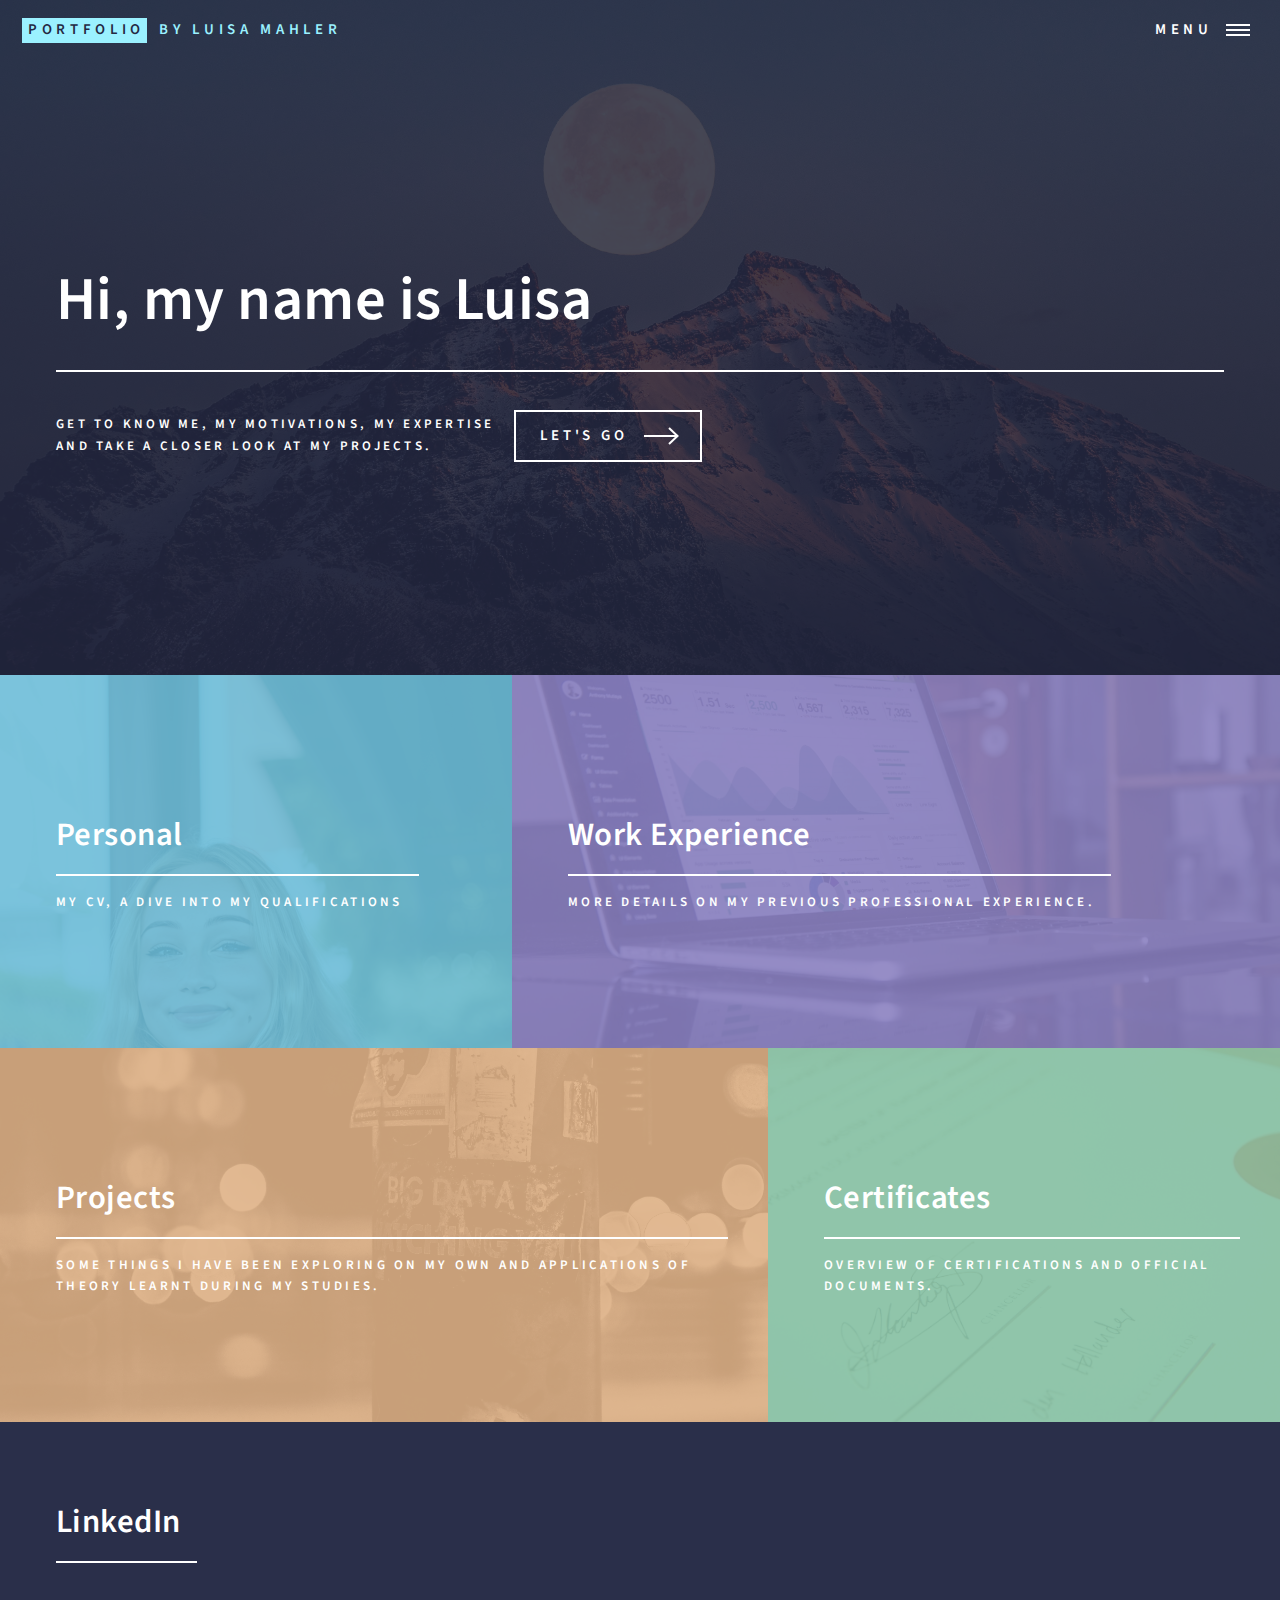
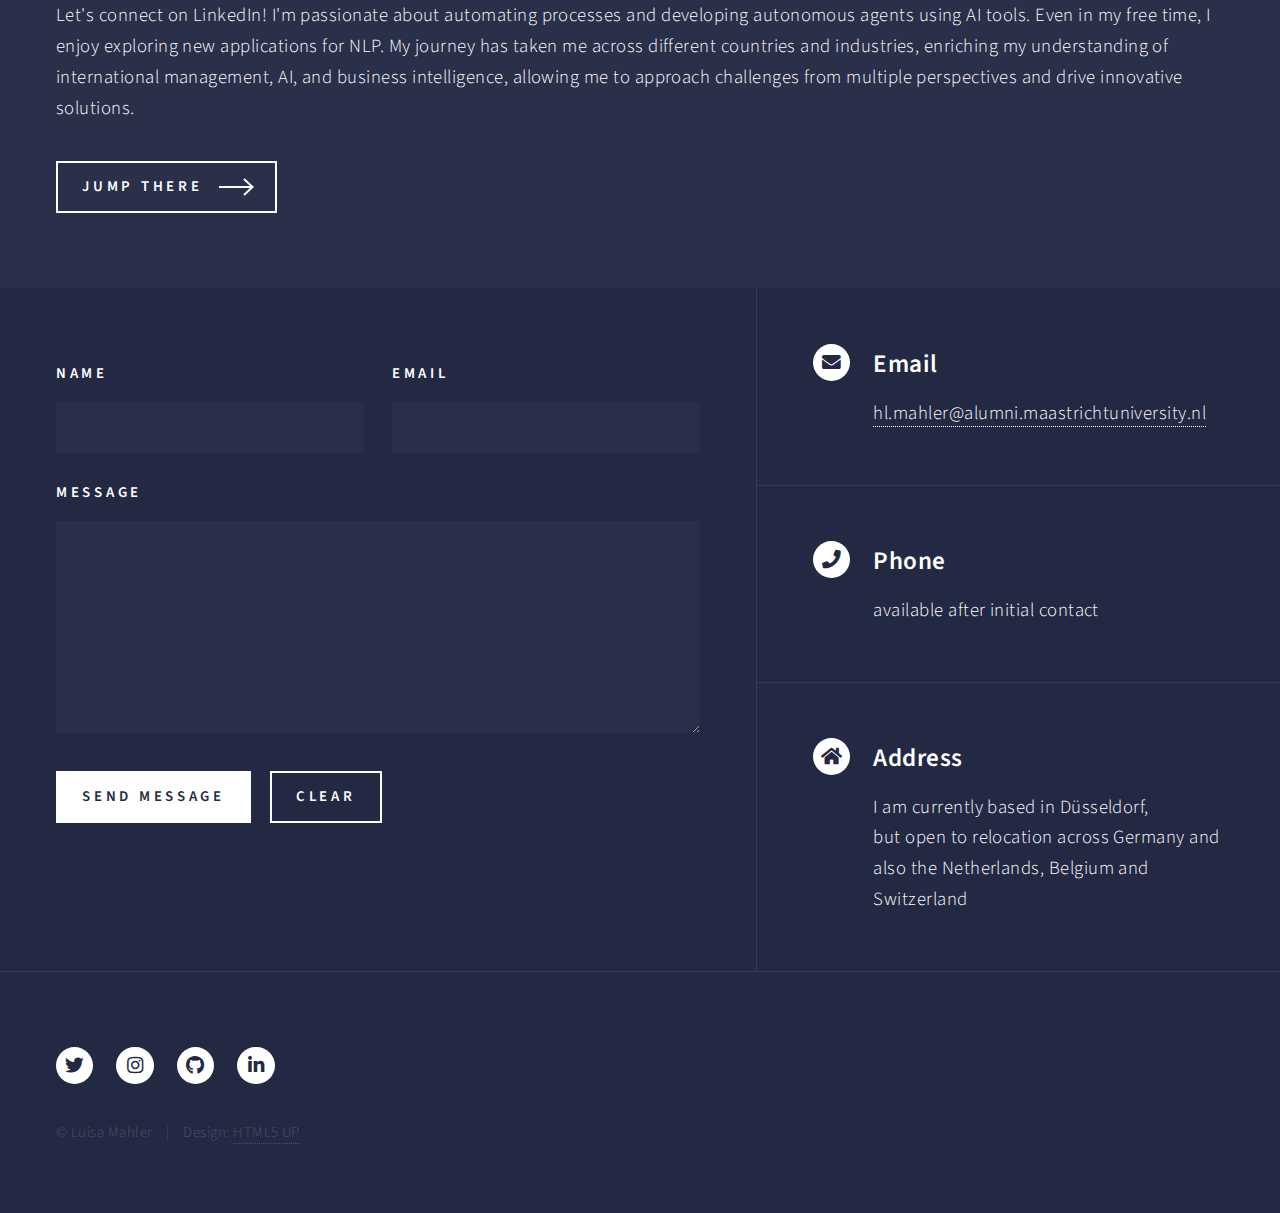
<file: index.html>
<!DOCTYPE HTML>
<!--
	Forty by HTML UP
	html5up.net | @ajlkn
	Free for personal and commercial use under the CCA 3.0 license (html5up.net/license)
-->
<html>
	<head>
		<title>Luisa's Portfolio</title>
		<meta charset="utf-8" />
		<meta name="viewport" content="width=device-width, initial-scale=1, user-scalable=no" />
		<link rel="stylesheet" href="assets/css/main.css" />
		<noscript><link rel="stylesheet" href="assets/css/noscript.css" /></noscript>
	</head>
	<body class="is-preload">

		<!-- Wrapper -->
			<div id="wrapper">

				<!-- Header -->
					<header id="header" class="alt">
						<a href="index.html" class="logo"><strong>Portfolio</strong> <span>by Luisa Mahler</span></a>
						<nav>
							<a href="#menu">Menu</a>
						</nav>
					</header>

				<!-- Menu -->
					<nav id="menu">
						<ul class="links">
							<li><a href="index.html">Home</a></li>
							<li><a href="personal.html">Personal</a></li>
							<li><a href="experience.html">Work Experience</a></li>
							<li><a href="projects.html">Projects</a></li>
							<li><a href="blog.html">Blog</a></li>
						</ul>
						<ul class="actions stacked">
							<li><a href="#one" class="button primary fit">Let's Go</a></li>
							<li><a href="#" class="button fit">Close</a></li>
						</ul>
					</nav>

				<!-- Banner -->
					<section id="banner" class="major">
						<div class="inner">
							<header class="major">
								<h1>Hi, my name is Luisa</h1>
							</header>
							<div class="content">
								<p>Get to know me, my motivations, my expertise<br />
								and take a closer look at my projects.</p>
								<ul class="actions">
									<li><a href="#one" class="button next scrolly">Let's Go</a></li>
								</ul>
							</div>
						</div>
					</section>

				<!-- Main -->
					<div id="main">

						<!-- One -->
							<section id="one" class="tiles">
								<article>
									<span class="image">
										<img src="images/me1.png" alt="" />
									</span>
									<header class="major">
										<h3><a href="generic.html" class="link">Personal</a></h3>
										<p>My CV, a dive into my qualifications</p>
									</header>
								</article>
								<article>
									<span class="image">
										<img src="images/computer2-unsplash.jpg" alt="" />
									</span>
									<header class="major">
										<h3><a href="experience.html" class="link">Work Experience</a></h3>
										<p>More details on my previous professional experience.</p>
									</header>
								</article>
								<article>
									<span class="image">
										<img src="images/big-data-column-unsplash.jpg" alt="" />
									</span>
									<header class="major">
										<h3><a href="projects.html" class="link">Projects</a></h3>
										<p>Some things I have been exploring on my own and applications of theory learnt during my studies.</p>
									</header>
								</article>
								<article>
									<span class="image">
										<img src="images/certificates-unsplash.jpg" alt="" />
									</span>
									<header class="major">
										<h3><a href="certificates.html" class="link">Certificates</a></h3>
										<p>Overview of certifications and official documents.</p>
									</header>
								</article>
								<!--<article>
									<span class="image">
										<img src="images/skylinesydney.jpeg" alt="" />
									</span>
									<header class="major">
										<h3><a href="blog.html" class="link">Blog</a></h3>
										<p>TBD: My travel blog,  not linked yet</p>
									</header>
								</article>-->
								<!-- <article>
									<span class="image">
										<img src="" alt="" />
									</span>
									<header class="major">
										<h3><a href="blog.html" class="link"></a></h3>
										<p></p>
									</header>
								</article>-->
							</section>

						<!-- Two -->
							<section id="two">
								<div class="inner">
									<header class="major">
										<h2>LinkedIn</h2>
									</header>
									<p>Let's connect on LinkedIn! I'm passionate about automating processes and developing autonomous agents using AI tools. Even in my free time, I enjoy exploring new applications for NLP. My journey has taken me across different countries and industries, enriching my understanding of international management, AI, and business intelligence, allowing me to approach challenges from multiple perspectives and drive innovative solutions.</p>
									<ul class="actions">
										<li><a href="https://www.linkedin.com/in/luisamahler/" class="button next">Jump There</a></li>
									</ul>
								</div>
							</section>

					</div>

				<!-- Contact -->
					<section id="contact">
						<div class="inner">
							<section>
								<form method="post" action="#">
									<div class="fields">
										<div class="field half">
											<label for="name">Name</label>
											<input type="text" name="name" id="name" />
										</div>
										<div class="field half">
											<label for="email">Email</label>
											<input type="text" name="email" id="email" />
										</div>
										<div class="field">
											<label for="message">Message</label>
											<textarea name="message" id="message" rows="6"></textarea>
										</div>
									</div>
									<ul class="actions">
										<li><input type="submit" value="Send Message" class="primary" /></li>
										<li><input type="reset" value="Clear" /></li>
									</ul>
								</form>
							</section>
							<section class="split">
								<section>
									<div class="contact-method">
										<span class="icon solid alt fa-envelope"></span>
										<h3>Email</h3>
										<a href="#">hl.mahler@alumni.maastrichtuniversity.nl</a>
									</div>
								</section>
								<section>
									<div class="contact-method">
										<span class="icon solid alt fa-phone"></span>
										<h3>Phone</h3>
										<span>available after initial contact</span>
									</div>
								</section>
								<section>
									<div class="contact-method">
										<span class="icon solid alt fa-home"></span>
										<h3>Address</h3>
										<span>I am currently based in Düsseldorf,<br />
										but open to relocation across Germany and<br />
										also the Netherlands, Belgium and Switzerland</span>
									</div>
								</section>
							</section>
						</div>
					</section>

				<!-- Footer -->
					<footer id="footer">
						<div class="inner">
							<ul class="icons">
								<li><a href="https://x.com/luisaamlr" class="icon brands alt fa-twitter"><span class="label">Twitter</span></a></li>
								<li><a href="https://www.instagram.com/luisamlr/" class="icon brands alt fa-instagram"><span class="label">Instagram</span></a></li>
								<li><a href="https://github.com/luisamlr" class="icon brands alt fa-github"><span class="label">GitHub</span></a></li>
								<li><a href="https://www.linkedin.com/in/luisamahler/" class="icon brands alt fa-linkedin-in"><span class="label">LinkedIn</span></a></li>
							</ul>
							<ul class="copyright">
								<li>&copy; Luisa Mahler</li><li>Design: <a href="https://html5up.net">HTML5 UP</a></li>
							</ul>
						</div>
					</footer>

			</div>

		<!-- Scripts -->
			<script src="assets/js/jquery.min.js"></script>
			<script src="assets/js/jquery.scrolly.min.js"></script>
			<script src="assets/js/jquery.scrollex.min.js"></script>
			<script src="assets/js/browser.min.js"></script>
			<script src="assets/js/breakpoints.min.js"></script>
			<script src="assets/js/util.js"></script>
			<script src="assets/js/main.js"></script>

	</body>
</html>
</file>
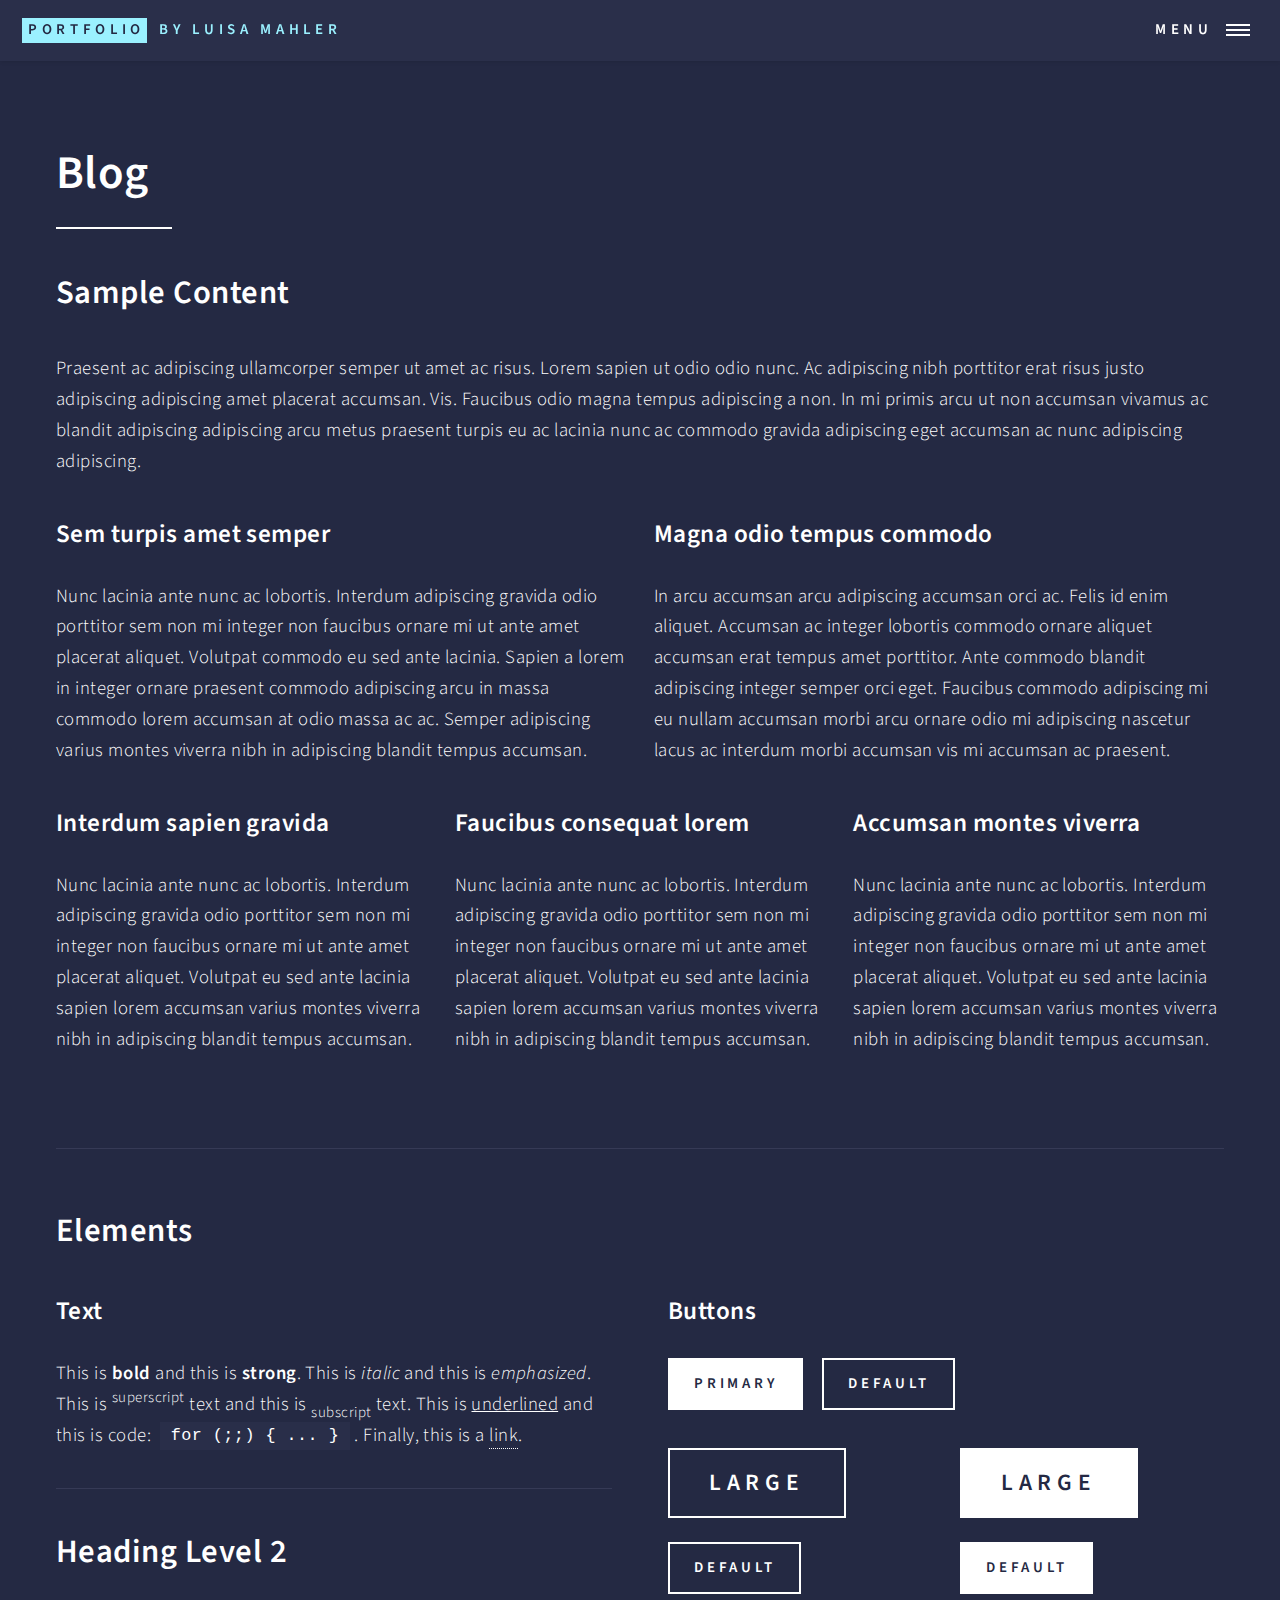
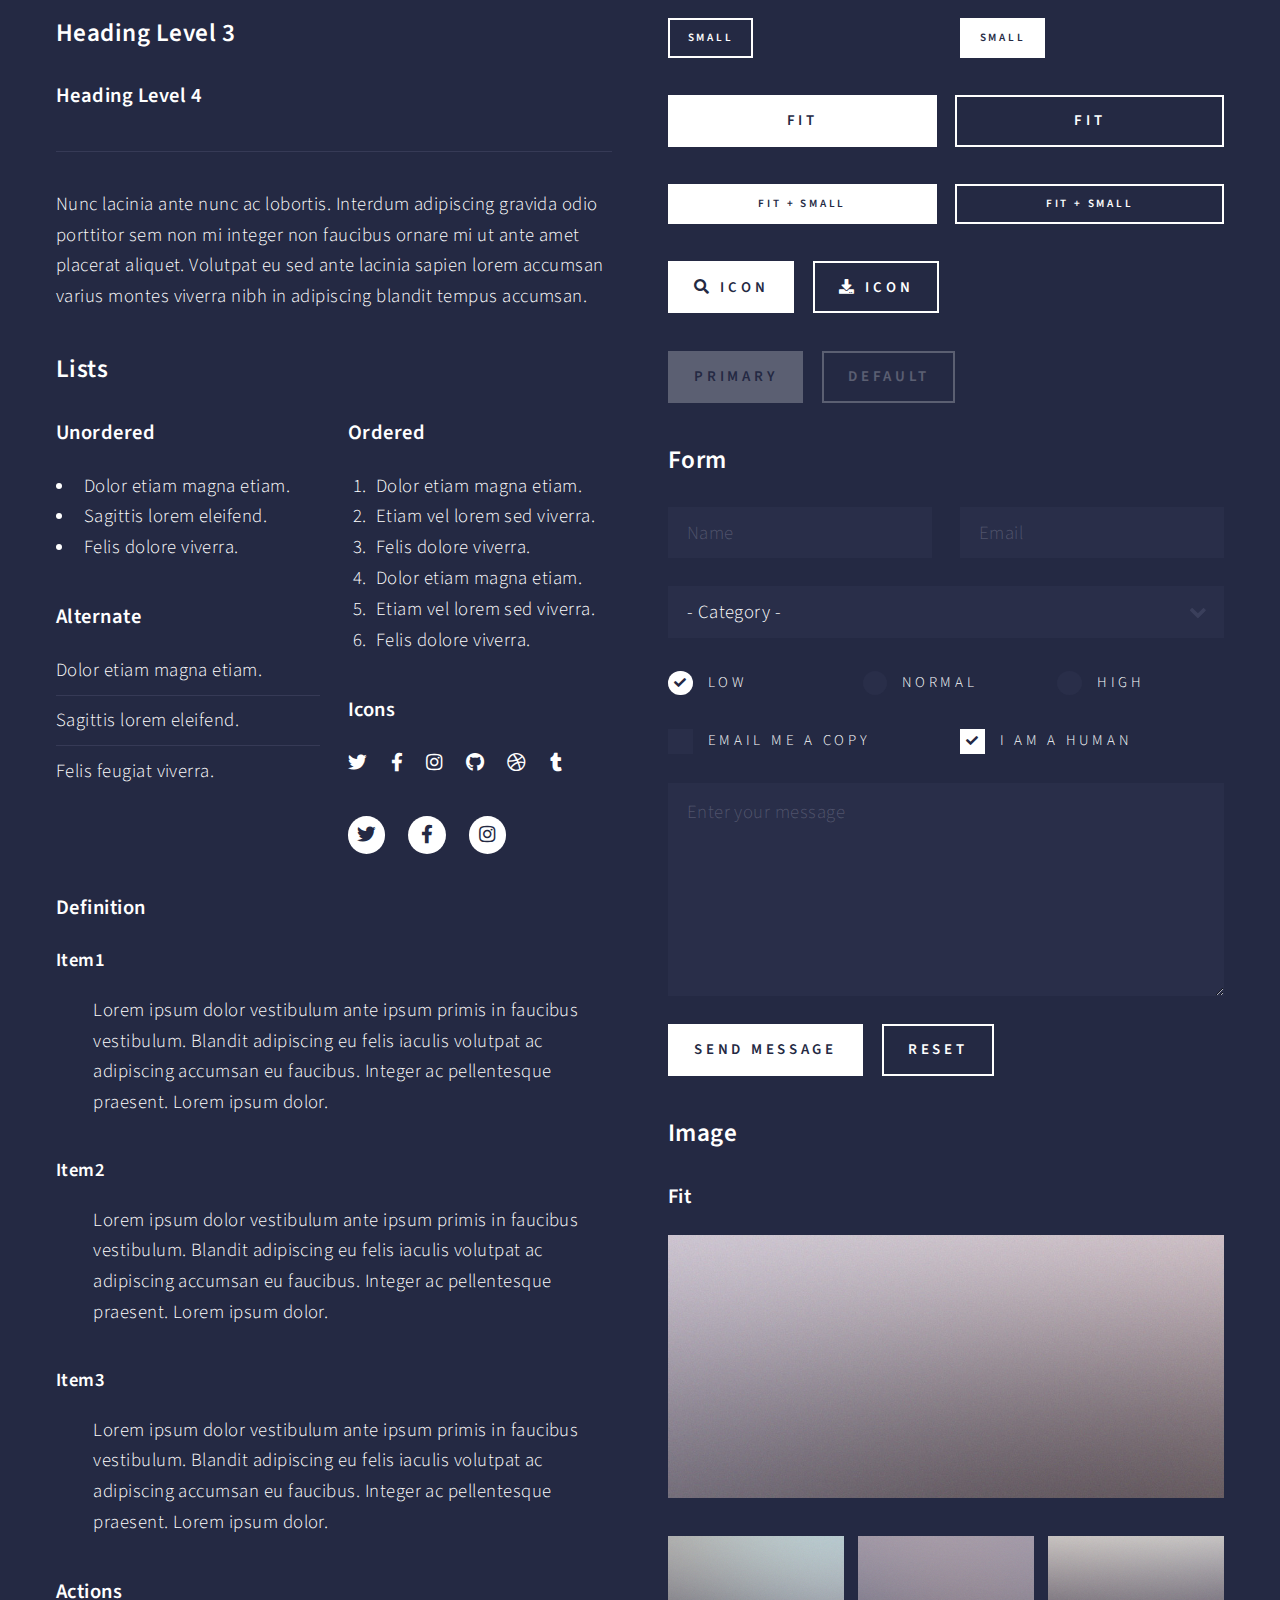
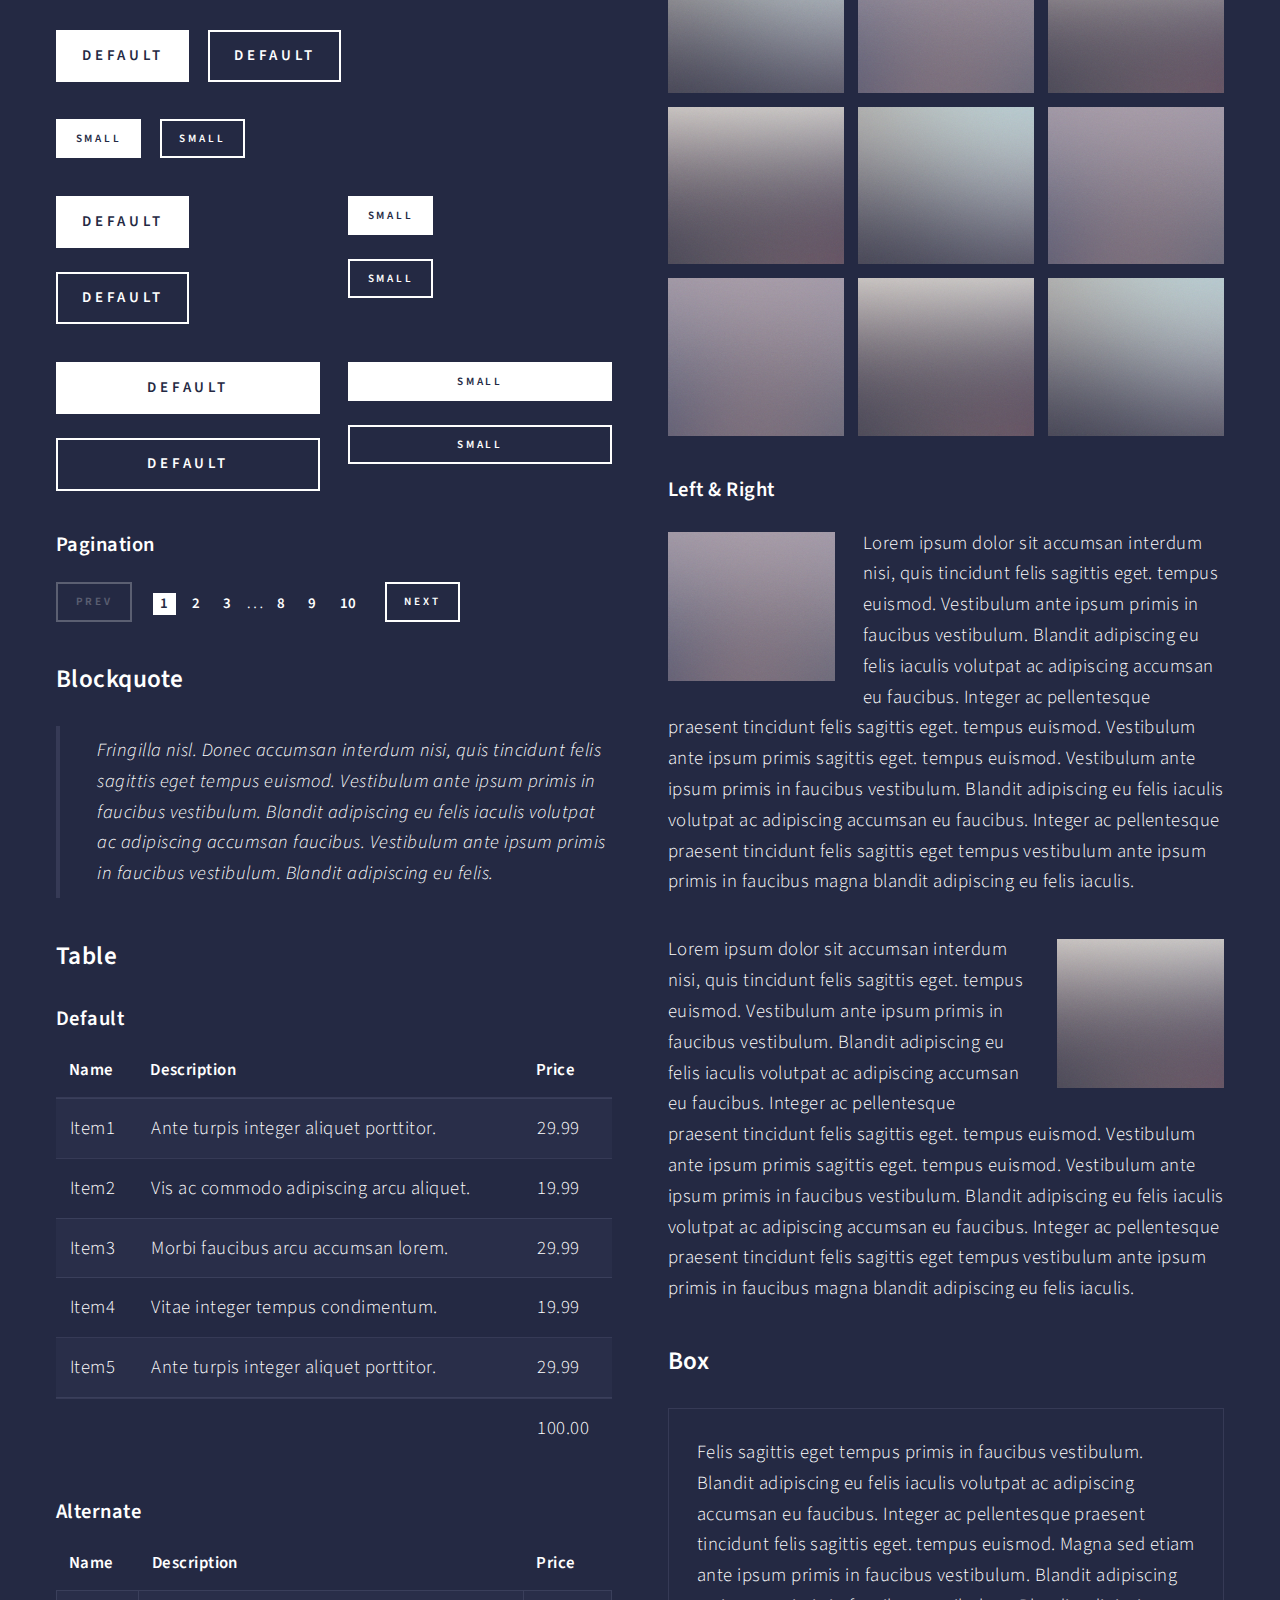
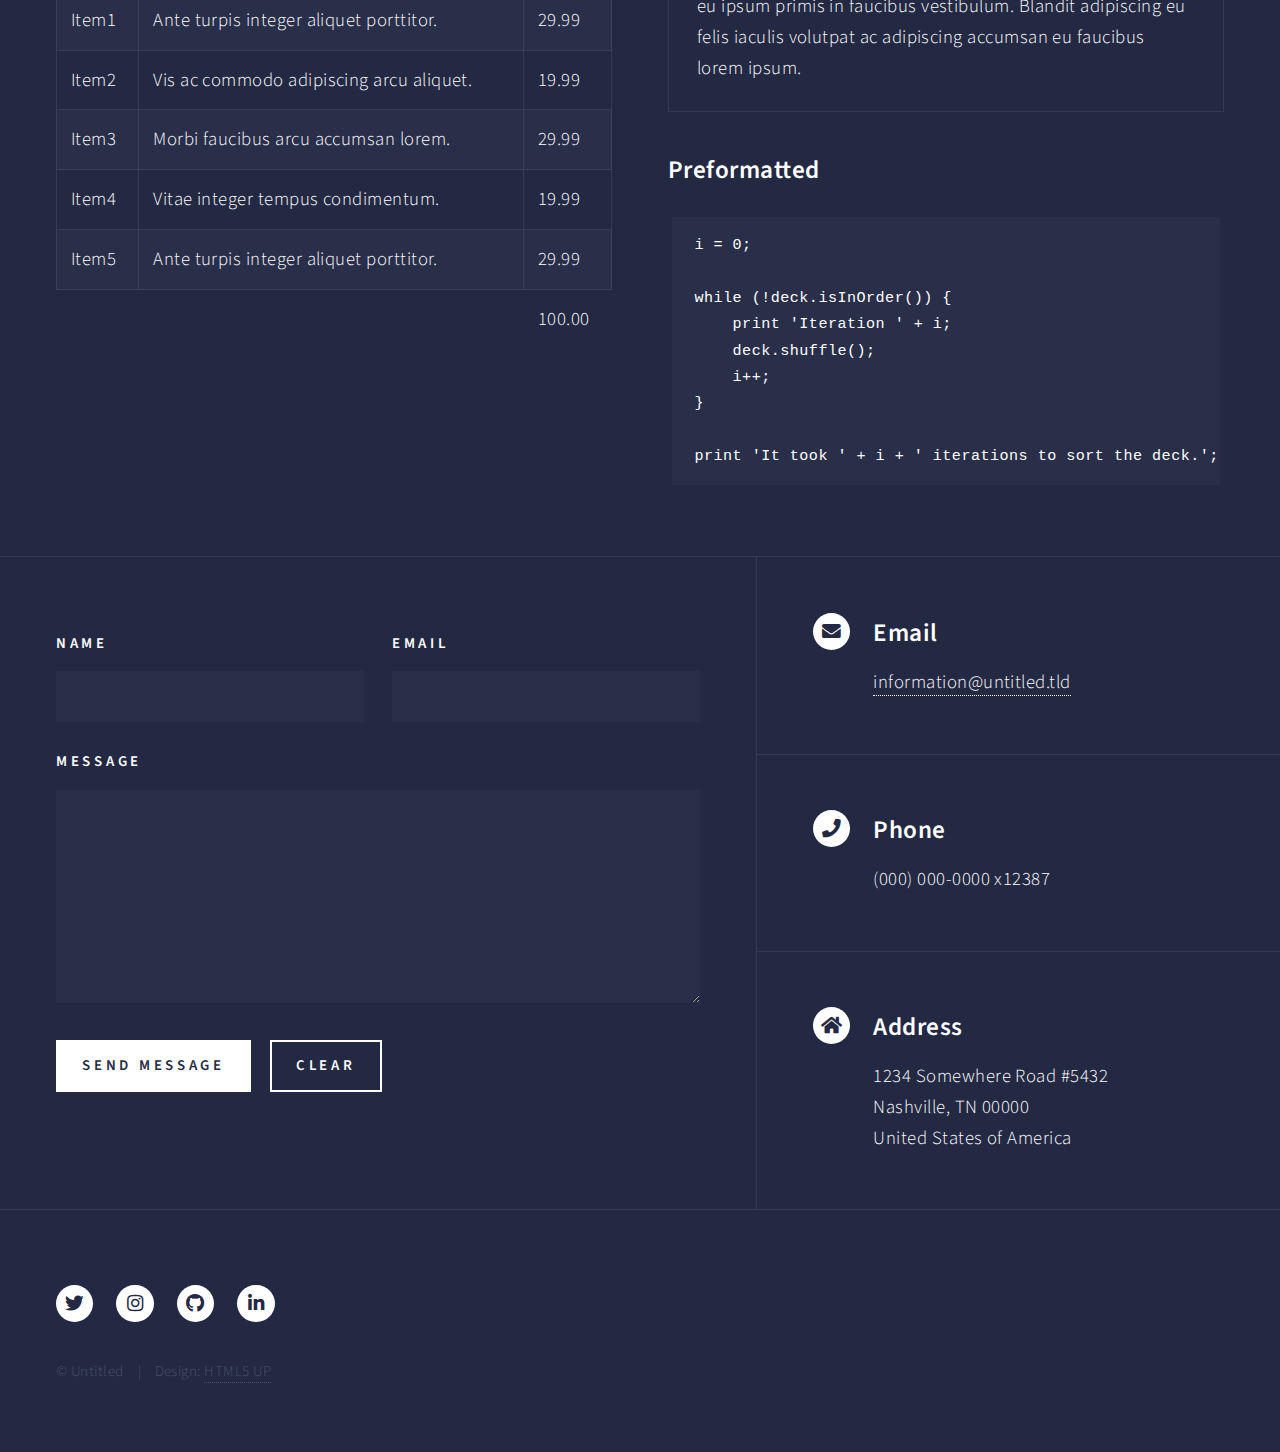
<file: blog.html>
<!DOCTYPE HTML>
<!--
	Portfolio by Luisa Mahler
	html5up.net | @ajlkn
	Free for personal and commercial use under the CCA 3.0 license (html5up.net/license)
-->
<html>
	<head>
		<title>Blog</title>
		<meta charset="utf-8" />
		<meta name="viewport" content="width=device-width, initial-scale=1, user-scalable=no" />
		<link rel="stylesheet" href="assets/css/main.css" />
		<noscript><link rel="stylesheet" href="assets/css/noscript.css" /></noscript>
	</head>
	<body class="is-preload">

		<!-- Wrapper -->
			<div id="wrapper">

				<!-- Header -->
					<header id="header">
						<a href="index.html" class="logo"><strong>Portfolio</strong> <span>by Luisa Mahler</span></a>
						<nav>
							<a href="#menu">Menu</a>
						</nav>
					</header>

				<!-- Menu -->
					<nav id="menu">
						<ul class="links">
							<li><a href="index.html">Home</a></li>
							<li><a href="personal.html">Personal</a></li>
							<li><a href="experience.html">Work Experience</a></li>
							<li><a href="projects.html">Projects</a></li>
							<li><a href="blog.html">Blog</a></li>
						</ul>
						<ul class="actions stacked">
							<li><a href="#one" class="button primary fit">Let's Go</a></li>
							<li><a href="#" class="button fit">Close</a></li>
						</ul>
					</nav>

				<!-- Main -->
					<div id="main" class="alt">

						<!-- One -->
							<section id="one">
								<div class="inner">
									<header class="major">
										<h1>Blog</h1>
									</header>

									<!-- Content -->
										<h2 id="content">Sample Content</h2>
										<p>Praesent ac adipiscing ullamcorper semper ut amet ac risus. Lorem sapien ut odio odio nunc. Ac adipiscing nibh porttitor erat risus justo adipiscing adipiscing amet placerat accumsan. Vis. Faucibus odio magna tempus adipiscing a non. In mi primis arcu ut non accumsan vivamus ac blandit adipiscing adipiscing arcu metus praesent turpis eu ac lacinia nunc ac commodo gravida adipiscing eget accumsan ac nunc adipiscing adipiscing.</p>
										<div class="row">
											<div class="col-6 col-12-small">
												<h3>Sem turpis amet semper</h3>
												<p>Nunc lacinia ante nunc ac lobortis. Interdum adipiscing gravida odio porttitor sem non mi integer non faucibus ornare mi ut ante amet placerat aliquet. Volutpat commodo eu sed ante lacinia. Sapien a lorem in integer ornare praesent commodo adipiscing arcu in massa commodo lorem accumsan at odio massa ac ac. Semper adipiscing varius montes viverra nibh in adipiscing blandit tempus accumsan.</p>
											</div>
											<div class="col-6 col-12-small">
												<h3>Magna odio tempus commodo</h3>
												<p>In arcu accumsan arcu adipiscing accumsan orci ac. Felis id enim aliquet. Accumsan ac integer lobortis commodo ornare aliquet accumsan erat tempus amet porttitor. Ante commodo blandit adipiscing integer semper orci eget. Faucibus commodo adipiscing mi eu nullam accumsan morbi arcu ornare odio mi adipiscing nascetur lacus ac interdum morbi accumsan vis mi accumsan ac praesent.</p>
											</div>
											<!-- Break -->
											<div class="col-4 col-12-medium">
												<h3>Interdum sapien gravida</h3>
												<p>Nunc lacinia ante nunc ac lobortis. Interdum adipiscing gravida odio porttitor sem non mi integer non faucibus ornare mi ut ante amet placerat aliquet. Volutpat eu sed ante lacinia sapien lorem accumsan varius montes viverra nibh in adipiscing blandit tempus accumsan.</p>
											</div>
											<div class="col-4 col-12-medium">
												<h3>Faucibus consequat lorem</h3>
												<p>Nunc lacinia ante nunc ac lobortis. Interdum adipiscing gravida odio porttitor sem non mi integer non faucibus ornare mi ut ante amet placerat aliquet. Volutpat eu sed ante lacinia sapien lorem accumsan varius montes viverra nibh in adipiscing blandit tempus accumsan.</p>
											</div>
											<div class="col-4 col-12-medium">
												<h3>Accumsan montes viverra</h3>
												<p>Nunc lacinia ante nunc ac lobortis. Interdum adipiscing gravida odio porttitor sem non mi integer non faucibus ornare mi ut ante amet placerat aliquet. Volutpat eu sed ante lacinia sapien lorem accumsan varius montes viverra nibh in adipiscing blandit tempus accumsan.</p>
											</div>
										</div>

									<hr class="major" />

									<!-- Elements -->
										<h2 id="elements">Elements</h2>
										<div class="row gtr-200">
											<div class="col-6 col-12-medium">

												<!-- Text stuff -->
													<h3>Text</h3>
													<p>This is <b>bold</b> and this is <strong>strong</strong>. This is <i>italic</i> and this is <em>emphasized</em>.
													This is <sup>superscript</sup> text and this is <sub>subscript</sub> text.
													This is <u>underlined</u> and this is code: <code>for (;;) { ... }</code>.
													Finally, this is a <a href="#">link</a>.</p>
													<hr />
													<h2>Heading Level 2</h2>
													<h3>Heading Level 3</h3>
													<h4>Heading Level 4</h4>
													<hr />
													<p>Nunc lacinia ante nunc ac lobortis. Interdum adipiscing gravida odio porttitor sem non mi integer non faucibus ornare mi ut ante amet placerat aliquet. Volutpat eu sed ante lacinia sapien lorem accumsan varius montes viverra nibh in adipiscing blandit tempus accumsan.</p>

												<!-- Lists -->
													<h3>Lists</h3>
													<div class="row">
														<div class="col-6 col-12-small">

															<h4>Unordered</h4>
															<ul>
																<li>Dolor etiam magna etiam.</li>
																<li>Sagittis lorem eleifend.</li>
																<li>Felis dolore viverra.</li>
															</ul>

															<h4>Alternate</h4>
															<ul class="alt">
																<li>Dolor etiam magna etiam.</li>
																<li>Sagittis lorem eleifend.</li>
																<li>Felis feugiat viverra.</li>
															</ul>

														</div>
														<div class="col-6 col-12-small">

															<h4>Ordered</h4>
															<ol>
																<li>Dolor etiam magna etiam.</li>
																<li>Etiam vel lorem sed viverra.</li>
																<li>Felis dolore viverra.</li>
																<li>Dolor etiam magna etiam.</li>
																<li>Etiam vel lorem sed viverra.</li>
																<li>Felis dolore viverra.</li>
															</ol>

															<h4>Icons</h4>
															<ul class="icons">
																<li><a href="#" class="icon brands fa-twitter"><span class="label">Twitter</span></a></li>
																<li><a href="#" class="icon brands fa-facebook-f"><span class="label">Facebook</span></a></li>
																<li><a href="#" class="icon brands fa-instagram"><span class="label">Instagram</span></a></li>
																<li><a href="#" class="icon brands fa-github"><span class="label">Github</span></a></li>
																<li><a href="#" class="icon brands fa-dribbble"><span class="label">Dribbble</span></a></li>
																<li><a href="#" class="icon brands fa-tumblr"><span class="label">Tumblr</span></a></li>
															</ul>
															<ul class="icons">
																<li><a href="#" class="icon brands alt fa-twitter"><span class="label">Twitter</span></a></li>
																<li><a href="#" class="icon brands alt fa-facebook-f"><span class="label">Facebook</span></a></li>
																<li><a href="#" class="icon brands alt fa-instagram"><span class="label">Instagram</span></a></li>
															</ul>

														</div>
													</div>
													<h4>Definition</h4>
													<dl>
														<dt>Item1</dt>
														<dd>
															<p>Lorem ipsum dolor vestibulum ante ipsum primis in faucibus vestibulum. Blandit adipiscing eu felis iaculis volutpat ac adipiscing accumsan eu faucibus. Integer ac pellentesque praesent. Lorem ipsum dolor.</p>
														</dd>
														<dt>Item2</dt>
														<dd>
															<p>Lorem ipsum dolor vestibulum ante ipsum primis in faucibus vestibulum. Blandit adipiscing eu felis iaculis volutpat ac adipiscing accumsan eu faucibus. Integer ac pellentesque praesent. Lorem ipsum dolor.</p>
														</dd>
														<dt>Item3</dt>
														<dd>
															<p>Lorem ipsum dolor vestibulum ante ipsum primis in faucibus vestibulum. Blandit adipiscing eu felis iaculis volutpat ac adipiscing accumsan eu faucibus. Integer ac pellentesque praesent. Lorem ipsum dolor.</p>
														</dd>
													</dl>

													<h4>Actions</h4>
													<ul class="actions">
														<li><a href="#" class="button primary">Default</a></li>
														<li><a href="#" class="button">Default</a></li>
													</ul>
													<ul class="actions small">
														<li><a href="#" class="button primary small">Small</a></li>
														<li><a href="#" class="button small">Small</a></li>
													</ul>
													<div class="row">
														<div class="col-6 col-12-small">
															<ul class="actions stacked">
																<li><a href="#" class="button primary">Default</a></li>
																<li><a href="#" class="button">Default</a></li>
															</ul>
														</div>
														<div class="col-6 col-12-small">
															<ul class="actions stacked">
																<li><a href="#" class="button primary small">Small</a></li>
																<li><a href="#" class="button small">Small</a></li>
															</ul>
														</div>
														<div class="col-6 col-12-small">
															<ul class="actions stacked">
																<li><a href="#" class="button primary fit">Default</a></li>
																<li><a href="#" class="button fit">Default</a></li>
															</ul>
														</div>
														<div class="col-6 col-12-small">
															<ul class="actions stacked">
																<li><a href="#" class="button primary small fit">Small</a></li>
																<li><a href="#" class="button small fit">Small</a></li>
															</ul>
														</div>
													</div>

													<h4>Pagination</h4>
													<ul class="pagination">
														<li><span class="button small disabled">Prev</span></li>
														<li><a href="#" class="page active">1</a></li>
														<li><a href="#" class="page">2</a></li>
														<li><a href="#" class="page">3</a></li>
														<li><span>&hellip;</span></li>
														<li><a href="#" class="page">8</a></li>
														<li><a href="#" class="page">9</a></li>
														<li><a href="#" class="page">10</a></li>
														<li><a href="#" class="button small">Next</a></li>
													</ul>

												<!-- Blockquote -->
													<h3>Blockquote</h3>
													<blockquote>Fringilla nisl. Donec accumsan interdum nisi, quis tincidunt felis sagittis eget tempus euismod. Vestibulum ante ipsum primis in faucibus vestibulum. Blandit adipiscing eu felis iaculis volutpat ac adipiscing accumsan faucibus. Vestibulum ante ipsum primis in faucibus vestibulum. Blandit adipiscing eu felis.</blockquote>

												<!-- Table -->
													<h3>Table</h3>

													<h4>Default</h4>
													<div class="table-wrapper">
														<table>
															<thead>
																<tr>
																	<th>Name</th>
																	<th>Description</th>
																	<th>Price</th>
																</tr>
															</thead>
															<tbody>
																<tr>
																	<td>Item1</td>
																	<td>Ante turpis integer aliquet porttitor.</td>
																	<td>29.99</td>
																</tr>
																<tr>
																	<td>Item2</td>
																	<td>Vis ac commodo adipiscing arcu aliquet.</td>
																	<td>19.99</td>
																</tr>
																<tr>
																	<td>Item3</td>
																	<td> Morbi faucibus arcu accumsan lorem.</td>
																	<td>29.99</td>
																</tr>
																<tr>
																	<td>Item4</td>
																	<td>Vitae integer tempus condimentum.</td>
																	<td>19.99</td>
																</tr>
																<tr>
																	<td>Item5</td>
																	<td>Ante turpis integer aliquet porttitor.</td>
																	<td>29.99</td>
																</tr>
															</tbody>
															<tfoot>
																<tr>
																	<td colspan="2"></td>
																	<td>100.00</td>
																</tr>
															</tfoot>
														</table>
													</div>

													<h4>Alternate</h4>
													<div class="table-wrapper">
														<table class="alt">
															<thead>
																<tr>
																	<th>Name</th>
																	<th>Description</th>
																	<th>Price</th>
																</tr>
															</thead>
															<tbody>
																<tr>
																	<td>Item1</td>
																	<td>Ante turpis integer aliquet porttitor.</td>
																	<td>29.99</td>
																</tr>
																<tr>
																	<td>Item2</td>
																	<td>Vis ac commodo adipiscing arcu aliquet.</td>
																	<td>19.99</td>
																</tr>
																<tr>
																	<td>Item3</td>
																	<td> Morbi faucibus arcu accumsan lorem.</td>
																	<td>29.99</td>
																</tr>
																<tr>
																	<td>Item4</td>
																	<td>Vitae integer tempus condimentum.</td>
																	<td>19.99</td>
																</tr>
																<tr>
																	<td>Item5</td>
																	<td>Ante turpis integer aliquet porttitor.</td>
																	<td>29.99</td>
																</tr>
															</tbody>
															<tfoot>
																<tr>
																	<td colspan="2"></td>
																	<td>100.00</td>
																</tr>
															</tfoot>
														</table>
													</div>

											</div>
											<div class="col-6 col-12-medium">

												<!-- Buttons -->
													<h3>Buttons</h3>
													<ul class="actions">
														<li><a href="#" class="button primary">Primary</a></li>
														<li><a href="#" class="button">Default</a></li>
													</ul>
													<div class="row">
														<div class="col-6 col-12-xsmall">
															<ul class="actions stacked">
																<li><a href="#" class="button large">Large</a></li>
																<li><a href="#" class="button">Default</a></li>
																<li><a href="#" class="button small">Small</a></li>
															</ul>
														</div>
														<div class="col-6 col-12-xsmall">
															<ul class="actions stacked">
																<li><a href="#" class="button primary large">Large</a></li>
																<li><a href="#" class="button primary">Default</a></li>
																<li><a href="#" class="button primary small">Small</a></li>
															</ul>
														</div>
													</div>
													<ul class="actions fit">
														<li><a href="#" class="button primary fit">Fit</a></li>
														<li><a href="#" class="button fit">Fit</a></li>
													</ul>
													<ul class="actions fit small">
														<li><a href="#" class="button primary fit small">Fit + Small</a></li>
														<li><a href="#" class="button fit small">Fit + Small</a></li>
													</ul>
													<ul class="actions">
														<li><a href="#" class="button primary icon solid fa-search">Icon</a></li>
														<li><a href="#" class="button icon solid fa-download">Icon</a></li>
													</ul>
													<ul class="actions">
														<li><span class="button primary disabled">Primary</span></li>
														<li><span class="button disabled">Default</span></li>
													</ul>

												<!-- Form -->
													<h3>Form</h3>

													<form method="post" action="#">
														<div class="row gtr-uniform">
															<div class="col-6 col-12-xsmall">
																<input type="text" name="demo-name" id="demo-name" value="" placeholder="Name" />
															</div>
															<div class="col-6 col-12-xsmall">
																<input type="email" name="demo-email" id="demo-email" value="" placeholder="Email" />
															</div>
															<!-- Break -->
															<div class="col-12">
																<select name="demo-category" id="demo-category">
																	<option value="">- Category -</option>
																	<option value="1">Manufacturing</option>
																	<option value="1">Shipping</option>
																	<option value="1">Administration</option>
																	<option value="1">Human Resources</option>
																</select>
															</div>
															<!-- Break -->
															<div class="col-4 col-12-small">
																<input type="radio" id="demo-priority-low" name="demo-priority" checked>
																<label for="demo-priority-low">Low</label>
															</div>
															<div class="col-4 col-12-small">
																<input type="radio" id="demo-priority-normal" name="demo-priority">
																<label for="demo-priority-normal">Normal</label>
															</div>
															<div class="col-4 col-12-small">
																<input type="radio" id="demo-priority-high" name="demo-priority">
																<label for="demo-priority-high">High</label>
															</div>
															<!-- Break -->
															<div class="col-6 col-12-small">
																<input type="checkbox" id="demo-copy" name="demo-copy">
																<label for="demo-copy">Email me a copy</label>
															</div>
															<div class="col-6 col-12-small">
																<input type="checkbox" id="demo-human" name="demo-human" checked>
																<label for="demo-human">I am a human</label>
															</div>
															<!-- Break -->
															<div class="col-12">
																<textarea name="demo-message" id="demo-message" placeholder="Enter your message" rows="6"></textarea>
															</div>
															<!-- Break -->
															<div class="col-12">
																<ul class="actions">
																	<li><input type="submit" value="Send Message" class="primary" /></li>
																	<li><input type="reset" value="Reset" /></li>
																</ul>
															</div>
														</div>
													</form>

												<!-- Image -->
													<h3>Image</h3>

													<h4>Fit</h4>
													<span class="image fit"><img src="images/pic03.jpg" alt="" /></span>
													<div class="box alt">
														<div class="row gtr-50 gtr-uniform">
															<div class="col-4"><span class="image fit"><img src="images/pic08.jpg" alt="" /></span></div>
															<div class="col-4"><span class="image fit"><img src="images/pic09.jpg" alt="" /></span></div>
															<div class="col-4"><span class="image fit"><img src="images/pic10.jpg" alt="" /></span></div>
															<!-- Break -->
															<div class="col-4"><span class="image fit"><img src="images/pic10.jpg" alt="" /></span></div>
															<div class="col-4"><span class="image fit"><img src="images/pic08.jpg" alt="" /></span></div>
															<div class="col-4"><span class="image fit"><img src="images/pic09.jpg" alt="" /></span></div>
															<!-- Break -->
															<div class="col-4"><span class="image fit"><img src="images/pic09.jpg" alt="" /></span></div>
															<div class="col-4"><span class="image fit"><img src="images/pic10.jpg" alt="" /></span></div>
															<div class="col-4"><span class="image fit"><img src="images/pic08.jpg" alt="" /></span></div>
														</div>
													</div>

													<h4>Left &amp; Right</h4>
													<p><span class="image left"><img src="images/pic09.jpg" alt="" /></span>Lorem ipsum dolor sit accumsan interdum nisi, quis tincidunt felis sagittis eget. tempus euismod. Vestibulum ante ipsum primis in faucibus vestibulum. Blandit adipiscing eu felis iaculis volutpat ac adipiscing accumsan eu faucibus. Integer ac pellentesque praesent tincidunt felis sagittis eget. tempus euismod. Vestibulum ante ipsum primis sagittis eget. tempus euismod. Vestibulum ante ipsum primis in faucibus vestibulum. Blandit adipiscing eu felis iaculis volutpat ac adipiscing accumsan eu faucibus. Integer ac pellentesque praesent tincidunt felis sagittis eget tempus vestibulum ante ipsum primis in faucibus magna blandit adipiscing eu felis iaculis.</p>
													<p><span class="image right"><img src="images/pic10.jpg" alt="" /></span>Lorem ipsum dolor sit accumsan interdum nisi, quis tincidunt felis sagittis eget. tempus euismod. Vestibulum ante ipsum primis in faucibus vestibulum. Blandit adipiscing eu felis iaculis volutpat ac adipiscing accumsan eu faucibus. Integer ac pellentesque praesent tincidunt felis sagittis eget. tempus euismod. Vestibulum ante ipsum primis sagittis eget. tempus euismod. Vestibulum ante ipsum primis in faucibus vestibulum. Blandit adipiscing eu felis iaculis volutpat ac adipiscing accumsan eu faucibus. Integer ac pellentesque praesent tincidunt felis sagittis eget tempus vestibulum ante ipsum primis in faucibus magna blandit adipiscing eu felis iaculis.</p>

												<!-- Box -->
													<h3>Box</h3>
													<div class="box">
														<p>Felis sagittis eget tempus primis in faucibus vestibulum. Blandit adipiscing eu felis iaculis volutpat ac adipiscing accumsan eu faucibus. Integer ac pellentesque praesent tincidunt felis sagittis eget. tempus euismod. Magna sed etiam ante ipsum primis in faucibus vestibulum. Blandit adipiscing eu ipsum primis in faucibus vestibulum. Blandit adipiscing eu felis iaculis volutpat ac adipiscing accumsan eu faucibus lorem ipsum.</p>
													</div>

												<!-- Preformatted Code -->
													<h3>Preformatted</h3>
													<pre><code>i = 0;

while (!deck.isInOrder()) {
    print 'Iteration ' + i;
    deck.shuffle();
    i++;
}

print 'It took ' + i + ' iterations to sort the deck.';
</code></pre>

											</div>
										</div>

								</div>
							</section>

					</div>

				<!-- Contact -->
					<section id="contact">
						<div class="inner">
							<section>
								<form method="post" action="#">
									<div class="fields">
										<div class="field half">
											<label for="name">Name</label>
											<input type="text" name="name" id="name" />
										</div>
										<div class="field half">
											<label for="email">Email</label>
											<input type="text" name="email" id="email" />
										</div>
										<div class="field">
											<label for="message">Message</label>
											<textarea name="message" id="message" rows="6"></textarea>
										</div>
									</div>
									<ul class="actions">
										<li><input type="submit" value="Send Message" class="primary" /></li>
										<li><input type="reset" value="Clear" /></li>
									</ul>
								</form>
							</section>
							<section class="split">
								<section>
									<div class="contact-method">
										<span class="icon solid alt fa-envelope"></span>
										<h3>Email</h3>
										<a href="#">information@untitled.tld</a>
									</div>
								</section>
								<section>
									<div class="contact-method">
										<span class="icon solid alt fa-phone"></span>
										<h3>Phone</h3>
										<span>(000) 000-0000 x12387</span>
									</div>
								</section>
								<section>
									<div class="contact-method">
										<span class="icon solid alt fa-home"></span>
										<h3>Address</h3>
										<span>1234 Somewhere Road #5432<br />
										Nashville, TN 00000<br />
										United States of America</span>
									</div>
								</section>
							</section>
						</div>
					</section>

				<!-- Footer -->
					<footer id="footer">
						<div class="inner">
							<ul class="icons">
								<li><a href="#" class="icon brands alt fa-twitter"><span class="label">Twitter</span></a></li>
								<li><a href="#" class="icon brands alt fa-instagram"><span class="label">Instagram</span></a></li>
								<li><a href="#" class="icon brands alt fa-github"><span class="label">GitHub</span></a></li>
								<li><a href="#" class="icon brands alt fa-linkedin-in"><span class="label">LinkedIn</span></a></li>
							</ul>
							<ul class="copyright">
								<li>&copy; Untitled</li><li>Design: <a href="https://html5up.net">HTML5 UP</a></li>
							</ul>
						</div>
					</footer>

			</div>

		<!-- Scripts -->
			<script src="assets/js/jquery.min.js"></script>
			<script src="assets/js/jquery.scrolly.min.js"></script>
			<script src="assets/js/jquery.scrollex.min.js"></script>
			<script src="assets/js/browser.min.js"></script>
			<script src="assets/js/breakpoints.min.js"></script>
			<script src="assets/js/util.js"></script>
			<script src="assets/js/main.js"></script>

	</body>
</html>
</file>
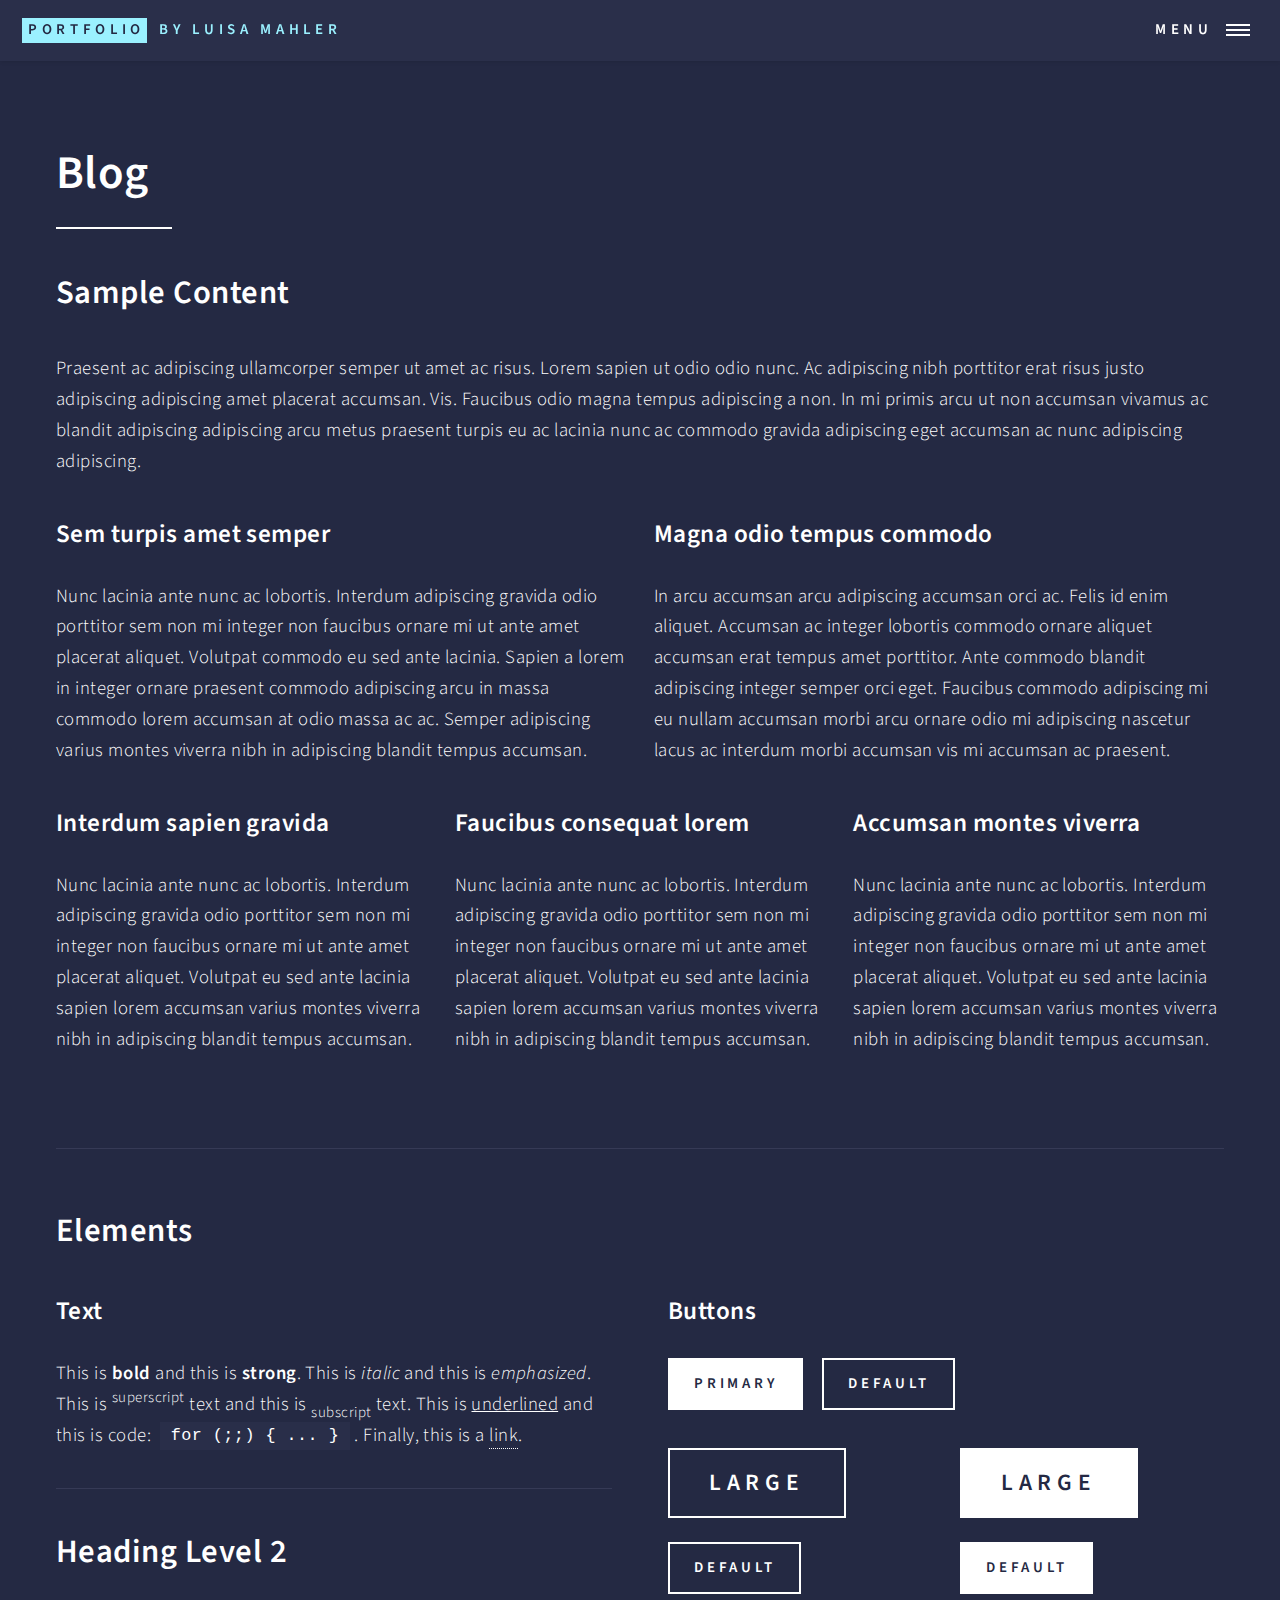
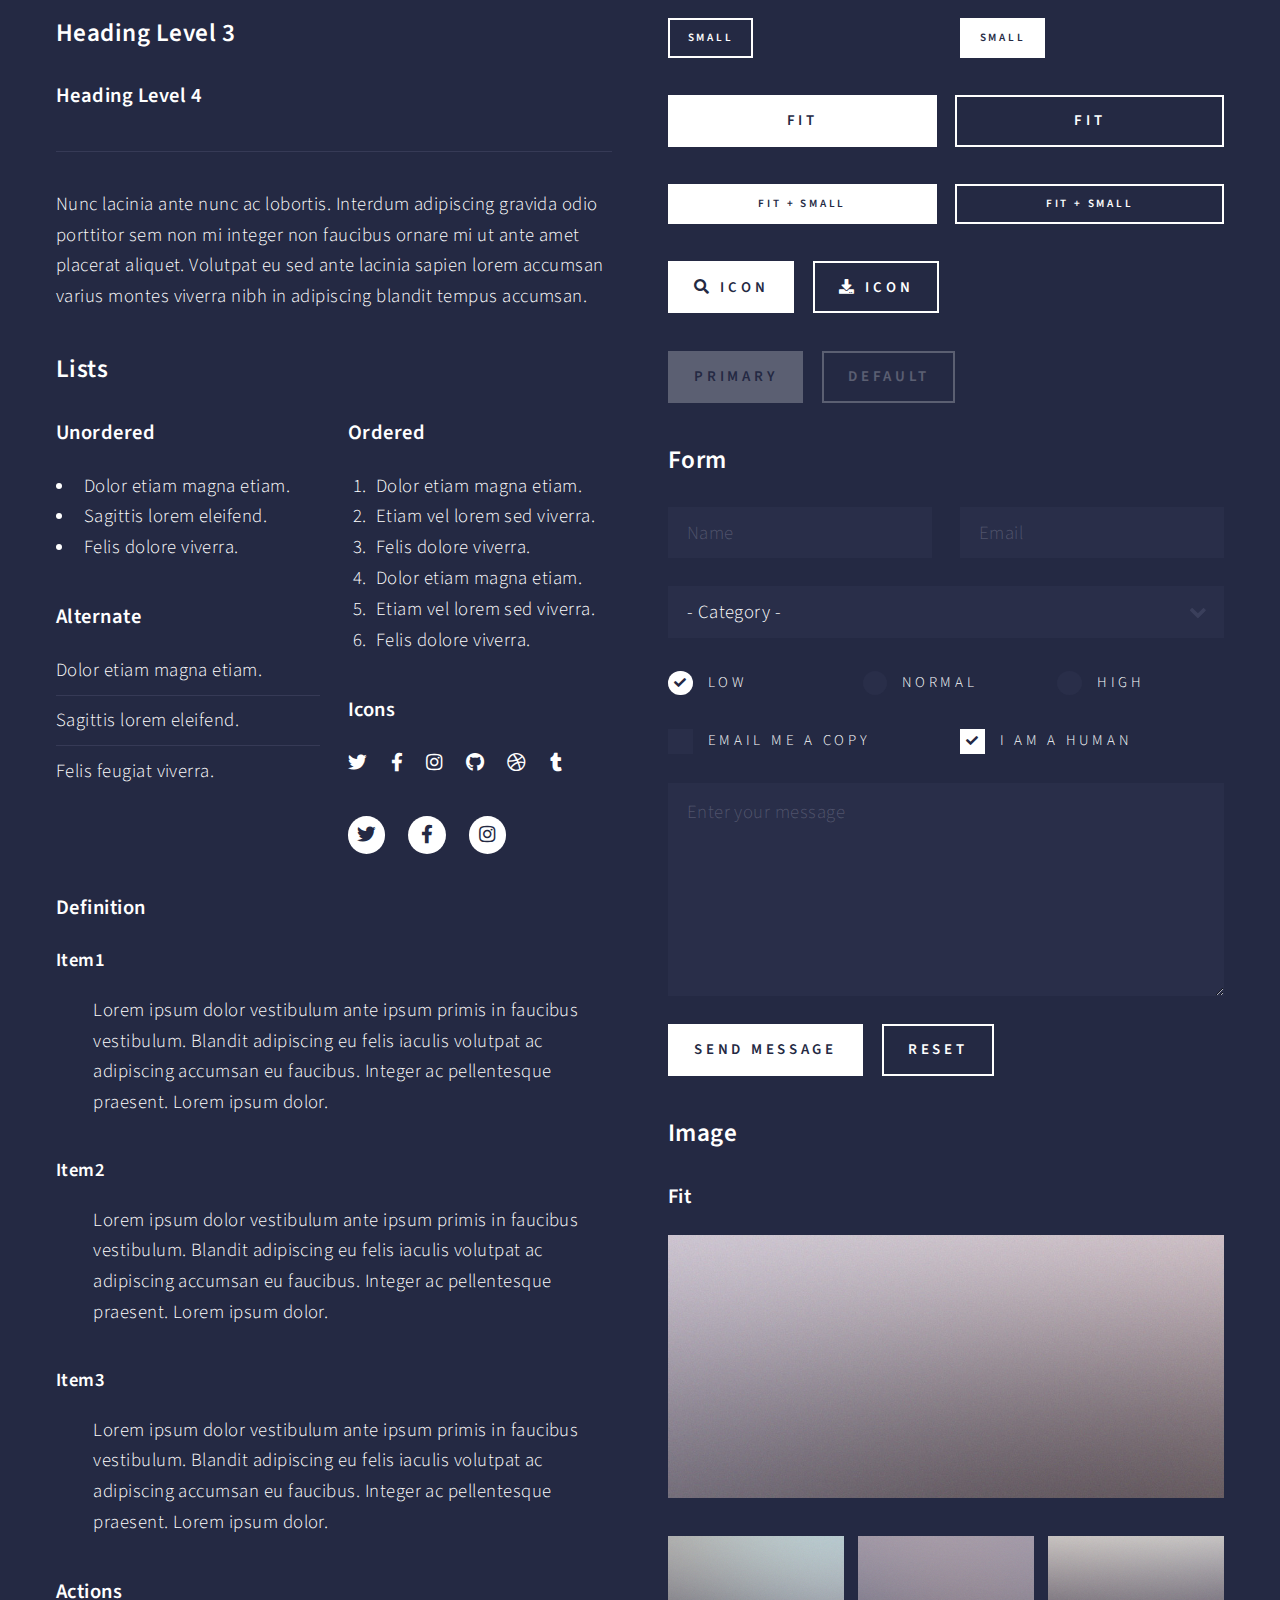
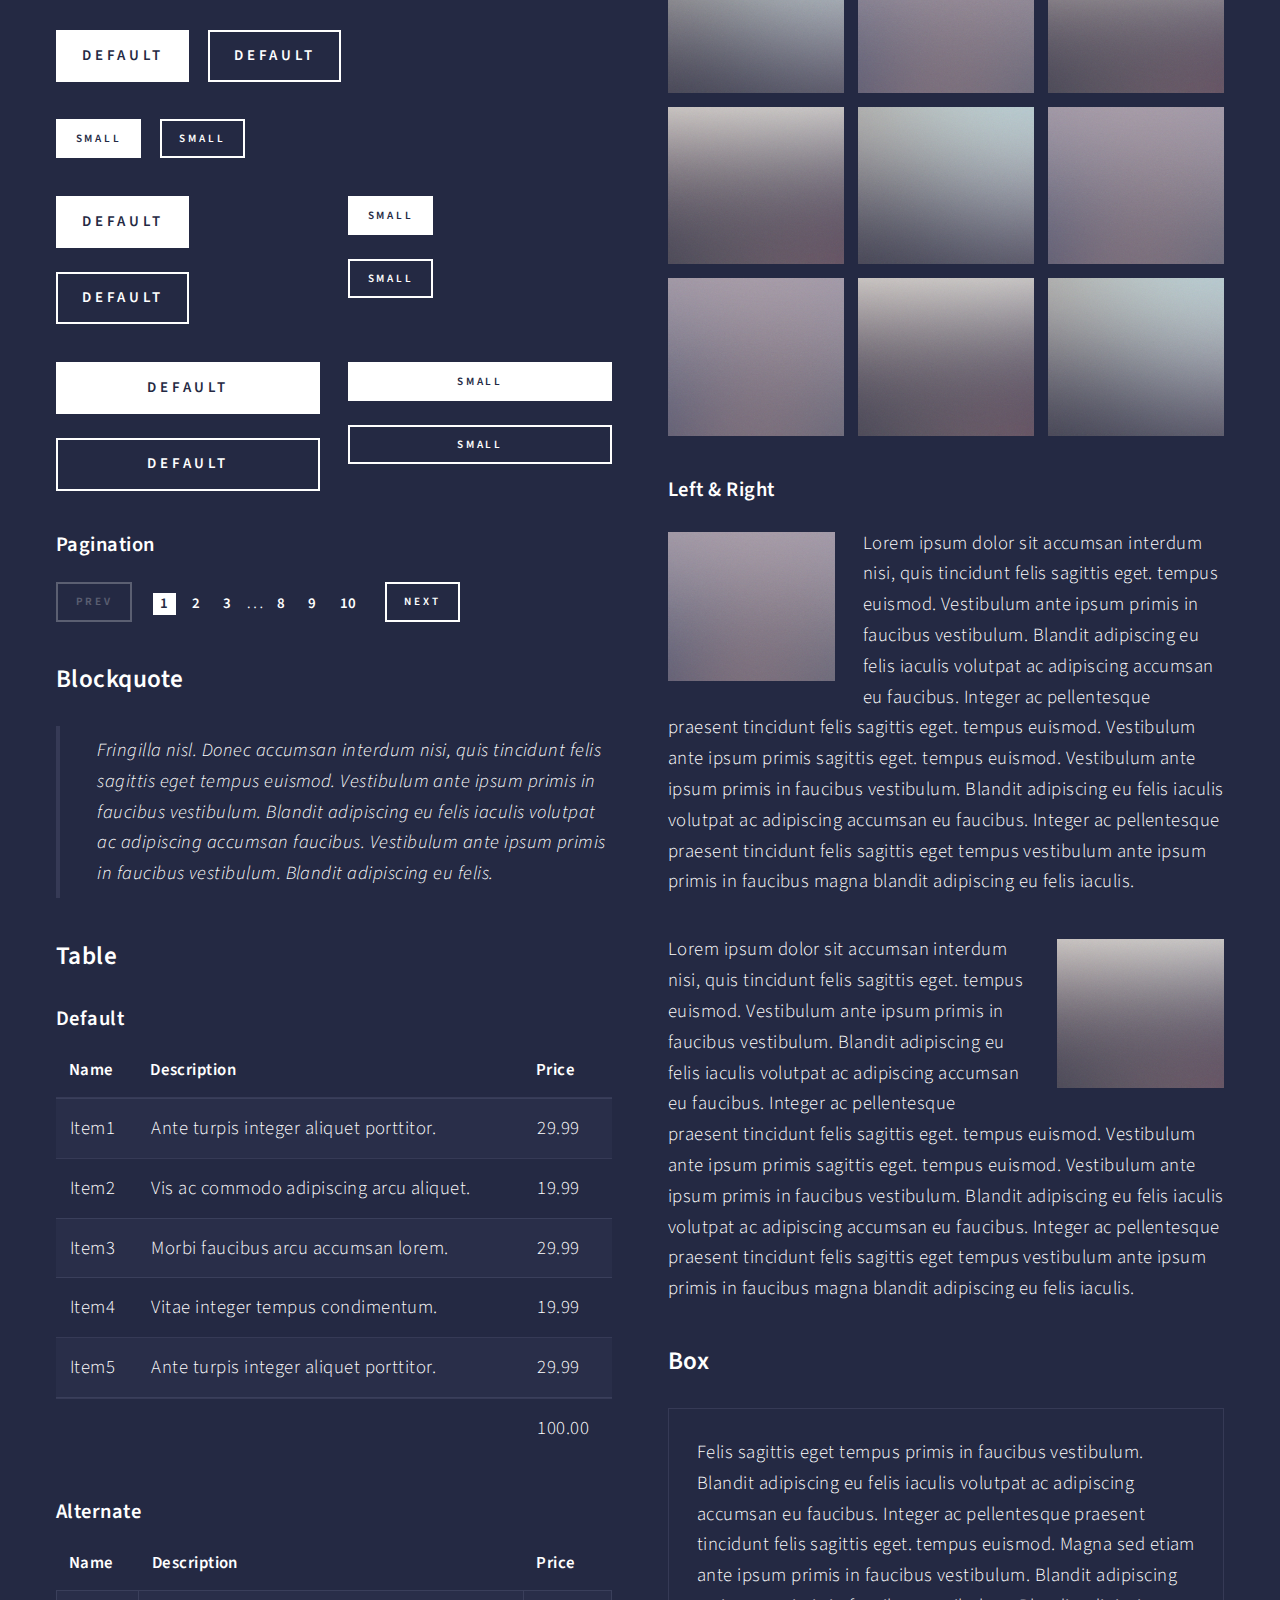
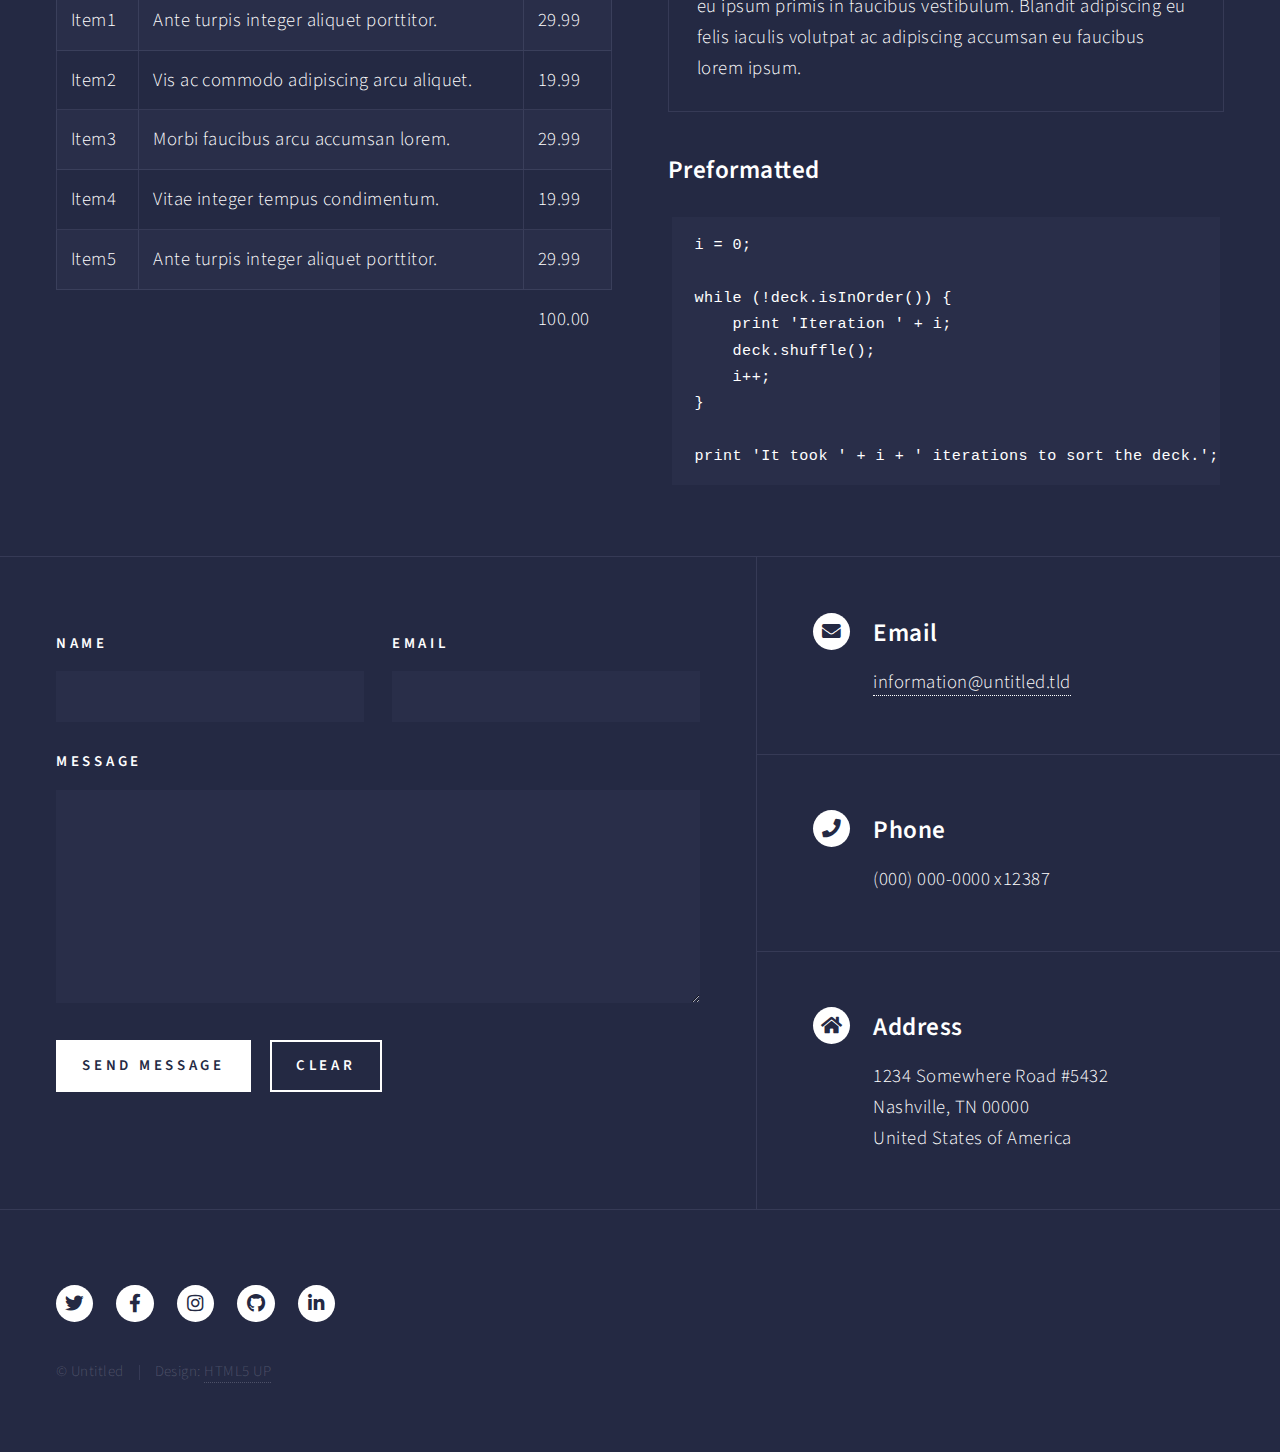
<file: elements.html>
<!DOCTYPE HTML>
<!--
	Portfolio by Luisa Mahler
	html5up.net | @ajlkn
	Free for personal and commercial use under the CCA 3.0 license (html5up.net/license)
-->
<html>
	<head>
		<title>Blog</title>
		<meta charset="utf-8" />
		<meta name="viewport" content="width=device-width, initial-scale=1, user-scalable=no" />
		<link rel="stylesheet" href="assets/css/main.css" />
		<noscript><link rel="stylesheet" href="assets/css/noscript.css" /></noscript>
	</head>
	<body class="is-preload">

		<!-- Wrapper -->
			<div id="wrapper">

				<!-- Header -->
					<header id="header">
						<a href="index.html" class="logo"><strong>Portfolio</strong> <span>by Luisa Mahler</span></a>
						<nav>
							<a href="#menu">Menu</a>
						</nav>
					</header>

				<!-- Menu -->
					<nav id="menu">
						<ul class="links">
							<li><a href="index.html">Home</a></li>
							<li><a href="generic.html">Generic</a></li>
							<li><a href="landing.html">Projects</a></li>
							<li><a href="blog.html">Blog</a></li>
						</ul>
						<ul class="actions stacked">
							<li><a href="#" class="button primary fit">Let's Go</a></li>
							<li><a href="#" class="button fit">Close</a></li>
						</ul>
					</nav>

				<!-- Main -->
					<div id="main" class="alt">

						<!-- One -->
							<section id="one">
								<div class="inner">
									<header class="major">
										<h1>Blog</h1>
									</header>

									<!-- Content -->
										<h2 id="content">Sample Content</h2>
										<p>Praesent ac adipiscing ullamcorper semper ut amet ac risus. Lorem sapien ut odio odio nunc. Ac adipiscing nibh porttitor erat risus justo adipiscing adipiscing amet placerat accumsan. Vis. Faucibus odio magna tempus adipiscing a non. In mi primis arcu ut non accumsan vivamus ac blandit adipiscing adipiscing arcu metus praesent turpis eu ac lacinia nunc ac commodo gravida adipiscing eget accumsan ac nunc adipiscing adipiscing.</p>
										<div class="row">
											<div class="col-6 col-12-small">
												<h3>Sem turpis amet semper</h3>
												<p>Nunc lacinia ante nunc ac lobortis. Interdum adipiscing gravida odio porttitor sem non mi integer non faucibus ornare mi ut ante amet placerat aliquet. Volutpat commodo eu sed ante lacinia. Sapien a lorem in integer ornare praesent commodo adipiscing arcu in massa commodo lorem accumsan at odio massa ac ac. Semper adipiscing varius montes viverra nibh in adipiscing blandit tempus accumsan.</p>
											</div>
											<div class="col-6 col-12-small">
												<h3>Magna odio tempus commodo</h3>
												<p>In arcu accumsan arcu adipiscing accumsan orci ac. Felis id enim aliquet. Accumsan ac integer lobortis commodo ornare aliquet accumsan erat tempus amet porttitor. Ante commodo blandit adipiscing integer semper orci eget. Faucibus commodo adipiscing mi eu nullam accumsan morbi arcu ornare odio mi adipiscing nascetur lacus ac interdum morbi accumsan vis mi accumsan ac praesent.</p>
											</div>
											<!-- Break -->
											<div class="col-4 col-12-medium">
												<h3>Interdum sapien gravida</h3>
												<p>Nunc lacinia ante nunc ac lobortis. Interdum adipiscing gravida odio porttitor sem non mi integer non faucibus ornare mi ut ante amet placerat aliquet. Volutpat eu sed ante lacinia sapien lorem accumsan varius montes viverra nibh in adipiscing blandit tempus accumsan.</p>
											</div>
											<div class="col-4 col-12-medium">
												<h3>Faucibus consequat lorem</h3>
												<p>Nunc lacinia ante nunc ac lobortis. Interdum adipiscing gravida odio porttitor sem non mi integer non faucibus ornare mi ut ante amet placerat aliquet. Volutpat eu sed ante lacinia sapien lorem accumsan varius montes viverra nibh in adipiscing blandit tempus accumsan.</p>
											</div>
											<div class="col-4 col-12-medium">
												<h3>Accumsan montes viverra</h3>
												<p>Nunc lacinia ante nunc ac lobortis. Interdum adipiscing gravida odio porttitor sem non mi integer non faucibus ornare mi ut ante amet placerat aliquet. Volutpat eu sed ante lacinia sapien lorem accumsan varius montes viverra nibh in adipiscing blandit tempus accumsan.</p>
											</div>
										</div>

									<hr class="major" />

									<!-- Elements -->
										<h2 id="elements">Elements</h2>
										<div class="row gtr-200">
											<div class="col-6 col-12-medium">

												<!-- Text stuff -->
													<h3>Text</h3>
													<p>This is <b>bold</b> and this is <strong>strong</strong>. This is <i>italic</i> and this is <em>emphasized</em>.
													This is <sup>superscript</sup> text and this is <sub>subscript</sub> text.
													This is <u>underlined</u> and this is code: <code>for (;;) { ... }</code>.
													Finally, this is a <a href="#">link</a>.</p>
													<hr />
													<h2>Heading Level 2</h2>
													<h3>Heading Level 3</h3>
													<h4>Heading Level 4</h4>
													<hr />
													<p>Nunc lacinia ante nunc ac lobortis. Interdum adipiscing gravida odio porttitor sem non mi integer non faucibus ornare mi ut ante amet placerat aliquet. Volutpat eu sed ante lacinia sapien lorem accumsan varius montes viverra nibh in adipiscing blandit tempus accumsan.</p>

												<!-- Lists -->
													<h3>Lists</h3>
													<div class="row">
														<div class="col-6 col-12-small">

															<h4>Unordered</h4>
															<ul>
																<li>Dolor etiam magna etiam.</li>
																<li>Sagittis lorem eleifend.</li>
																<li>Felis dolore viverra.</li>
															</ul>

															<h4>Alternate</h4>
															<ul class="alt">
																<li>Dolor etiam magna etiam.</li>
																<li>Sagittis lorem eleifend.</li>
																<li>Felis feugiat viverra.</li>
															</ul>

														</div>
														<div class="col-6 col-12-small">

															<h4>Ordered</h4>
															<ol>
																<li>Dolor etiam magna etiam.</li>
																<li>Etiam vel lorem sed viverra.</li>
																<li>Felis dolore viverra.</li>
																<li>Dolor etiam magna etiam.</li>
																<li>Etiam vel lorem sed viverra.</li>
																<li>Felis dolore viverra.</li>
															</ol>

															<h4>Icons</h4>
															<ul class="icons">
																<li><a href="#" class="icon brands fa-twitter"><span class="label">Twitter</span></a></li>
																<li><a href="#" class="icon brands fa-facebook-f"><span class="label">Facebook</span></a></li>
																<li><a href="#" class="icon brands fa-instagram"><span class="label">Instagram</span></a></li>
																<li><a href="#" class="icon brands fa-github"><span class="label">Github</span></a></li>
																<li><a href="#" class="icon brands fa-dribbble"><span class="label">Dribbble</span></a></li>
																<li><a href="#" class="icon brands fa-tumblr"><span class="label">Tumblr</span></a></li>
															</ul>
															<ul class="icons">
																<li><a href="#" class="icon brands alt fa-twitter"><span class="label">Twitter</span></a></li>
																<li><a href="#" class="icon brands alt fa-facebook-f"><span class="label">Facebook</span></a></li>
																<li><a href="#" class="icon brands alt fa-instagram"><span class="label">Instagram</span></a></li>
															</ul>

														</div>
													</div>
													<h4>Definition</h4>
													<dl>
														<dt>Item1</dt>
														<dd>
															<p>Lorem ipsum dolor vestibulum ante ipsum primis in faucibus vestibulum. Blandit adipiscing eu felis iaculis volutpat ac adipiscing accumsan eu faucibus. Integer ac pellentesque praesent. Lorem ipsum dolor.</p>
														</dd>
														<dt>Item2</dt>
														<dd>
															<p>Lorem ipsum dolor vestibulum ante ipsum primis in faucibus vestibulum. Blandit adipiscing eu felis iaculis volutpat ac adipiscing accumsan eu faucibus. Integer ac pellentesque praesent. Lorem ipsum dolor.</p>
														</dd>
														<dt>Item3</dt>
														<dd>
															<p>Lorem ipsum dolor vestibulum ante ipsum primis in faucibus vestibulum. Blandit adipiscing eu felis iaculis volutpat ac adipiscing accumsan eu faucibus. Integer ac pellentesque praesent. Lorem ipsum dolor.</p>
														</dd>
													</dl>

													<h4>Actions</h4>
													<ul class="actions">
														<li><a href="#" class="button primary">Default</a></li>
														<li><a href="#" class="button">Default</a></li>
													</ul>
													<ul class="actions small">
														<li><a href="#" class="button primary small">Small</a></li>
														<li><a href="#" class="button small">Small</a></li>
													</ul>
													<div class="row">
														<div class="col-6 col-12-small">
															<ul class="actions stacked">
																<li><a href="#" class="button primary">Default</a></li>
																<li><a href="#" class="button">Default</a></li>
															</ul>
														</div>
														<div class="col-6 col-12-small">
															<ul class="actions stacked">
																<li><a href="#" class="button primary small">Small</a></li>
																<li><a href="#" class="button small">Small</a></li>
															</ul>
														</div>
														<div class="col-6 col-12-small">
															<ul class="actions stacked">
																<li><a href="#" class="button primary fit">Default</a></li>
																<li><a href="#" class="button fit">Default</a></li>
															</ul>
														</div>
														<div class="col-6 col-12-small">
															<ul class="actions stacked">
																<li><a href="#" class="button primary small fit">Small</a></li>
																<li><a href="#" class="button small fit">Small</a></li>
															</ul>
														</div>
													</div>

													<h4>Pagination</h4>
													<ul class="pagination">
														<li><span class="button small disabled">Prev</span></li>
														<li><a href="#" class="page active">1</a></li>
														<li><a href="#" class="page">2</a></li>
														<li><a href="#" class="page">3</a></li>
														<li><span>&hellip;</span></li>
														<li><a href="#" class="page">8</a></li>
														<li><a href="#" class="page">9</a></li>
														<li><a href="#" class="page">10</a></li>
														<li><a href="#" class="button small">Next</a></li>
													</ul>

												<!-- Blockquote -->
													<h3>Blockquote</h3>
													<blockquote>Fringilla nisl. Donec accumsan interdum nisi, quis tincidunt felis sagittis eget tempus euismod. Vestibulum ante ipsum primis in faucibus vestibulum. Blandit adipiscing eu felis iaculis volutpat ac adipiscing accumsan faucibus. Vestibulum ante ipsum primis in faucibus vestibulum. Blandit adipiscing eu felis.</blockquote>

												<!-- Table -->
													<h3>Table</h3>

													<h4>Default</h4>
													<div class="table-wrapper">
														<table>
															<thead>
																<tr>
																	<th>Name</th>
																	<th>Description</th>
																	<th>Price</th>
																</tr>
															</thead>
															<tbody>
																<tr>
																	<td>Item1</td>
																	<td>Ante turpis integer aliquet porttitor.</td>
																	<td>29.99</td>
																</tr>
																<tr>
																	<td>Item2</td>
																	<td>Vis ac commodo adipiscing arcu aliquet.</td>
																	<td>19.99</td>
																</tr>
																<tr>
																	<td>Item3</td>
																	<td> Morbi faucibus arcu accumsan lorem.</td>
																	<td>29.99</td>
																</tr>
																<tr>
																	<td>Item4</td>
																	<td>Vitae integer tempus condimentum.</td>
																	<td>19.99</td>
																</tr>
																<tr>
																	<td>Item5</td>
																	<td>Ante turpis integer aliquet porttitor.</td>
																	<td>29.99</td>
																</tr>
															</tbody>
															<tfoot>
																<tr>
																	<td colspan="2"></td>
																	<td>100.00</td>
																</tr>
															</tfoot>
														</table>
													</div>

													<h4>Alternate</h4>
													<div class="table-wrapper">
														<table class="alt">
															<thead>
																<tr>
																	<th>Name</th>
																	<th>Description</th>
																	<th>Price</th>
																</tr>
															</thead>
															<tbody>
																<tr>
																	<td>Item1</td>
																	<td>Ante turpis integer aliquet porttitor.</td>
																	<td>29.99</td>
																</tr>
																<tr>
																	<td>Item2</td>
																	<td>Vis ac commodo adipiscing arcu aliquet.</td>
																	<td>19.99</td>
																</tr>
																<tr>
																	<td>Item3</td>
																	<td> Morbi faucibus arcu accumsan lorem.</td>
																	<td>29.99</td>
																</tr>
																<tr>
																	<td>Item4</td>
																	<td>Vitae integer tempus condimentum.</td>
																	<td>19.99</td>
																</tr>
																<tr>
																	<td>Item5</td>
																	<td>Ante turpis integer aliquet porttitor.</td>
																	<td>29.99</td>
																</tr>
															</tbody>
															<tfoot>
																<tr>
																	<td colspan="2"></td>
																	<td>100.00</td>
																</tr>
															</tfoot>
														</table>
													</div>

											</div>
											<div class="col-6 col-12-medium">

												<!-- Buttons -->
													<h3>Buttons</h3>
													<ul class="actions">
														<li><a href="#" class="button primary">Primary</a></li>
														<li><a href="#" class="button">Default</a></li>
													</ul>
													<div class="row">
														<div class="col-6 col-12-xsmall">
															<ul class="actions stacked">
																<li><a href="#" class="button large">Large</a></li>
																<li><a href="#" class="button">Default</a></li>
																<li><a href="#" class="button small">Small</a></li>
															</ul>
														</div>
														<div class="col-6 col-12-xsmall">
															<ul class="actions stacked">
																<li><a href="#" class="button primary large">Large</a></li>
																<li><a href="#" class="button primary">Default</a></li>
																<li><a href="#" class="button primary small">Small</a></li>
															</ul>
														</div>
													</div>
													<ul class="actions fit">
														<li><a href="#" class="button primary fit">Fit</a></li>
														<li><a href="#" class="button fit">Fit</a></li>
													</ul>
													<ul class="actions fit small">
														<li><a href="#" class="button primary fit small">Fit + Small</a></li>
														<li><a href="#" class="button fit small">Fit + Small</a></li>
													</ul>
													<ul class="actions">
														<li><a href="#" class="button primary icon solid fa-search">Icon</a></li>
														<li><a href="#" class="button icon solid fa-download">Icon</a></li>
													</ul>
													<ul class="actions">
														<li><span class="button primary disabled">Primary</span></li>
														<li><span class="button disabled">Default</span></li>
													</ul>

												<!-- Form -->
													<h3>Form</h3>

													<form method="post" action="#">
														<div class="row gtr-uniform">
															<div class="col-6 col-12-xsmall">
																<input type="text" name="demo-name" id="demo-name" value="" placeholder="Name" />
															</div>
															<div class="col-6 col-12-xsmall">
																<input type="email" name="demo-email" id="demo-email" value="" placeholder="Email" />
															</div>
															<!-- Break -->
															<div class="col-12">
																<select name="demo-category" id="demo-category">
																	<option value="">- Category -</option>
																	<option value="1">Manufacturing</option>
																	<option value="1">Shipping</option>
																	<option value="1">Administration</option>
																	<option value="1">Human Resources</option>
																</select>
															</div>
															<!-- Break -->
															<div class="col-4 col-12-small">
																<input type="radio" id="demo-priority-low" name="demo-priority" checked>
																<label for="demo-priority-low">Low</label>
															</div>
															<div class="col-4 col-12-small">
																<input type="radio" id="demo-priority-normal" name="demo-priority">
																<label for="demo-priority-normal">Normal</label>
															</div>
															<div class="col-4 col-12-small">
																<input type="radio" id="demo-priority-high" name="demo-priority">
																<label for="demo-priority-high">High</label>
															</div>
															<!-- Break -->
															<div class="col-6 col-12-small">
																<input type="checkbox" id="demo-copy" name="demo-copy">
																<label for="demo-copy">Email me a copy</label>
															</div>
															<div class="col-6 col-12-small">
																<input type="checkbox" id="demo-human" name="demo-human" checked>
																<label for="demo-human">I am a human</label>
															</div>
															<!-- Break -->
															<div class="col-12">
																<textarea name="demo-message" id="demo-message" placeholder="Enter your message" rows="6"></textarea>
															</div>
															<!-- Break -->
															<div class="col-12">
																<ul class="actions">
																	<li><input type="submit" value="Send Message" class="primary" /></li>
																	<li><input type="reset" value="Reset" /></li>
																</ul>
															</div>
														</div>
													</form>

												<!-- Image -->
													<h3>Image</h3>

													<h4>Fit</h4>
													<span class="image fit"><img src="images/pic03.jpg" alt="" /></span>
													<div class="box alt">
														<div class="row gtr-50 gtr-uniform">
															<div class="col-4"><span class="image fit"><img src="images/pic08.jpg" alt="" /></span></div>
															<div class="col-4"><span class="image fit"><img src="images/pic09.jpg" alt="" /></span></div>
															<div class="col-4"><span class="image fit"><img src="images/pic10.jpg" alt="" /></span></div>
															<!-- Break -->
															<div class="col-4"><span class="image fit"><img src="images/pic10.jpg" alt="" /></span></div>
															<div class="col-4"><span class="image fit"><img src="images/pic08.jpg" alt="" /></span></div>
															<div class="col-4"><span class="image fit"><img src="images/pic09.jpg" alt="" /></span></div>
															<!-- Break -->
															<div class="col-4"><span class="image fit"><img src="images/pic09.jpg" alt="" /></span></div>
															<div class="col-4"><span class="image fit"><img src="images/pic10.jpg" alt="" /></span></div>
															<div class="col-4"><span class="image fit"><img src="images/pic08.jpg" alt="" /></span></div>
														</div>
													</div>

													<h4>Left &amp; Right</h4>
													<p><span class="image left"><img src="images/pic09.jpg" alt="" /></span>Lorem ipsum dolor sit accumsan interdum nisi, quis tincidunt felis sagittis eget. tempus euismod. Vestibulum ante ipsum primis in faucibus vestibulum. Blandit adipiscing eu felis iaculis volutpat ac adipiscing accumsan eu faucibus. Integer ac pellentesque praesent tincidunt felis sagittis eget. tempus euismod. Vestibulum ante ipsum primis sagittis eget. tempus euismod. Vestibulum ante ipsum primis in faucibus vestibulum. Blandit adipiscing eu felis iaculis volutpat ac adipiscing accumsan eu faucibus. Integer ac pellentesque praesent tincidunt felis sagittis eget tempus vestibulum ante ipsum primis in faucibus magna blandit adipiscing eu felis iaculis.</p>
													<p><span class="image right"><img src="images/pic10.jpg" alt="" /></span>Lorem ipsum dolor sit accumsan interdum nisi, quis tincidunt felis sagittis eget. tempus euismod. Vestibulum ante ipsum primis in faucibus vestibulum. Blandit adipiscing eu felis iaculis volutpat ac adipiscing accumsan eu faucibus. Integer ac pellentesque praesent tincidunt felis sagittis eget. tempus euismod. Vestibulum ante ipsum primis sagittis eget. tempus euismod. Vestibulum ante ipsum primis in faucibus vestibulum. Blandit adipiscing eu felis iaculis volutpat ac adipiscing accumsan eu faucibus. Integer ac pellentesque praesent tincidunt felis sagittis eget tempus vestibulum ante ipsum primis in faucibus magna blandit adipiscing eu felis iaculis.</p>

												<!-- Box -->
													<h3>Box</h3>
													<div class="box">
														<p>Felis sagittis eget tempus primis in faucibus vestibulum. Blandit adipiscing eu felis iaculis volutpat ac adipiscing accumsan eu faucibus. Integer ac pellentesque praesent tincidunt felis sagittis eget. tempus euismod. Magna sed etiam ante ipsum primis in faucibus vestibulum. Blandit adipiscing eu ipsum primis in faucibus vestibulum. Blandit adipiscing eu felis iaculis volutpat ac adipiscing accumsan eu faucibus lorem ipsum.</p>
													</div>

												<!-- Preformatted Code -->
													<h3>Preformatted</h3>
													<pre><code>i = 0;

while (!deck.isInOrder()) {
    print 'Iteration ' + i;
    deck.shuffle();
    i++;
}

print 'It took ' + i + ' iterations to sort the deck.';
</code></pre>

											</div>
										</div>

								</div>
							</section>

					</div>

				<!-- Contact -->
					<section id="contact">
						<div class="inner">
							<section>
								<form method="post" action="#">
									<div class="fields">
										<div class="field half">
											<label for="name">Name</label>
											<input type="text" name="name" id="name" />
										</div>
										<div class="field half">
											<label for="email">Email</label>
											<input type="text" name="email" id="email" />
										</div>
										<div class="field">
											<label for="message">Message</label>
											<textarea name="message" id="message" rows="6"></textarea>
										</div>
									</div>
									<ul class="actions">
										<li><input type="submit" value="Send Message" class="primary" /></li>
										<li><input type="reset" value="Clear" /></li>
									</ul>
								</form>
							</section>
							<section class="split">
								<section>
									<div class="contact-method">
										<span class="icon solid alt fa-envelope"></span>
										<h3>Email</h3>
										<a href="#">information@untitled.tld</a>
									</div>
								</section>
								<section>
									<div class="contact-method">
										<span class="icon solid alt fa-phone"></span>
										<h3>Phone</h3>
										<span>(000) 000-0000 x12387</span>
									</div>
								</section>
								<section>
									<div class="contact-method">
										<span class="icon solid alt fa-home"></span>
										<h3>Address</h3>
										<span>1234 Somewhere Road #5432<br />
										Nashville, TN 00000<br />
										United States of America</span>
									</div>
								</section>
							</section>
						</div>
					</section>

				<!-- Footer -->
					<footer id="footer">
						<div class="inner">
							<ul class="icons">
								<li><a href="#" class="icon brands alt fa-twitter"><span class="label">Twitter</span></a></li>
								<li><a href="#" class="icon brands alt fa-facebook-f"><span class="label">Facebook</span></a></li>
								<li><a href="#" class="icon brands alt fa-instagram"><span class="label">Instagram</span></a></li>
								<li><a href="#" class="icon brands alt fa-github"><span class="label">GitHub</span></a></li>
								<li><a href="#" class="icon brands alt fa-linkedin-in"><span class="label">LinkedIn</span></a></li>
							</ul>
							<ul class="copyright">
								<li>&copy; Untitled</li><li>Design: <a href="https://html5up.net">HTML5 UP</a></li>
							</ul>
						</div>
					</footer>

			</div>

		<!-- Scripts -->
			<script src="assets/js/jquery.min.js"></script>
			<script src="assets/js/jquery.scrolly.min.js"></script>
			<script src="assets/js/jquery.scrollex.min.js"></script>
			<script src="assets/js/browser.min.js"></script>
			<script src="assets/js/breakpoints.min.js"></script>
			<script src="assets/js/util.js"></script>
			<script src="assets/js/main.js"></script>

	</body>
</html>
</file>
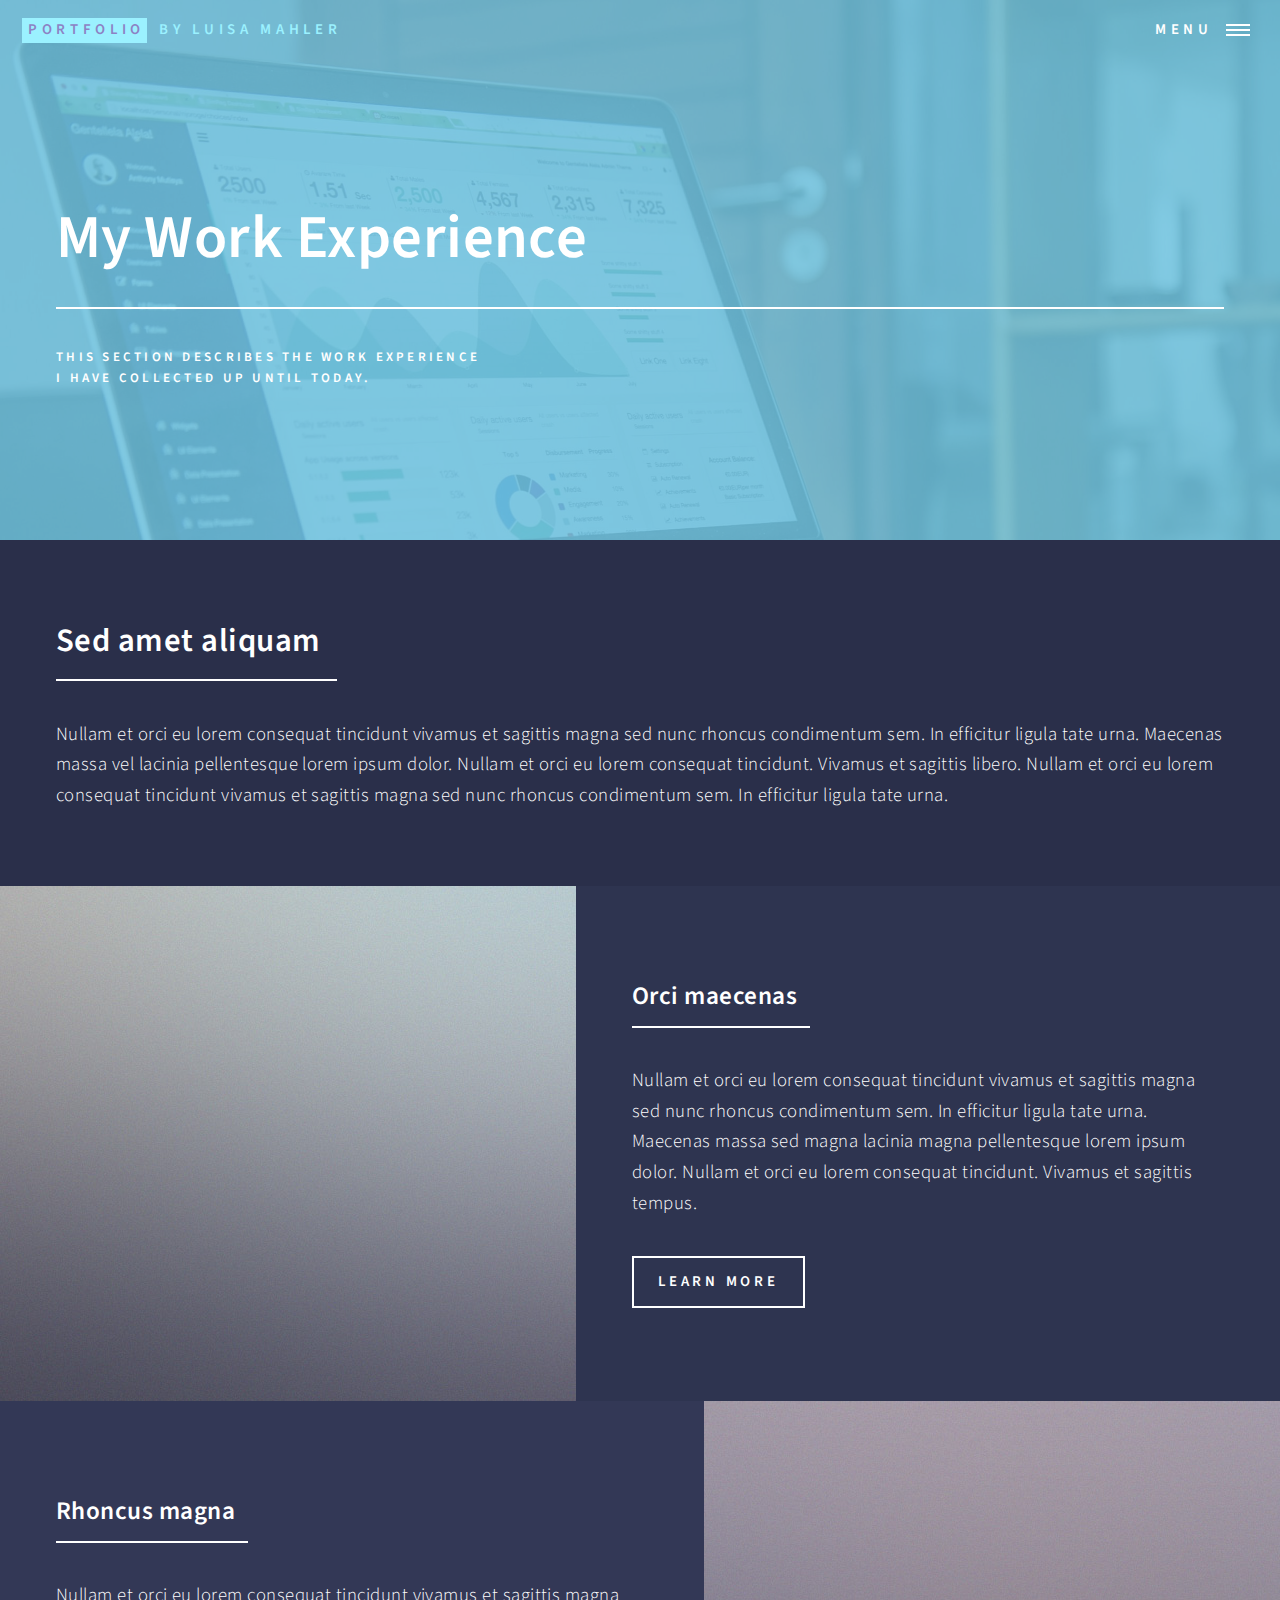
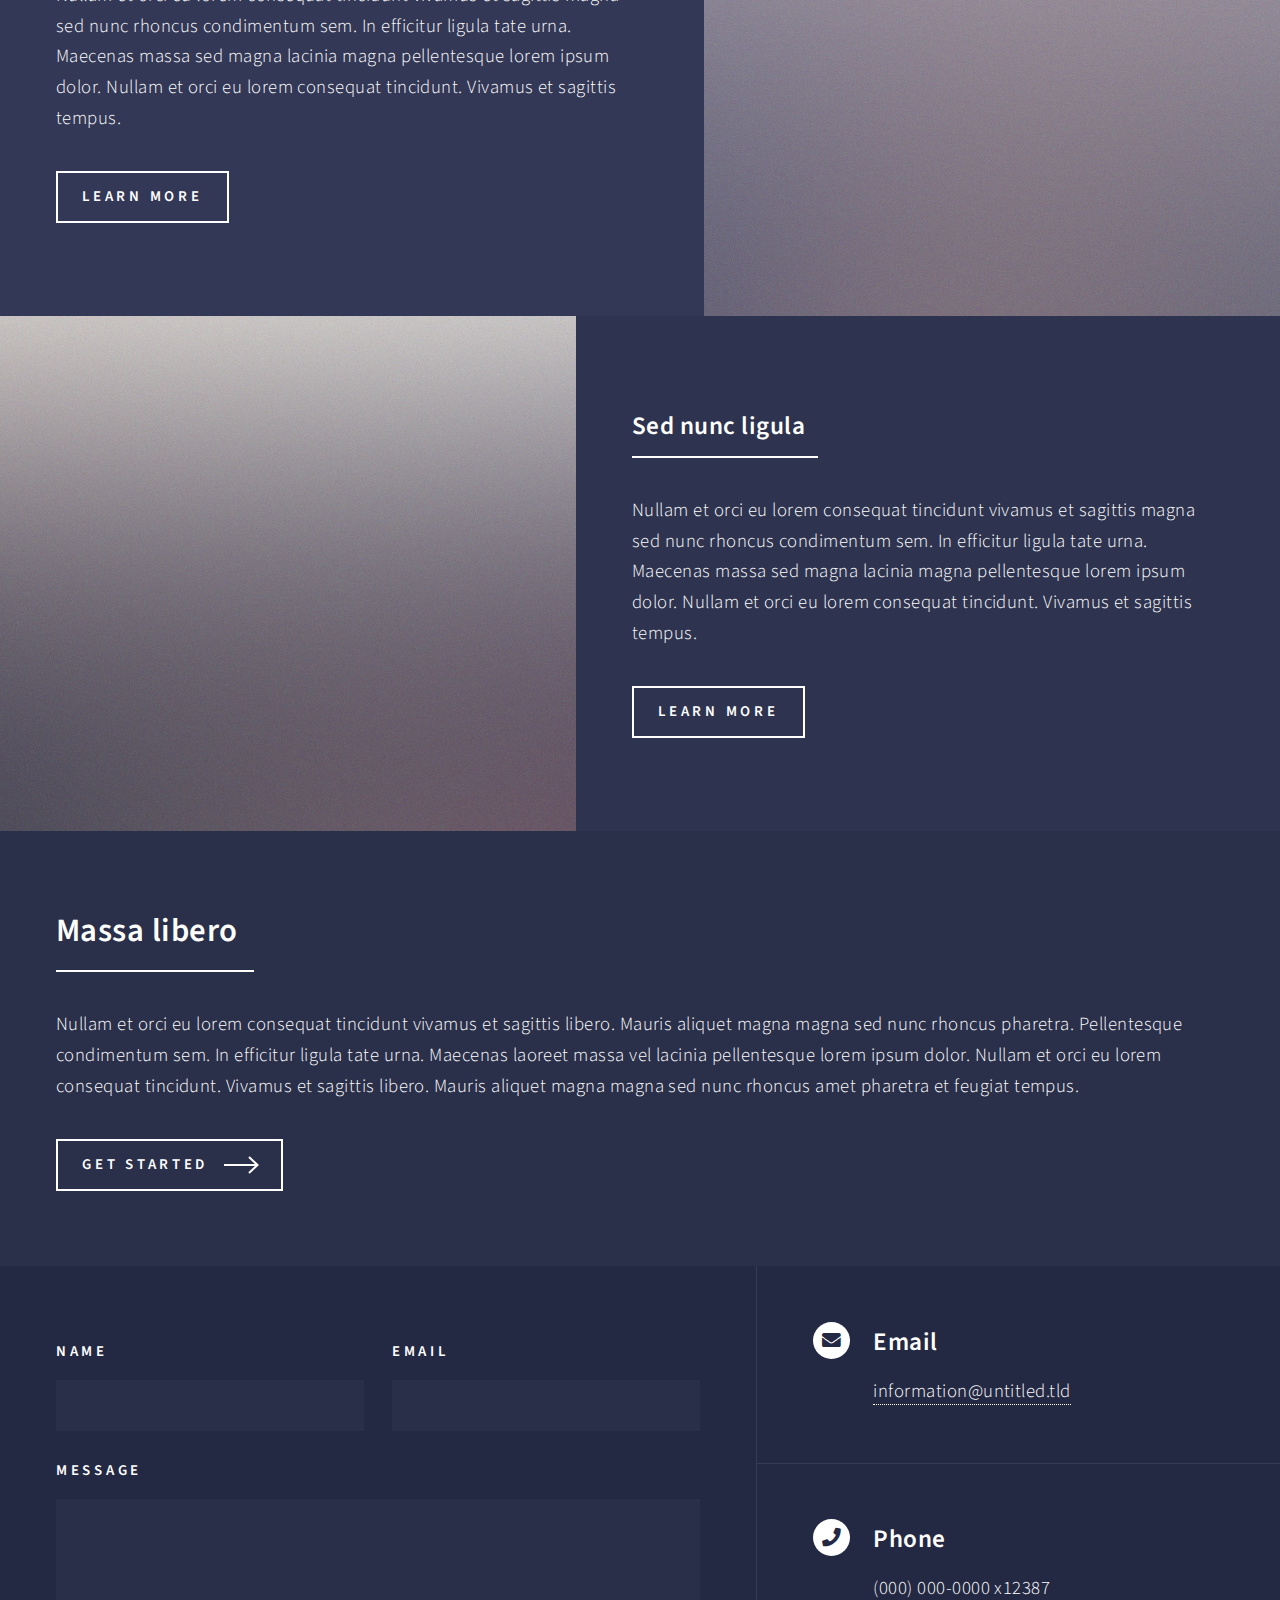
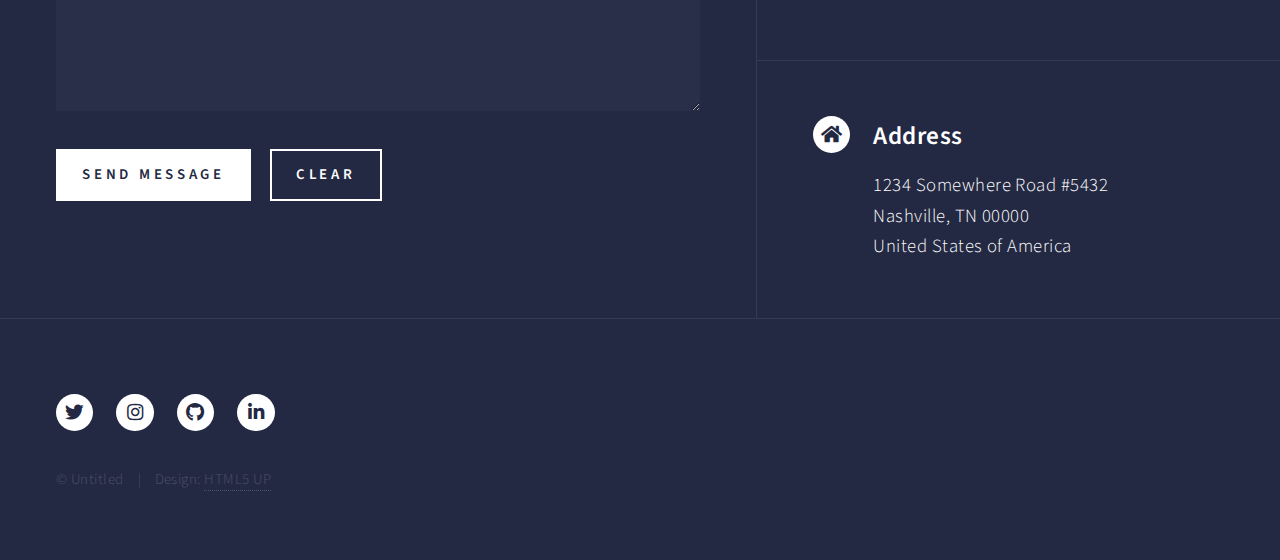
<file: experience.html>
<!DOCTYPE HTML>
<!--
	Forty by HTML5 UP
	html5up.net | @ajlkn
	Free for personal and commercial use under the CCA 3.0 license (html5up.net/license)
-->
<html>
	<head>
		<title>Experience</title>
		<meta charset="utf-8" />
		<meta name="viewport" content="width=device-width, initial-scale=1, user-scalable=no" />
		<link rel="stylesheet" href="assets/css/main.css" />
		<noscript><link rel="stylesheet" href="assets/css/noscript.css" /></noscript>
	</head>
	<body class="is-preload">

		<!-- Wrapper -->
			<div id="wrapper">

				<!-- Header -->
				<!-- Note: The "styleN" class below should match that of the banner element. -->
					<header id="header" class="alt style2">
						<a href="index.html" class="logo"><strong>Portfolio</strong> <span>by Luisa Mahler</span></a>
						<nav>
							<a href="#menu">Menu</a>
						</nav>
					</header>

				<!-- Menu -->
					<nav id="menu">
						<ul class="links">
							<li><a href="index.html">Home</a></li>
							<li><a href="personal.html">Personal</a></li>
							<li><a href="experience.html">Work Experience</a></li>
							<li><a href="projects.html">Projects</a></li>
							<li><a href="blog.html">Blog</a></li>
						</ul>
						<ul class="actions stacked">
							<li><a href="#one" class="button primary fit">Let's Go</a></li>
							<li><a href="#" class="button fit">Close</a></li>
						</ul>
					</nav>

				<!-- Banner -->
				<!-- Note: The "styleN" class below should match that of the header element. -->
					<section id="banner" class="style1">
						<div class="inner">
							<span class="image">
								<img src="images/computer2-unsplash.jpg" alt="" />
							</span>
							<header class="major">
								<h1>My Work Experience</h1>
							</header>
							<div class="content">
								<p>This section describes the work experience<br />
								I have collected up until today.</p>
							</div>
						</div>
					</section>

				<!-- Main -->
					<div id="main">

						<!-- One -->
							<section id="one">
								<div class="inner">
									<header class="major">
										<h2>Sed amet aliquam</h2>
									</header>
									<p>Nullam et orci eu lorem consequat tincidunt vivamus et sagittis magna sed nunc rhoncus condimentum sem. In efficitur ligula tate urna. Maecenas massa vel lacinia pellentesque lorem ipsum dolor. Nullam et orci eu lorem consequat tincidunt. Vivamus et sagittis libero. Nullam et orci eu lorem consequat tincidunt vivamus et sagittis magna sed nunc rhoncus condimentum sem. In efficitur ligula tate urna.</p>
								</div>
							</section>

						<!-- Two -->
							<section id="two" class="spotlights">
								<section>
									<a href="generic.html" class="image">
										<img src="images/pic08.jpg" alt="" data-position="center center" />
									</a>
									<div class="content">
										<div class="inner">
											<header class="major">
												<h3>Orci maecenas</h3>
											</header>
											<p>Nullam et orci eu lorem consequat tincidunt vivamus et sagittis magna sed nunc rhoncus condimentum sem. In efficitur ligula tate urna. Maecenas massa sed magna lacinia magna pellentesque lorem ipsum dolor. Nullam et orci eu lorem consequat tincidunt. Vivamus et sagittis tempus.</p>
											<ul class="actions">
												<li><a href="generic.html" class="button">Learn more</a></li>
											</ul>
										</div>
									</div>
								</section>
								<section>
									<a href="generic.html" class="image">
										<img src="images/pic09.jpg" alt="" data-position="top center" />
									</a>
									<div class="content">
										<div class="inner">
											<header class="major">
												<h3>Rhoncus magna</h3>
											</header>
											<p>Nullam et orci eu lorem consequat tincidunt vivamus et sagittis magna sed nunc rhoncus condimentum sem. In efficitur ligula tate urna. Maecenas massa sed magna lacinia magna pellentesque lorem ipsum dolor. Nullam et orci eu lorem consequat tincidunt. Vivamus et sagittis tempus.</p>
											<ul class="actions">
												<li><a href="generic.html" class="button">Learn more</a></li>
											</ul>
										</div>
									</div>
								</section>
								<section>
									<a href="generic.html" class="image">
										<img src="images/pic10.jpg" alt="" data-position="25% 25%" />
									</a>
									<div class="content">
										<div class="inner">
											<header class="major">
												<h3>Sed nunc ligula</h3>
											</header>
											<p>Nullam et orci eu lorem consequat tincidunt vivamus et sagittis magna sed nunc rhoncus condimentum sem. In efficitur ligula tate urna. Maecenas massa sed magna lacinia magna pellentesque lorem ipsum dolor. Nullam et orci eu lorem consequat tincidunt. Vivamus et sagittis tempus.</p>
											<ul class="actions">
												<li><a href="generic.html" class="button">Learn more</a></li>
											</ul>
										</div>
									</div>
								</section>
							</section>

						<!-- Three -->
							<section id="three">
								<div class="inner">
									<header class="major">
										<h2>Massa libero</h2>
									</header>
									<p>Nullam et orci eu lorem consequat tincidunt vivamus et sagittis libero. Mauris aliquet magna magna sed nunc rhoncus pharetra. Pellentesque condimentum sem. In efficitur ligula tate urna. Maecenas laoreet massa vel lacinia pellentesque lorem ipsum dolor. Nullam et orci eu lorem consequat tincidunt. Vivamus et sagittis libero. Mauris aliquet magna magna sed nunc rhoncus amet pharetra et feugiat tempus.</p>
									<ul class="actions">
										<li><a href="generic.html" class="button next">Get Started</a></li>
									</ul>
								</div>
							</section>

					</div>

				<!-- Contact -->
					<section id="contact">
						<div class="inner">
							<section>
								<form method="post" action="#">
									<div class="fields">
										<div class="field half">
											<label for="name">Name</label>
											<input type="text" name="name" id="name" />
										</div>
										<div class="field half">
											<label for="email">Email</label>
											<input type="text" name="email" id="email" />
										</div>
										<div class="field">
											<label for="message">Message</label>
											<textarea name="message" id="message" rows="6"></textarea>
										</div>
									</div>
									<ul class="actions">
										<li><input type="submit" value="Send Message" class="primary" /></li>
										<li><input type="reset" value="Clear" /></li>
									</ul>
								</form>
							</section>
							<section class="split">
								<section>
									<div class="contact-method">
										<span class="icon solid alt fa-envelope"></span>
										<h3>Email</h3>
										<a href="#">information@untitled.tld</a>
									</div>
								</section>
								<section>
									<div class="contact-method">
										<span class="icon solid alt fa-phone"></span>
										<h3>Phone</h3>
										<span>(000) 000-0000 x12387</span>
									</div>
								</section>
								<section>
									<div class="contact-method">
										<span class="icon solid alt fa-home"></span>
										<h3>Address</h3>
										<span>1234 Somewhere Road #5432<br />
										Nashville, TN 00000<br />
										United States of America</span>
									</div>
								</section>
							</section>
						</div>
					</section>

				<!-- Footer -->
					<footer id="footer">
						<div class="inner">
							<ul class="icons">
								<li><a href="#" class="icon brands alt fa-twitter"><span class="label">Twitter</span></a></li>
								<li><a href="#" class="icon brands alt fa-instagram"><span class="label">Instagram</span></a></li>
								<li><a href="#" class="icon brands alt fa-github"><span class="label">GitHub</span></a></li>
								<li><a href="#" class="icon brands alt fa-linkedin-in"><span class="label">LinkedIn</span></a></li>
							</ul>
							<ul class="copyright">
								<li>&copy; Untitled</li><li>Design: <a href="https://html5up.net">HTML5 UP</a></li>
							</ul>
						</div>
					</footer>

			</div>

		<!-- Scripts -->
			<script src="assets/js/jquery.min.js"></script>
			<script src="assets/js/jquery.scrolly.min.js"></script>
			<script src="assets/js/jquery.scrollex.min.js"></script>
			<script src="assets/js/browser.min.js"></script>
			<script src="assets/js/breakpoints.min.js"></script>
			<script src="assets/js/util.js"></script>
			<script src="assets/js/main.js"></script>

	</body>
</html>
</file>
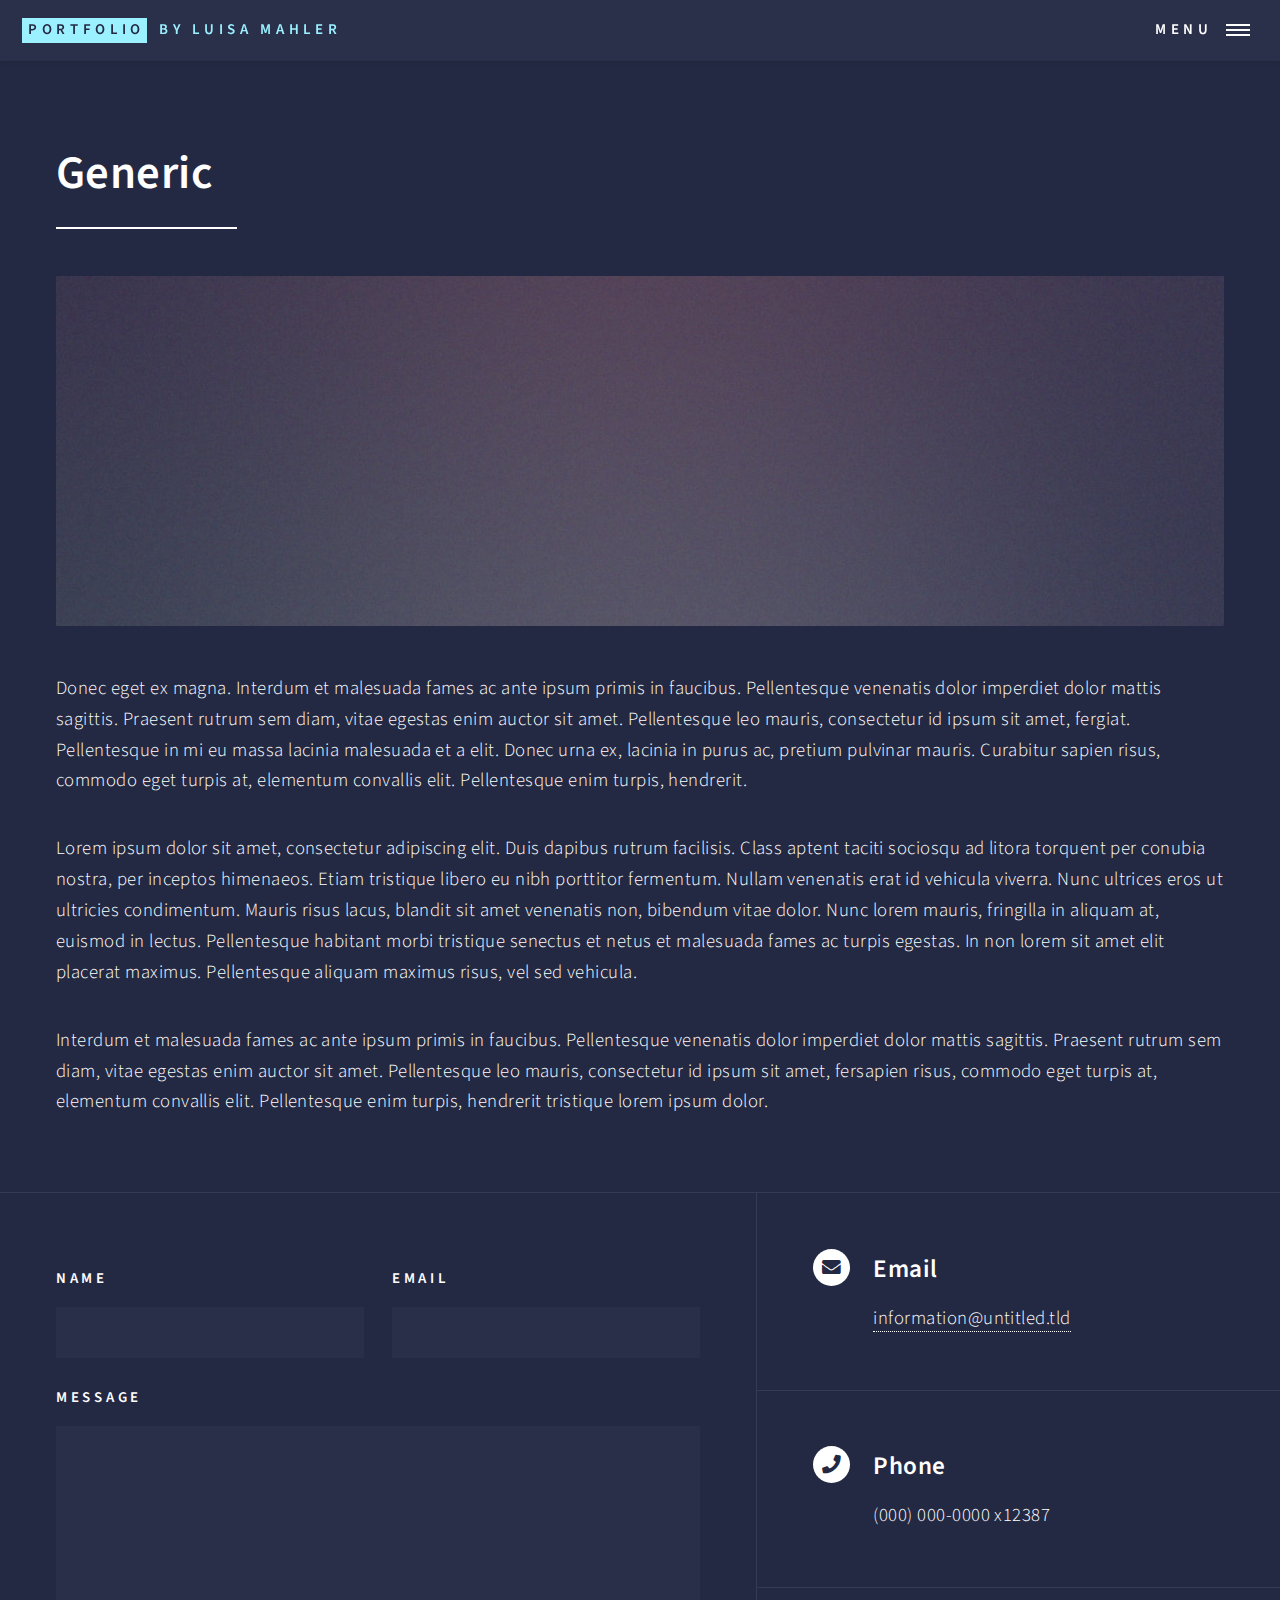
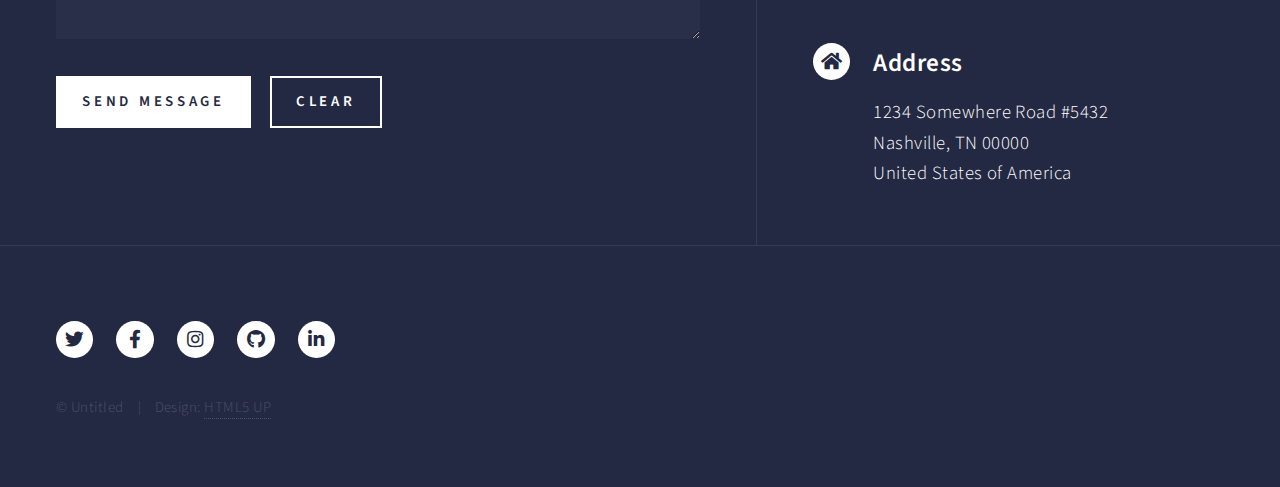
<file: generic.html>
<!DOCTYPE HTML>
<!--
	Forty by HTML5 UP
	html5up.net | @ajlkn
	Free for personal and commercial use under the CCA 3.0 license (html5up.net/license)
-->
<html>
	<head>
		<title>Personal Overview</title>
		<meta charset="utf-8" />
		<meta name="viewport" content="width=device-width, initial-scale=1, user-scalable=no" />
		<link rel="stylesheet" href="assets/css/main.css" />
		<noscript><link rel="stylesheet" href="assets/css/noscript.css" /></noscript>
	</head>
	<body class="is-preload">

		<!-- Wrapper -->
			<div id="wrapper">

				<!-- Header -->
					<header id="header">
						<a href="index.html" class="logo"><strong>Portfolio</strong> <span>by Luisa Mahler</span></a>
						<nav>
							<a href="#menu">Menu</a>
						</nav>
					</header>

				<!-- Menu -->
					<nav id="menu">
						<ul class="links">
							<li><a href="index.html">Home</a></li>
							<li><a href="personal.html">Personal</a></li>
							<li><a href="experience.html">Work Experience</a></li>
							<li><a href="projects.html">Projects</a></li>
							<li><a href="blog.html">Blog</a></li>
						</ul>
						<ul class="actions stacked">
							<li><a href="#" class="button primary fit">Let's Go</a></li>
							<li><a href="#" class="button fit">Close</a></li>
						</ul>
					</nav>

				<!-- Main -->
					<div id="main" class="alt">

						<!-- One -->
							<section id="one">
								<div class="inner">
									<header class="major">
										<h1>Generic</h1>
									</header>
									<span class="image main"><img src="images/pic11.jpg" alt="" /></span>
									<p>Donec eget ex magna. Interdum et malesuada fames ac ante ipsum primis in faucibus. Pellentesque venenatis dolor imperdiet dolor mattis sagittis. Praesent rutrum sem diam, vitae egestas enim auctor sit amet. Pellentesque leo mauris, consectetur id ipsum sit amet, fergiat. Pellentesque in mi eu massa lacinia malesuada et a elit. Donec urna ex, lacinia in purus ac, pretium pulvinar mauris. Curabitur sapien risus, commodo eget turpis at, elementum convallis elit. Pellentesque enim turpis, hendrerit.</p>
									<p>Lorem ipsum dolor sit amet, consectetur adipiscing elit. Duis dapibus rutrum facilisis. Class aptent taciti sociosqu ad litora torquent per conubia nostra, per inceptos himenaeos. Etiam tristique libero eu nibh porttitor fermentum. Nullam venenatis erat id vehicula viverra. Nunc ultrices eros ut ultricies condimentum. Mauris risus lacus, blandit sit amet venenatis non, bibendum vitae dolor. Nunc lorem mauris, fringilla in aliquam at, euismod in lectus. Pellentesque habitant morbi tristique senectus et netus et malesuada fames ac turpis egestas. In non lorem sit amet elit placerat maximus. Pellentesque aliquam maximus risus, vel sed vehicula.</p>
									<p>Interdum et malesuada fames ac ante ipsum primis in faucibus. Pellentesque venenatis dolor imperdiet dolor mattis sagittis. Praesent rutrum sem diam, vitae egestas enim auctor sit amet. Pellentesque leo mauris, consectetur id ipsum sit amet, fersapien risus, commodo eget turpis at, elementum convallis elit. Pellentesque enim turpis, hendrerit tristique lorem ipsum dolor.</p>
								</div>
							</section>

					</div>

				<!-- Contact -->
					<section id="contact">
						<div class="inner">
							<section>
								<form method="post" action="#">
									<div class="fields">
										<div class="field half">
											<label for="name">Name</label>
											<input type="text" name="name" id="name" />
										</div>
										<div class="field half">
											<label for="email">Email</label>
											<input type="text" name="email" id="email" />
										</div>
										<div class="field">
											<label for="message">Message</label>
											<textarea name="message" id="message" rows="6"></textarea>
										</div>
									</div>
									<ul class="actions">
										<li><input type="submit" value="Send Message" class="primary" /></li>
										<li><input type="reset" value="Clear" /></li>
									</ul>
								</form>
							</section>
							<section class="split">
								<section>
									<div class="contact-method">
										<span class="icon solid alt fa-envelope"></span>
										<h3>Email</h3>
										<a href="#">information@untitled.tld</a>
									</div>
								</section>
								<section>
									<div class="contact-method">
										<span class="icon solid alt fa-phone"></span>
										<h3>Phone</h3>
										<span>(000) 000-0000 x12387</span>
									</div>
								</section>
								<section>
									<div class="contact-method">
										<span class="icon solid alt fa-home"></span>
										<h3>Address</h3>
										<span>1234 Somewhere Road #5432<br />
										Nashville, TN 00000<br />
										United States of America</span>
									</div>
								</section>
							</section>
						</div>
					</section>

				<!-- Footer -->
					<footer id="footer">
						<div class="inner">
							<ul class="icons">
								<li><a href="#" class="icon brands alt fa-twitter"><span class="label">Twitter</span></a></li>
								<li><a href="#" class="icon brands alt fa-facebook-f"><span class="label">Facebook</span></a></li>
								<li><a href="#" class="icon brands alt fa-instagram"><span class="label">Instagram</span></a></li>
								<li><a href="#" class="icon brands alt fa-github"><span class="label">GitHub</span></a></li>
								<li><a href="#" class="icon brands alt fa-linkedin-in"><span class="label">LinkedIn</span></a></li>
							</ul>
							<ul class="copyright">
								<li>&copy; Untitled</li><li>Design: <a href="https://html5up.net">HTML5 UP</a></li>
							</ul>
						</div>
					</footer>

			</div>

		<!-- Scripts -->
			<script src="assets/js/jquery.min.js"></script>
			<script src="assets/js/jquery.scrolly.min.js"></script>
			<script src="assets/js/jquery.scrollex.min.js"></script>
			<script src="assets/js/browser.min.js"></script>
			<script src="assets/js/breakpoints.min.js"></script>
			<script src="assets/js/util.js"></script>
			<script src="assets/js/main.js"></script>

	</body>
</html>
</file>
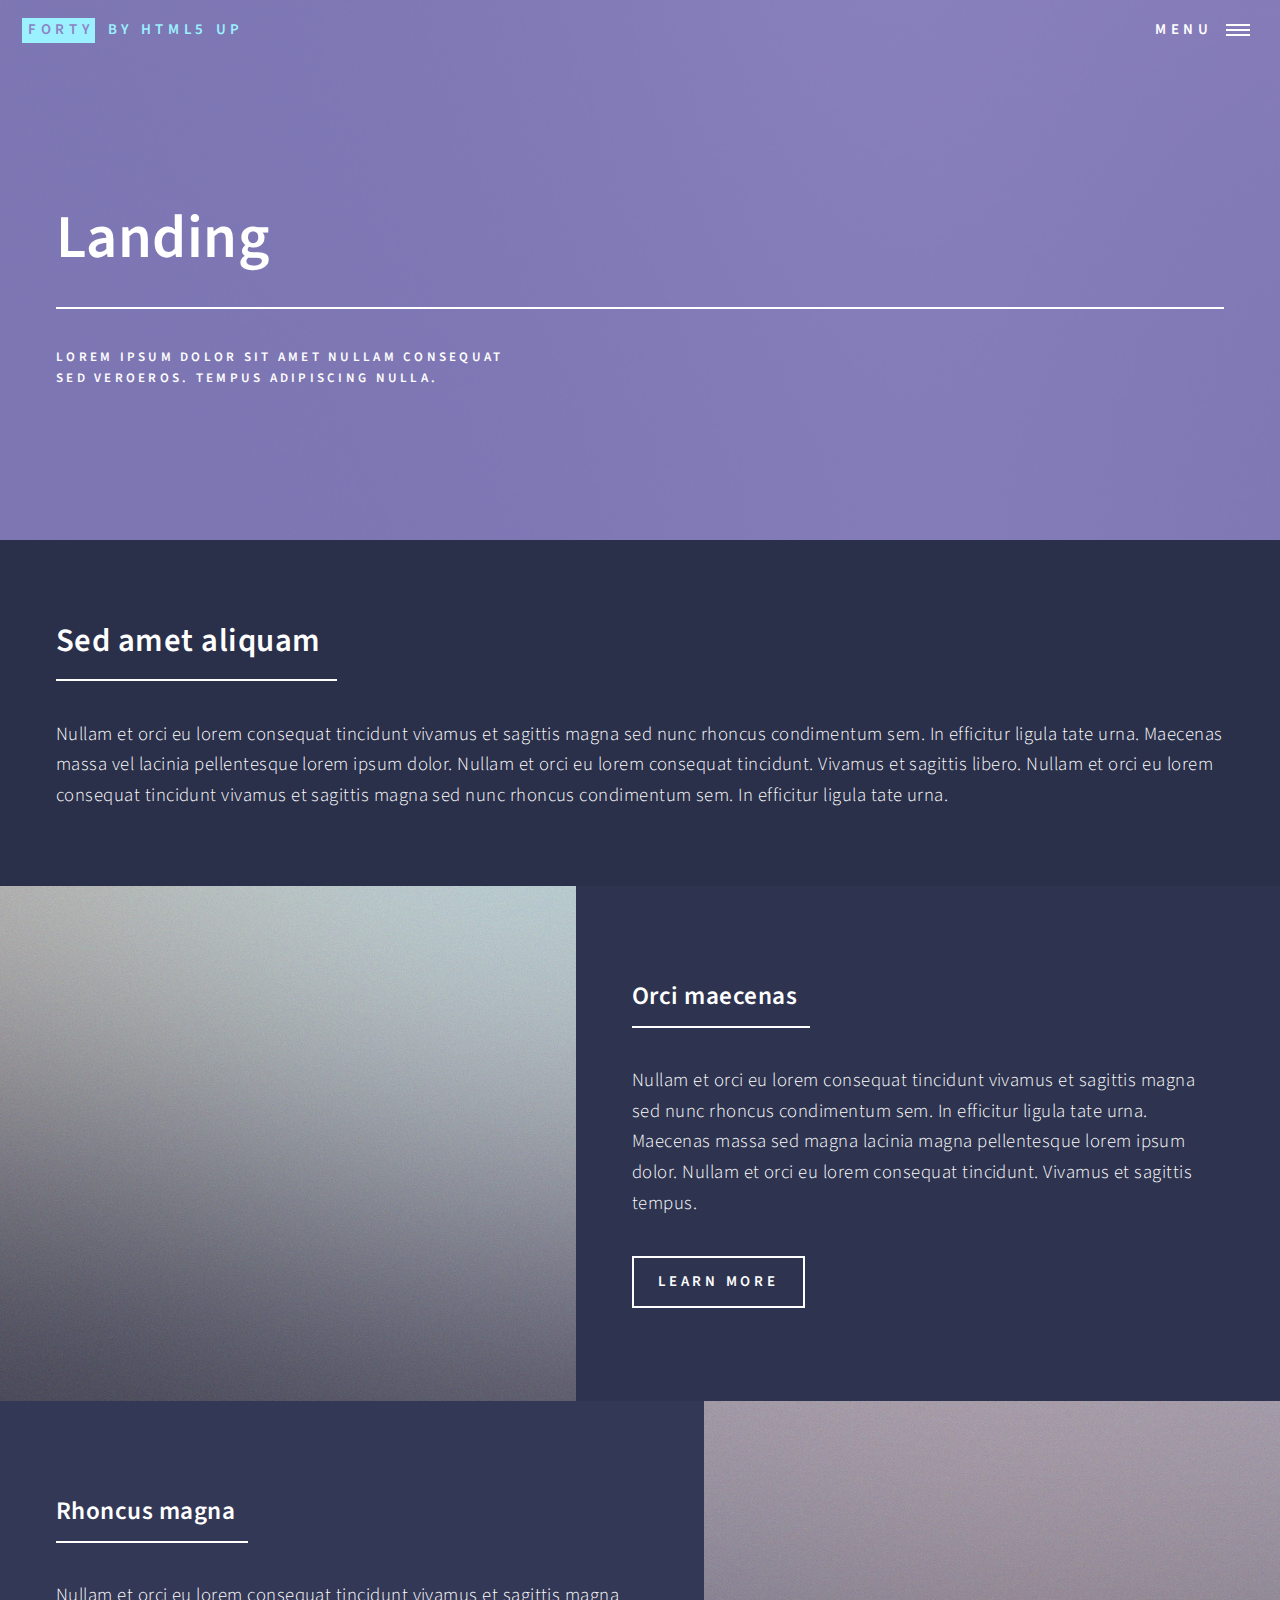
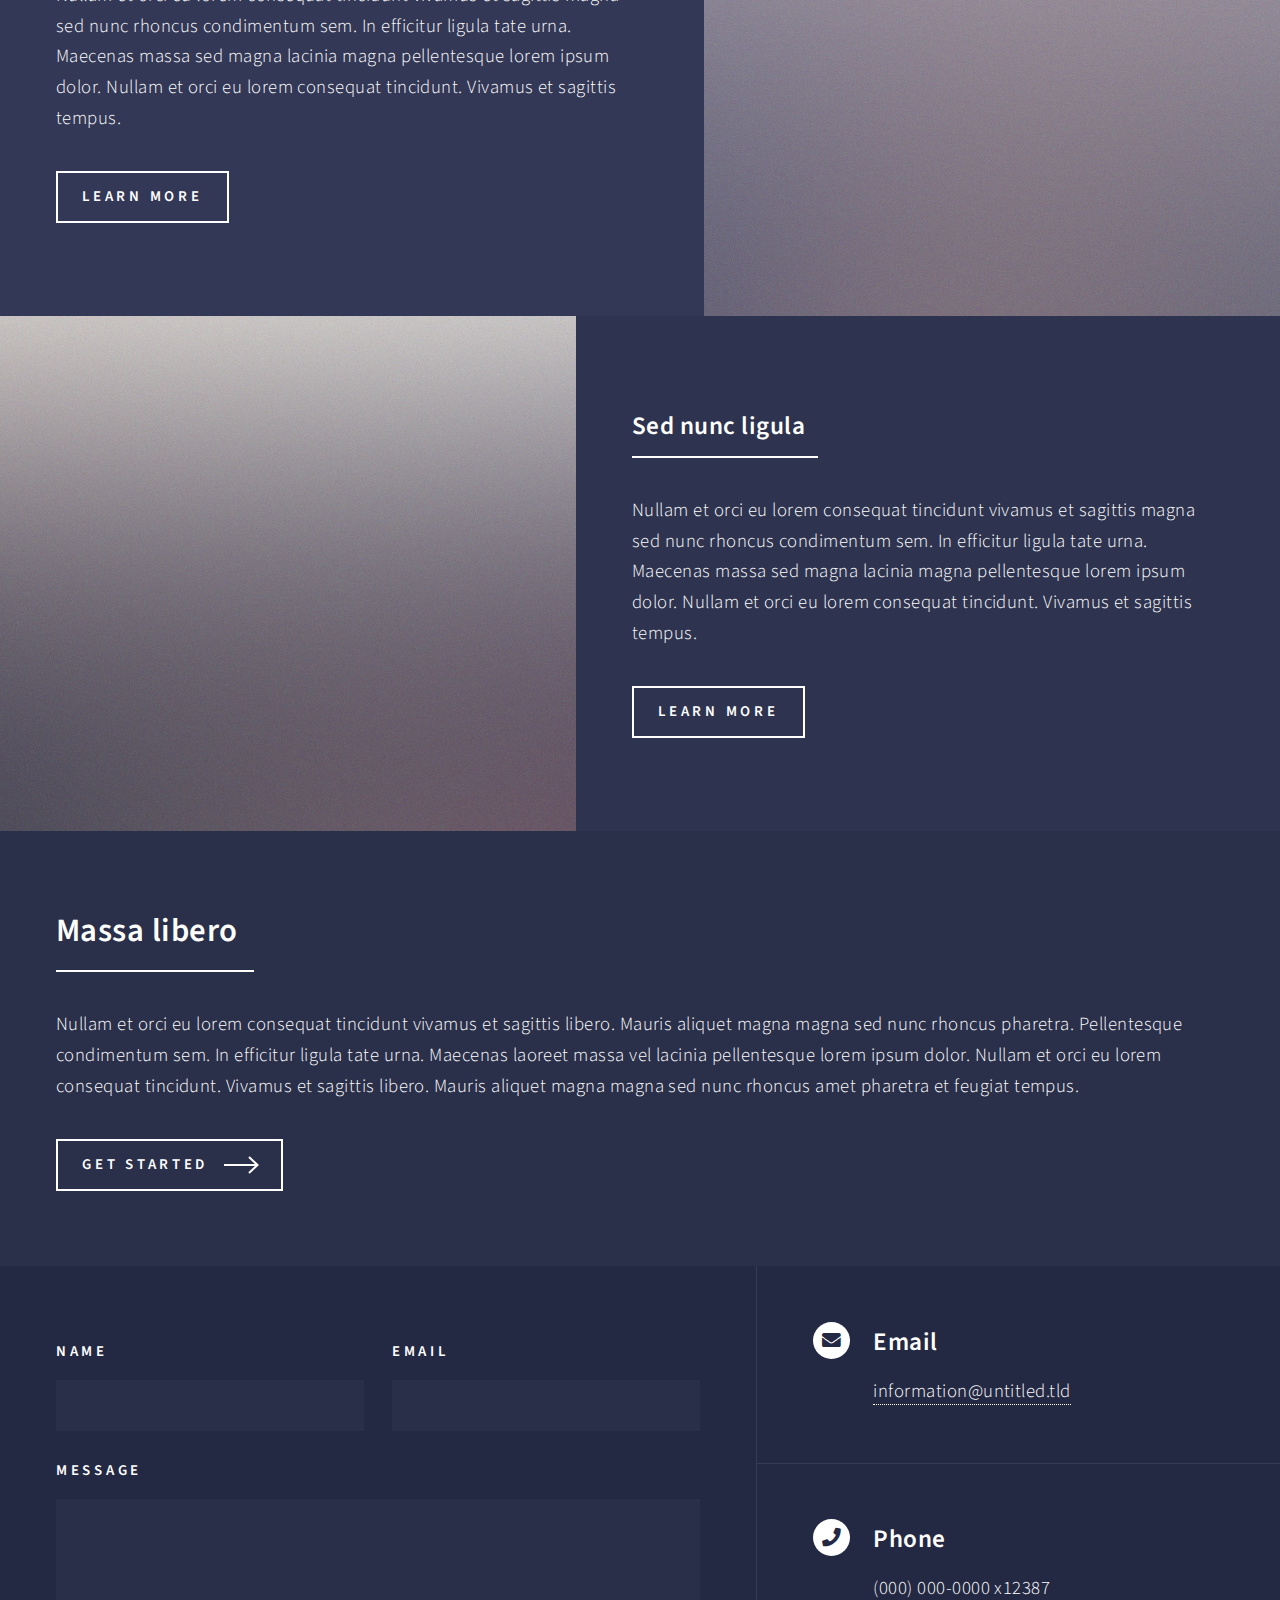
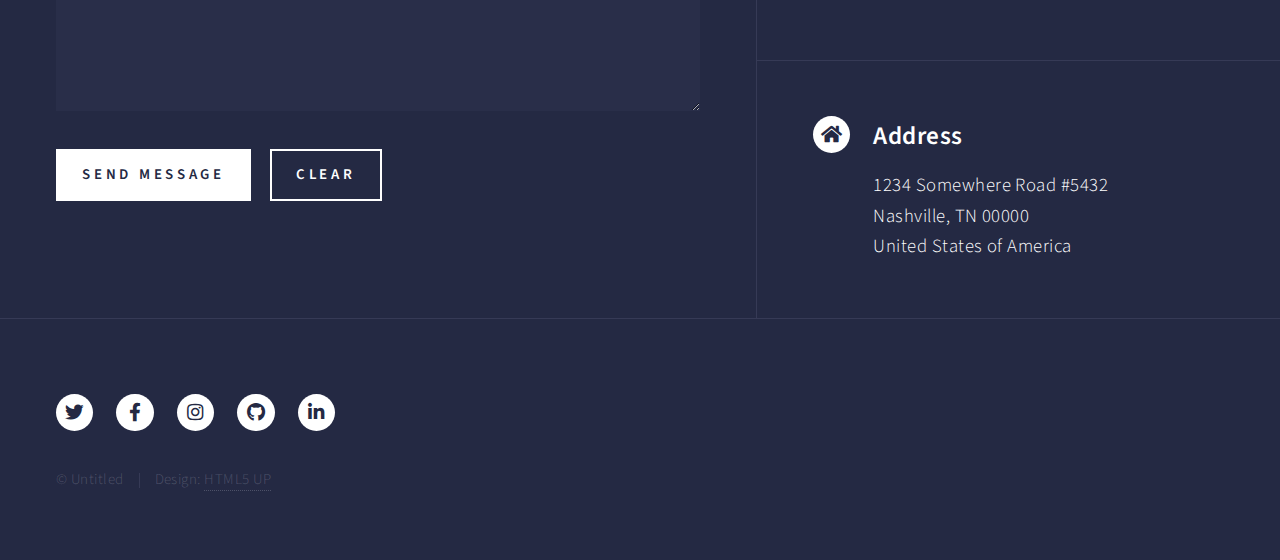
<file: landing.html>
<!DOCTYPE HTML>
<!--
	Forty by HTML5 UP
	html5up.net | @ajlkn
	Free for personal and commercial use under the CCA 3.0 license (html5up.net/license)
-->
<html>
	<head>
		<title>Landing - Forty by HTML5 UP</title>
		<meta charset="utf-8" />
		<meta name="viewport" content="width=device-width, initial-scale=1, user-scalable=no" />
		<link rel="stylesheet" href="assets/css/main.css" />
		<noscript><link rel="stylesheet" href="assets/css/noscript.css" /></noscript>
	</head>
	<body class="is-preload">

		<!-- Wrapper -->
			<div id="wrapper">

				<!-- Header -->
				<!-- Note: The "styleN" class below should match that of the banner element. -->
					<header id="header" class="alt style2">
						<a href="index.html" class="logo"><strong>Forty</strong> <span>by HTML5 UP</span></a>
						<nav>
							<a href="#menu">Menu</a>
						</nav>
					</header>

				<!-- Menu -->
					<nav id="menu">
						<ul class="links">
							<li><a href="index.html">Home</a></li>
							<li><a href="landing.html">Landing</a></li>
							<li><a href="generic.html">Generic</a></li>
							<li><a href="elements.html">Elements</a></li>
						</ul>
						<ul class="actions stacked">
							<li><a href="#" class="button primary fit">Get Started</a></li>
							<li><a href="#" class="button fit">Log In</a></li>
						</ul>
					</nav>

				<!-- Banner -->
				<!-- Note: The "styleN" class below should match that of the header element. -->
					<section id="banner" class="style2">
						<div class="inner">
							<span class="image">
								<img src="images/pic07.jpg" alt="" />
							</span>
							<header class="major">
								<h1>Landing</h1>
							</header>
							<div class="content">
								<p>Lorem ipsum dolor sit amet nullam consequat<br />
								sed veroeros. tempus adipiscing nulla.</p>
							</div>
						</div>
					</section>

				<!-- Main -->
					<div id="main">

						<!-- One -->
							<section id="one">
								<div class="inner">
									<header class="major">
										<h2>Sed amet aliquam</h2>
									</header>
									<p>Nullam et orci eu lorem consequat tincidunt vivamus et sagittis magna sed nunc rhoncus condimentum sem. In efficitur ligula tate urna. Maecenas massa vel lacinia pellentesque lorem ipsum dolor. Nullam et orci eu lorem consequat tincidunt. Vivamus et sagittis libero. Nullam et orci eu lorem consequat tincidunt vivamus et sagittis magna sed nunc rhoncus condimentum sem. In efficitur ligula tate urna.</p>
								</div>
							</section>

						<!-- Two -->
							<section id="two" class="spotlights">
								<section>
									<a href="generic.html" class="image">
										<img src="images/pic08.jpg" alt="" data-position="center center" />
									</a>
									<div class="content">
										<div class="inner">
											<header class="major">
												<h3>Orci maecenas</h3>
											</header>
											<p>Nullam et orci eu lorem consequat tincidunt vivamus et sagittis magna sed nunc rhoncus condimentum sem. In efficitur ligula tate urna. Maecenas massa sed magna lacinia magna pellentesque lorem ipsum dolor. Nullam et orci eu lorem consequat tincidunt. Vivamus et sagittis tempus.</p>
											<ul class="actions">
												<li><a href="generic.html" class="button">Learn more</a></li>
											</ul>
										</div>
									</div>
								</section>
								<section>
									<a href="generic.html" class="image">
										<img src="images/pic09.jpg" alt="" data-position="top center" />
									</a>
									<div class="content">
										<div class="inner">
											<header class="major">
												<h3>Rhoncus magna</h3>
											</header>
											<p>Nullam et orci eu lorem consequat tincidunt vivamus et sagittis magna sed nunc rhoncus condimentum sem. In efficitur ligula tate urna. Maecenas massa sed magna lacinia magna pellentesque lorem ipsum dolor. Nullam et orci eu lorem consequat tincidunt. Vivamus et sagittis tempus.</p>
											<ul class="actions">
												<li><a href="generic.html" class="button">Learn more</a></li>
											</ul>
										</div>
									</div>
								</section>
								<section>
									<a href="generic.html" class="image">
										<img src="images/pic10.jpg" alt="" data-position="25% 25%" />
									</a>
									<div class="content">
										<div class="inner">
											<header class="major">
												<h3>Sed nunc ligula</h3>
											</header>
											<p>Nullam et orci eu lorem consequat tincidunt vivamus et sagittis magna sed nunc rhoncus condimentum sem. In efficitur ligula tate urna. Maecenas massa sed magna lacinia magna pellentesque lorem ipsum dolor. Nullam et orci eu lorem consequat tincidunt. Vivamus et sagittis tempus.</p>
											<ul class="actions">
												<li><a href="generic.html" class="button">Learn more</a></li>
											</ul>
										</div>
									</div>
								</section>
							</section>

						<!-- Three -->
							<section id="three">
								<div class="inner">
									<header class="major">
										<h2>Massa libero</h2>
									</header>
									<p>Nullam et orci eu lorem consequat tincidunt vivamus et sagittis libero. Mauris aliquet magna magna sed nunc rhoncus pharetra. Pellentesque condimentum sem. In efficitur ligula tate urna. Maecenas laoreet massa vel lacinia pellentesque lorem ipsum dolor. Nullam et orci eu lorem consequat tincidunt. Vivamus et sagittis libero. Mauris aliquet magna magna sed nunc rhoncus amet pharetra et feugiat tempus.</p>
									<ul class="actions">
										<li><a href="generic.html" class="button next">Get Started</a></li>
									</ul>
								</div>
							</section>

					</div>

				<!-- Contact -->
					<section id="contact">
						<div class="inner">
							<section>
								<form method="post" action="#">
									<div class="fields">
										<div class="field half">
											<label for="name">Name</label>
											<input type="text" name="name" id="name" />
										</div>
										<div class="field half">
											<label for="email">Email</label>
											<input type="text" name="email" id="email" />
										</div>
										<div class="field">
											<label for="message">Message</label>
											<textarea name="message" id="message" rows="6"></textarea>
										</div>
									</div>
									<ul class="actions">
										<li><input type="submit" value="Send Message" class="primary" /></li>
										<li><input type="reset" value="Clear" /></li>
									</ul>
								</form>
							</section>
							<section class="split">
								<section>
									<div class="contact-method">
										<span class="icon solid alt fa-envelope"></span>
										<h3>Email</h3>
										<a href="#">information@untitled.tld</a>
									</div>
								</section>
								<section>
									<div class="contact-method">
										<span class="icon solid alt fa-phone"></span>
										<h3>Phone</h3>
										<span>(000) 000-0000 x12387</span>
									</div>
								</section>
								<section>
									<div class="contact-method">
										<span class="icon solid alt fa-home"></span>
										<h3>Address</h3>
										<span>1234 Somewhere Road #5432<br />
										Nashville, TN 00000<br />
										United States of America</span>
									</div>
								</section>
							</section>
						</div>
					</section>

				<!-- Footer -->
					<footer id="footer">
						<div class="inner">
							<ul class="icons">
								<li><a href="#" class="icon brands alt fa-twitter"><span class="label">Twitter</span></a></li>
								<li><a href="#" class="icon brands alt fa-facebook-f"><span class="label">Facebook</span></a></li>
								<li><a href="#" class="icon brands alt fa-instagram"><span class="label">Instagram</span></a></li>
								<li><a href="#" class="icon brands alt fa-github"><span class="label">GitHub</span></a></li>
								<li><a href="#" class="icon brands alt fa-linkedin-in"><span class="label">LinkedIn</span></a></li>
							</ul>
							<ul class="copyright">
								<li>&copy; Untitled</li><li>Design: <a href="https://html5up.net">HTML5 UP</a></li>
							</ul>
						</div>
					</footer>

			</div>

		<!-- Scripts -->
			<script src="assets/js/jquery.min.js"></script>
			<script src="assets/js/jquery.scrolly.min.js"></script>
			<script src="assets/js/jquery.scrollex.min.js"></script>
			<script src="assets/js/browser.min.js"></script>
			<script src="assets/js/breakpoints.min.js"></script>
			<script src="assets/js/util.js"></script>
			<script src="assets/js/main.js"></script>

	</body>
</html>
</file>
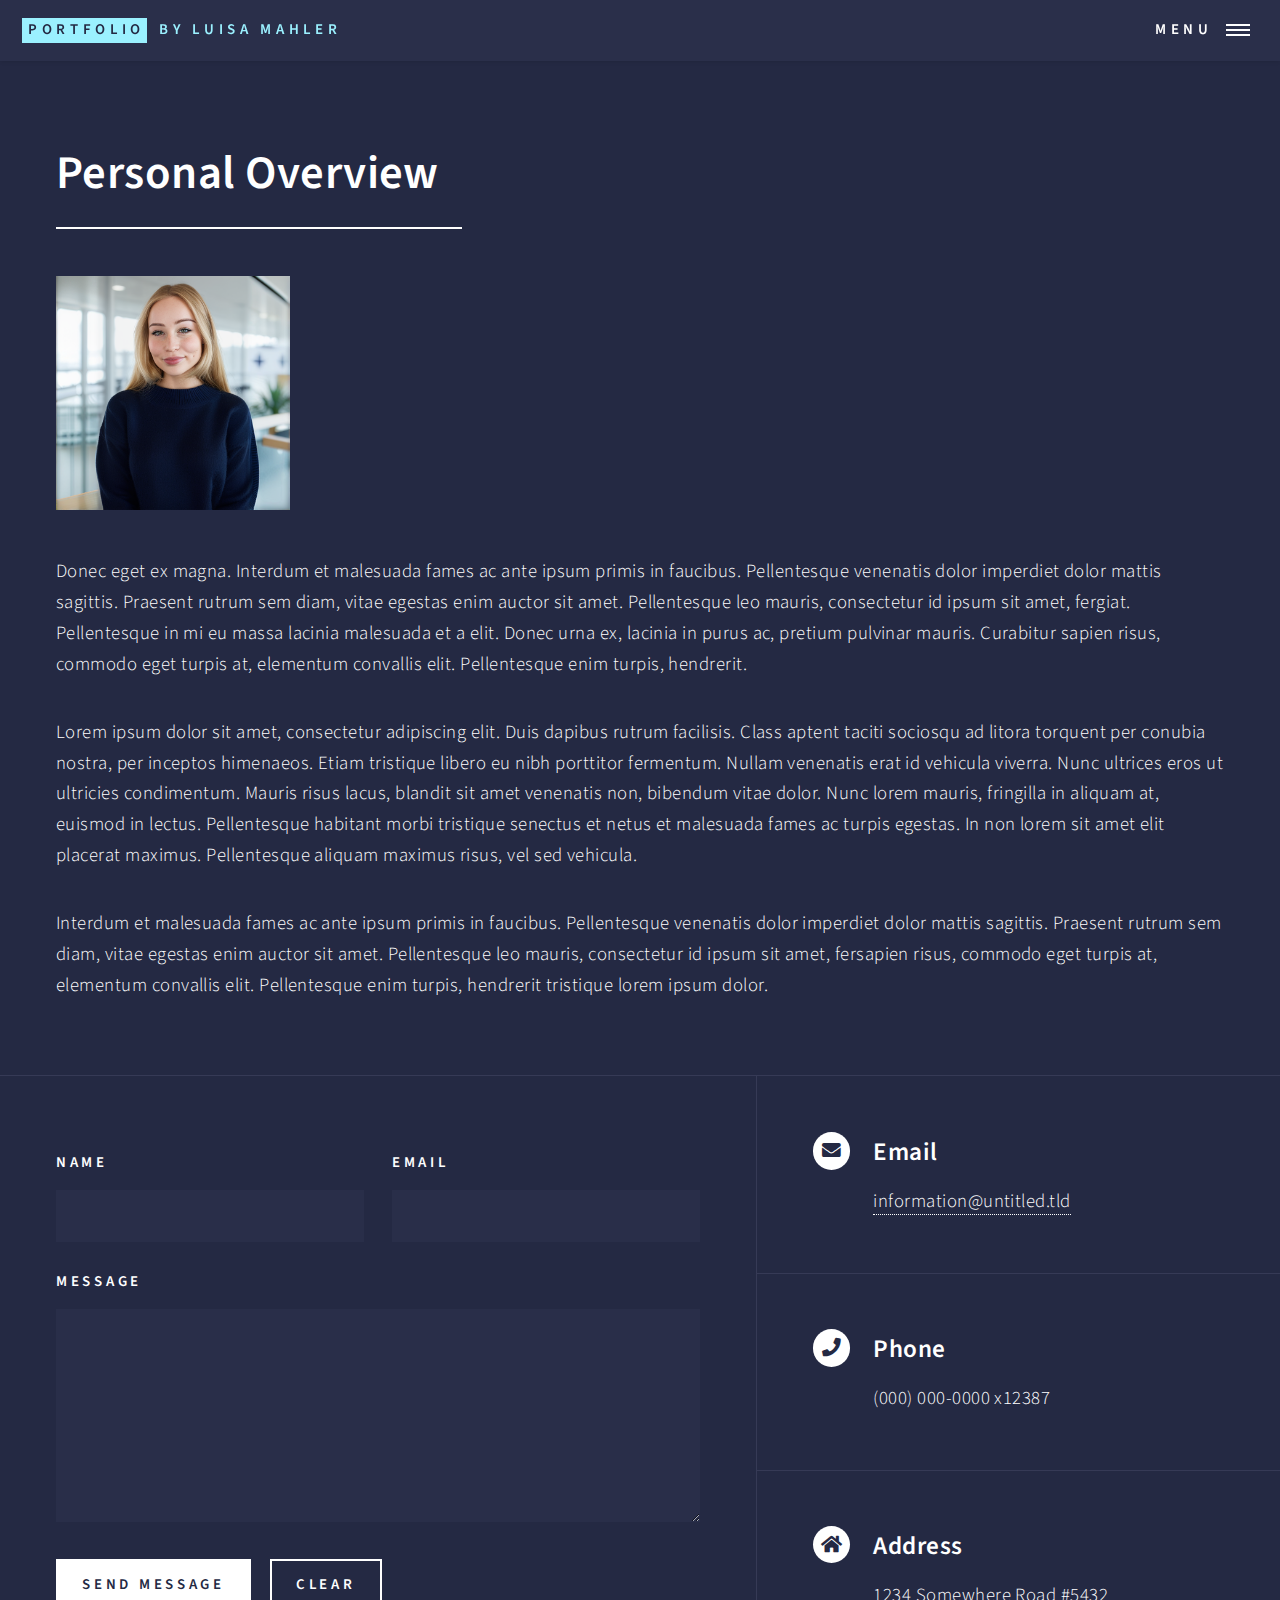
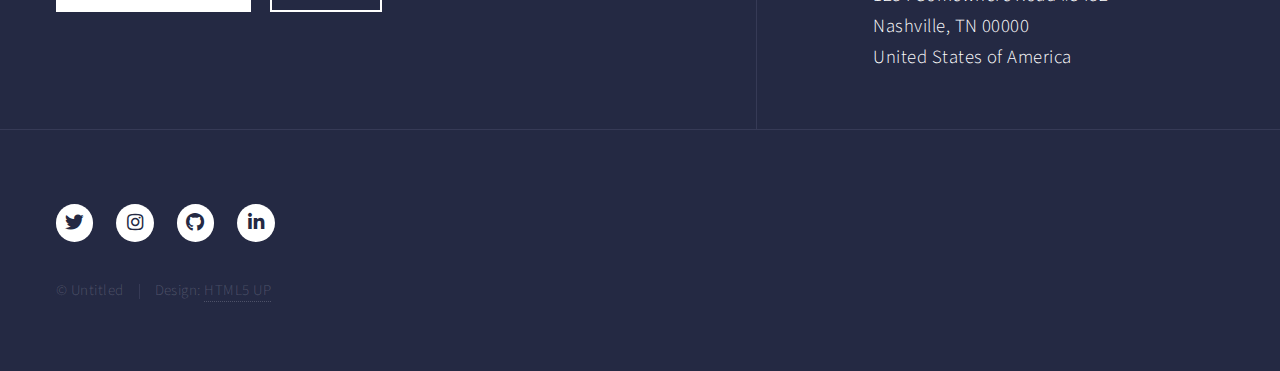
<file: personal.html>
<!DOCTYPE HTML>
<!--
	Forty by HTML5 UP
	html5up.net | @ajlkn
	Free for personal and commercial use under the CCA 3.0 license (html5up.net/license)
-->
<html>
	<head>
		<title>Personal Overview</title>
		<meta charset="utf-8" />
		<meta name="viewport" content="width=device-width, initial-scale=1, user-scalable=no" />
		<link rel="stylesheet" href="assets/css/main.css" />
		<noscript><link rel="stylesheet" href="assets/css/noscript.css" /></noscript>
	</head>
	<body class="is-preload">

		<!-- Wrapper -->
			<div id="wrapper">

				<!-- Header -->
					<header id="header">
						<a href="index.html" class="logo"><strong>Portfolio</strong> <span>by Luisa Mahler</span></a>
						<nav>
							<a href="#menu">Menu</a>
						</nav>
					</header>

				<!-- Menu -->
					<nav id="menu">
						<ul class="links">
							<li><a href="index.html">Home</a></li>
							<li><a href="personal.html">Personal</a></li>
							<li><a href="experience.html">Work Experience</a></li>
							<li><a href="projects.html">Projects</a></li>
							<li><a href="blog.html">Blog</a></li>
						</ul>
						<ul class="actions stacked">
							<li><a href="#one" class="button primary fit">Let's Go</a></li>
							<li><a href="#" class="button fit">Close</a></li>
						</ul>
					</nav>

				<!-- Main -->
					<div id="main" class="alt">

						<!-- One -->
							<section id="one">
								<div class="inner">
									<header class="major">
										<h1>Personal Overview</h1>
									</header>
									<span class="image main"><img src="images/me4.png" alt="" style="width: 20%; height: auto;" /></span>
									<p>Donec eget ex magna. Interdum et malesuada fames ac ante ipsum primis in faucibus. Pellentesque venenatis dolor imperdiet dolor mattis sagittis. Praesent rutrum sem diam, vitae egestas enim auctor sit amet. Pellentesque leo mauris, consectetur id ipsum sit amet, fergiat. Pellentesque in mi eu massa lacinia malesuada et a elit. Donec urna ex, lacinia in purus ac, pretium pulvinar mauris. Curabitur sapien risus, commodo eget turpis at, elementum convallis elit. Pellentesque enim turpis, hendrerit.</p>
									<p>Lorem ipsum dolor sit amet, consectetur adipiscing elit. Duis dapibus rutrum facilisis. Class aptent taciti sociosqu ad litora torquent per conubia nostra, per inceptos himenaeos. Etiam tristique libero eu nibh porttitor fermentum. Nullam venenatis erat id vehicula viverra. Nunc ultrices eros ut ultricies condimentum. Mauris risus lacus, blandit sit amet venenatis non, bibendum vitae dolor. Nunc lorem mauris, fringilla in aliquam at, euismod in lectus. Pellentesque habitant morbi tristique senectus et netus et malesuada fames ac turpis egestas. In non lorem sit amet elit placerat maximus. Pellentesque aliquam maximus risus, vel sed vehicula.</p>
									<p>Interdum et malesuada fames ac ante ipsum primis in faucibus. Pellentesque venenatis dolor imperdiet dolor mattis sagittis. Praesent rutrum sem diam, vitae egestas enim auctor sit amet. Pellentesque leo mauris, consectetur id ipsum sit amet, fersapien risus, commodo eget turpis at, elementum convallis elit. Pellentesque enim turpis, hendrerit tristique lorem ipsum dolor.</p>
								</div>
							</section>

					</div>

				<!-- Contact -->
					<section id="contact">
						<div class="inner">
							<section>
								<form method="post" action="#">
									<div class="fields">
										<div class="field half">
											<label for="name">Name</label>
											<input type="text" name="name" id="name" />
										</div>
										<div class="field half">
											<label for="email">Email</label>
											<input type="text" name="email" id="email" />
										</div>
										<div class="field">
											<label for="message">Message</label>
											<textarea name="message" id="message" rows="6"></textarea>
										</div>
									</div>
									<ul class="actions">
										<li><input type="submit" value="Send Message" class="primary" /></li>
										<li><input type="reset" value="Clear" /></li>
									</ul>
								</form>
							</section>
							<section class="split">
								<section>
									<div class="contact-method">
										<span class="icon solid alt fa-envelope"></span>
										<h3>Email</h3>
										<a href="#">information@untitled.tld</a>
									</div>
								</section>
								<section>
									<div class="contact-method">
										<span class="icon solid alt fa-phone"></span>
										<h3>Phone</h3>
										<span>(000) 000-0000 x12387</span>
									</div>
								</section>
								<section>
									<div class="contact-method">
										<span class="icon solid alt fa-home"></span>
										<h3>Address</h3>
										<span>1234 Somewhere Road #5432<br />
										Nashville, TN 00000<br />
										United States of America</span>
									</div>
								</section>
							</section>
						</div>
					</section>

				<!-- Footer -->
					<footer id="footer">
						<div class="inner">
							<ul class="icons">
								<li><a href="#" class="icon brands alt fa-twitter"><span class="label">Twitter</span></a></li>
								<li><a href="#" class="icon brands alt fa-instagram"><span class="label">Instagram</span></a></li>
								<li><a href="#" class="icon brands alt fa-github"><span class="label">GitHub</span></a></li>
								<li><a href="#" class="icon brands alt fa-linkedin-in"><span class="label">LinkedIn</span></a></li>
							</ul>
							<ul class="copyright">
								<li>&copy; Untitled</li><li>Design: <a href="https://html5up.net">HTML5 UP</a></li>
							</ul>
						</div>
					</footer>

			</div>

		<!-- Scripts -->
			<script src="assets/js/jquery.min.js"></script>
			<script src="assets/js/jquery.scrolly.min.js"></script>
			<script src="assets/js/jquery.scrollex.min.js"></script>
			<script src="assets/js/browser.min.js"></script>
			<script src="assets/js/breakpoints.min.js"></script>
			<script src="assets/js/util.js"></script>
			<script src="assets/js/main.js"></script>

	</body>
</html>
</file>
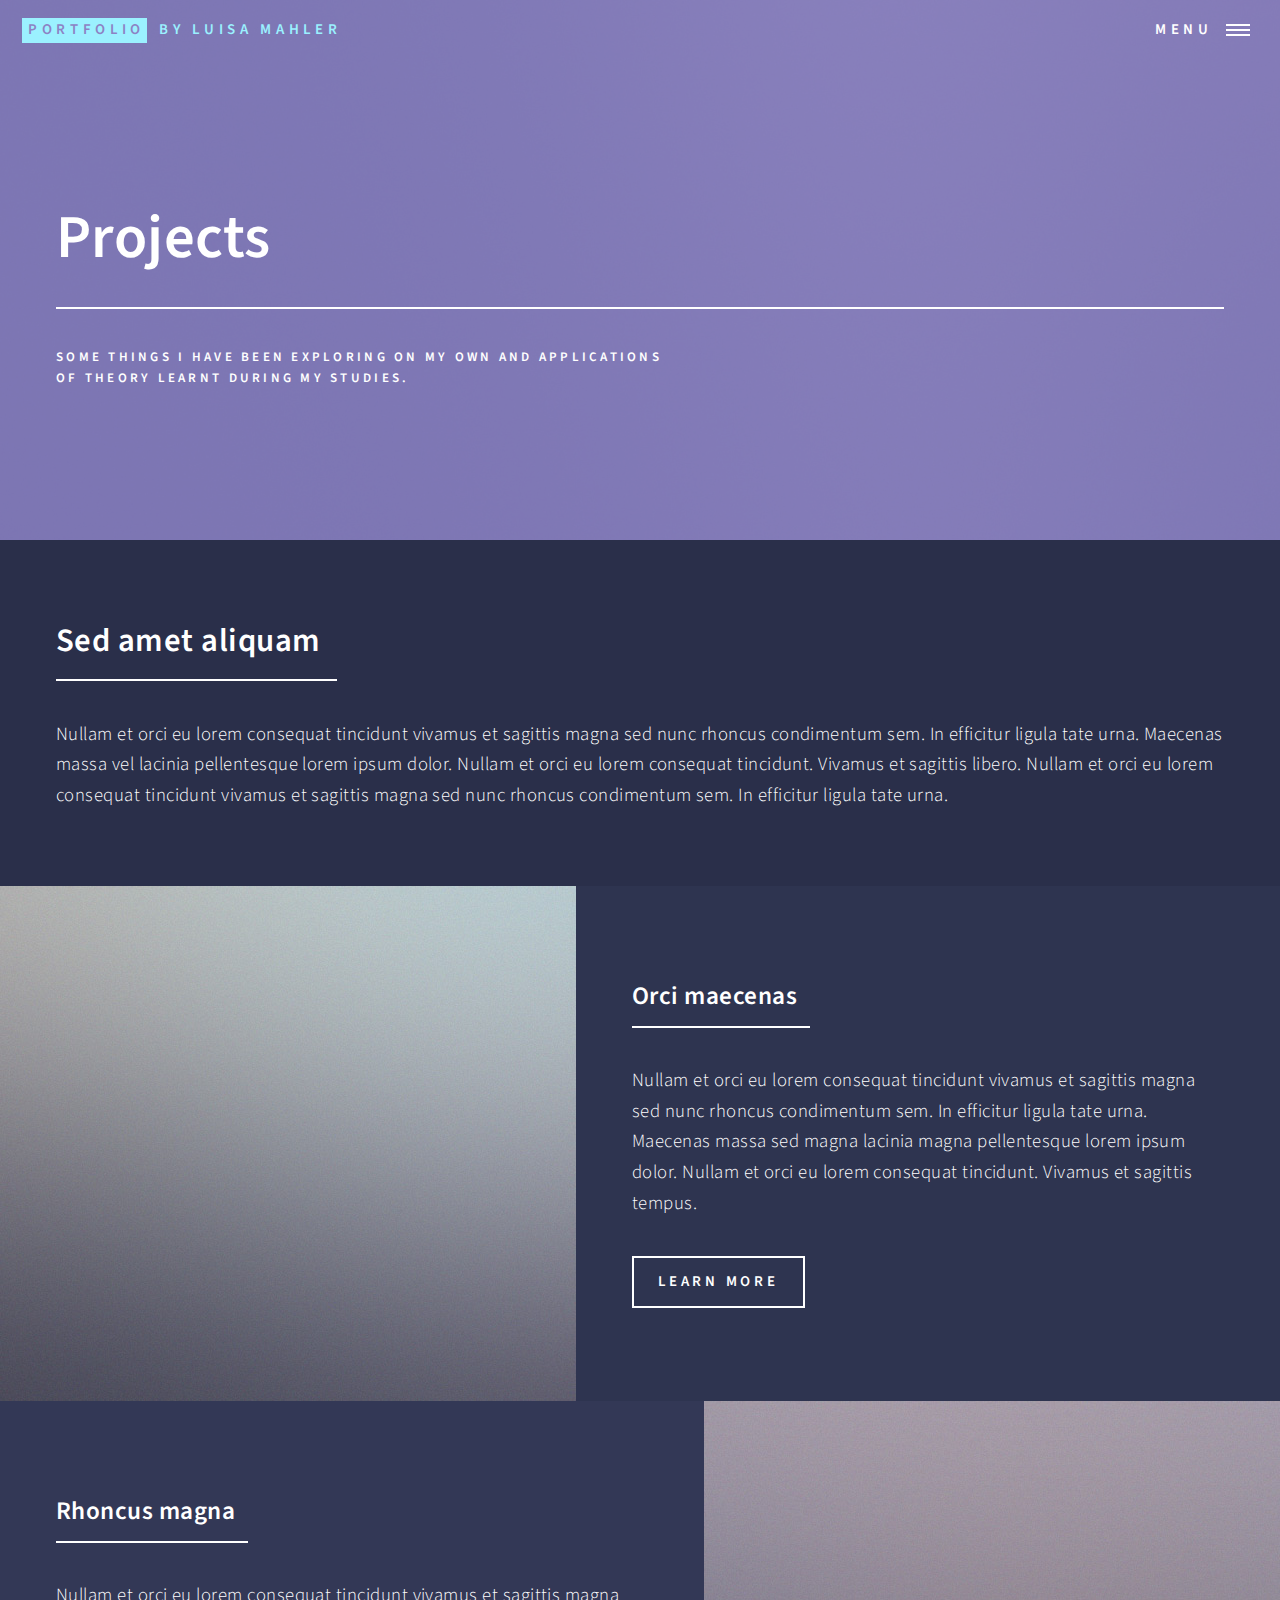
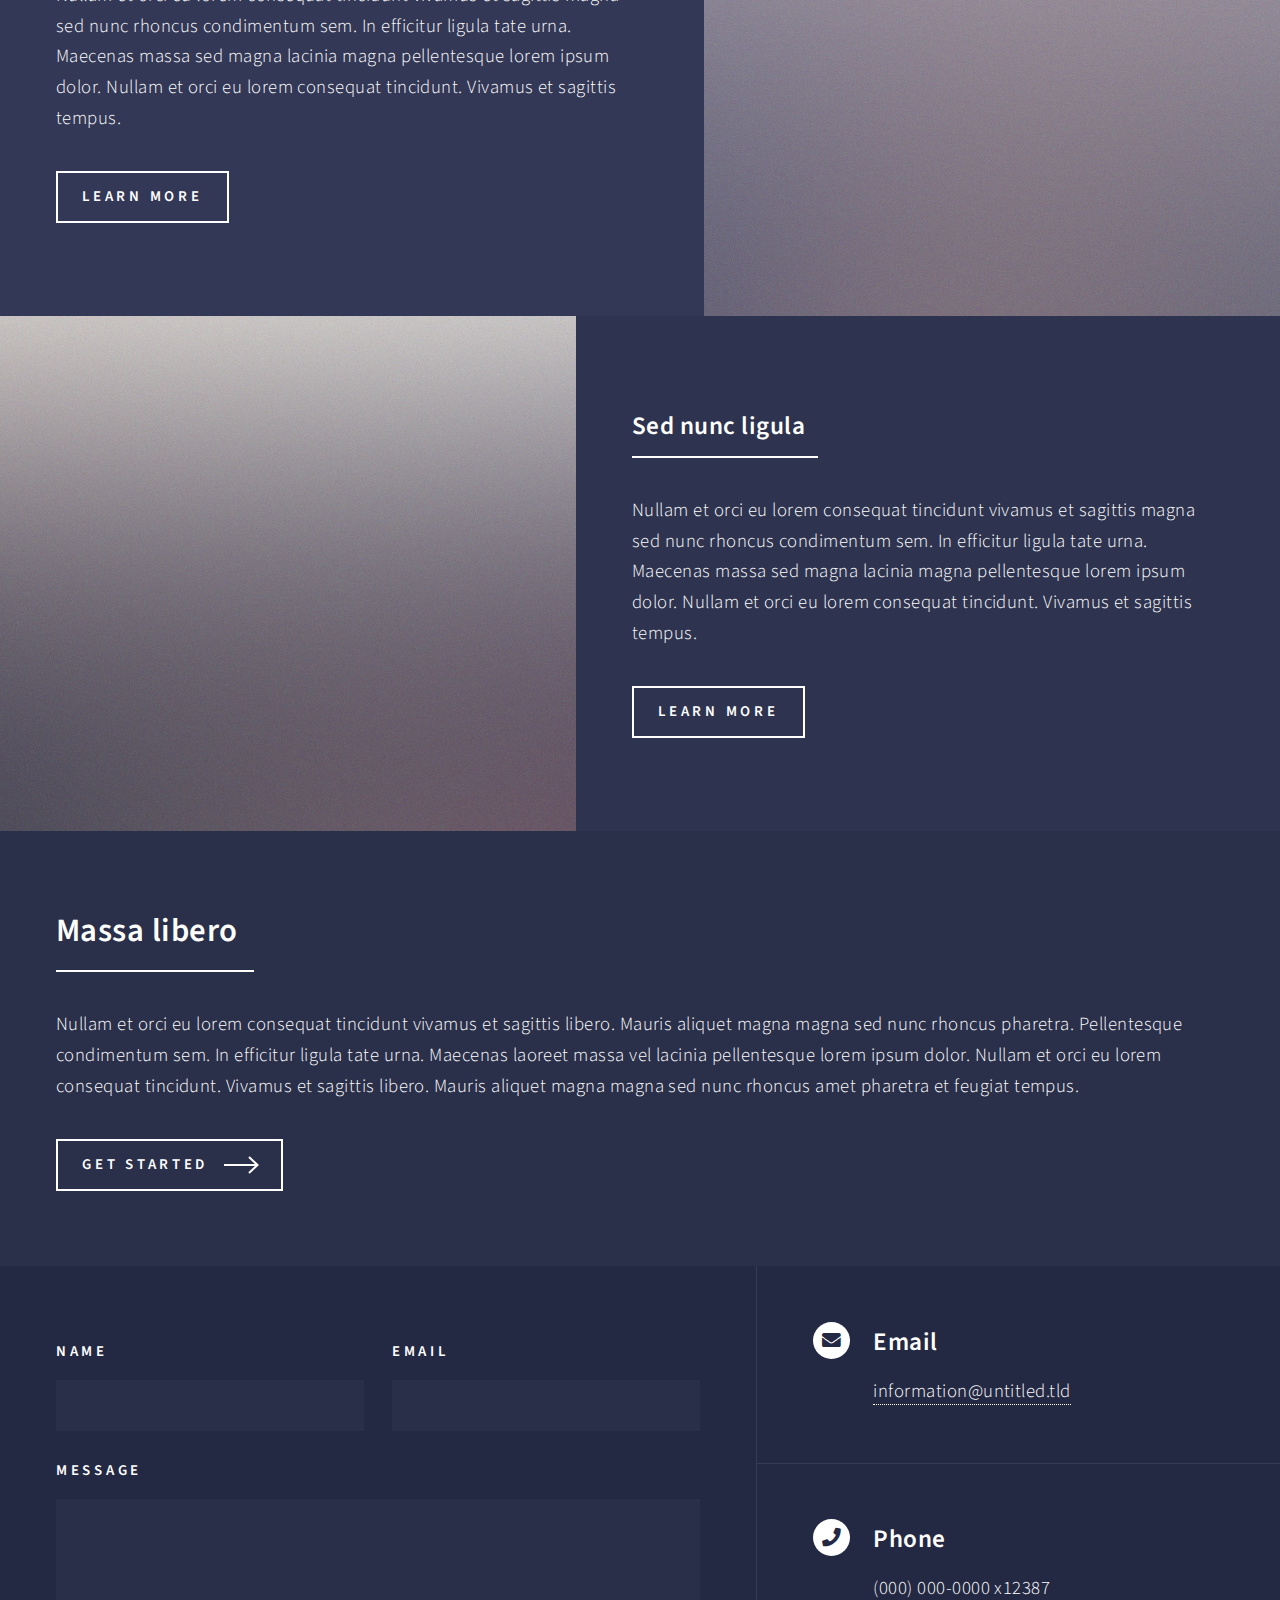
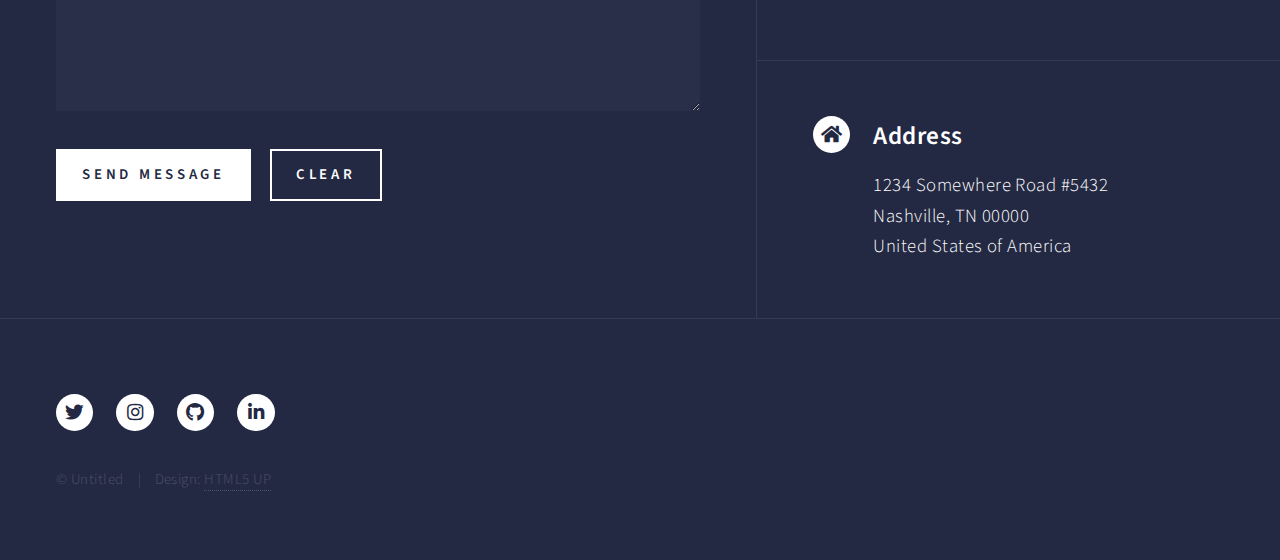
<file: projects.html>
<!DOCTYPE HTML>
<!--
	Forty by HTML5 UP
	html5up.net | @ajlkn
	Free for personal and commercial use under the CCA 3.0 license (html5up.net/license)
-->
<html>
	<head>
		<title>Luisa's Projects</title>
		<meta charset="utf-8" />
		<meta name="viewport" content="width=device-width, initial-scale=1, user-scalable=no" />
		<link rel="stylesheet" href="assets/css/main.css" />
		<noscript><link rel="stylesheet" href="assets/css/noscript.css" /></noscript>
	</head>
	<body class="is-preload">

		<!-- Wrapper -->
			<div id="wrapper">

				<!-- Header -->
				<!-- Note: The "styleN" class below should match that of the banner element. -->
					<header id="header" class="alt style2">
						<a href="index.html" class="logo"><strong>Portfolio</strong> <span>by Luisa Mahler</span></a>
						<nav>
							<a href="#menu">Menu</a>
						</nav>
					</header>

				<!-- Menu -->
					<nav id="menu">
						<ul class="links">
							<li><a href="index.html">Home</a></li>
							<li><a href="personal.html">Personal</a></li>
							<li><a href="experience.html">Work Experience</a></li>
							<li><a href="projects.html">Projects</a></li>
							<li><a href="blog.html">Blog</a></li>
						</ul>
						<ul class="actions stacked">
							<li><a href="#one" class="button primary fit">Let's Go</a></li>
							<li><a href="#" class="button fit">Close</a></li>
						</ul>
					</nav>

				<!-- Banner -->
				<!-- Note: The "styleN" class below should match that of the header element. -->
					<section id="banner" class="style2">
						<div class="inner">
							<span class="image">
								<img src="images/pic07.jpg" alt="" />
							</span>
							<header class="major">
								<h1>Projects</h1>
							</header>
							<div class="content">
								<p>Some things I have been exploring on my own and applications<br />
								of theory learnt during my studies.</p>
							</div>
						</div>
					</section>

				<!-- Main -->
					<div id="main">

						<!-- One -->
							<section id="one">
								<div class="inner">
									<header class="major">
										<h2>Sed amet aliquam</h2>
									</header>
									<p>Nullam et orci eu lorem consequat tincidunt vivamus et sagittis magna sed nunc rhoncus condimentum sem. In efficitur ligula tate urna. Maecenas massa vel lacinia pellentesque lorem ipsum dolor. Nullam et orci eu lorem consequat tincidunt. Vivamus et sagittis libero. Nullam et orci eu lorem consequat tincidunt vivamus et sagittis magna sed nunc rhoncus condimentum sem. In efficitur ligula tate urna.</p>
								</div>
							</section>

						<!-- Two -->
							<section id="two" class="spotlights">
								<section>
									<a href="generic.html" class="image">
										<img src="images/pic08.jpg" alt="" data-position="center center" />
									</a>
									<div class="content">
										<div class="inner">
											<header class="major">
												<h3>Orci maecenas</h3>
											</header>
											<p>Nullam et orci eu lorem consequat tincidunt vivamus et sagittis magna sed nunc rhoncus condimentum sem. In efficitur ligula tate urna. Maecenas massa sed magna lacinia magna pellentesque lorem ipsum dolor. Nullam et orci eu lorem consequat tincidunt. Vivamus et sagittis tempus.</p>
											<ul class="actions">
												<li><a href="generic.html" class="button">Learn more</a></li>
											</ul>
										</div>
									</div>
								</section>
								<section>
									<a href="generic.html" class="image">
										<img src="images/pic09.jpg" alt="" data-position="top center" />
									</a>
									<div class="content">
										<div class="inner">
											<header class="major">
												<h3>Rhoncus magna</h3>
											</header>
											<p>Nullam et orci eu lorem consequat tincidunt vivamus et sagittis magna sed nunc rhoncus condimentum sem. In efficitur ligula tate urna. Maecenas massa sed magna lacinia magna pellentesque lorem ipsum dolor. Nullam et orci eu lorem consequat tincidunt. Vivamus et sagittis tempus.</p>
											<ul class="actions">
												<li><a href="generic.html" class="button">Learn more</a></li>
											</ul>
										</div>
									</div>
								</section>
								<section>
									<a href="generic.html" class="image">
										<img src="images/pic10.jpg" alt="" data-position="25% 25%" />
									</a>
									<div class="content">
										<div class="inner">
											<header class="major">
												<h3>Sed nunc ligula</h3>
											</header>
											<p>Nullam et orci eu lorem consequat tincidunt vivamus et sagittis magna sed nunc rhoncus condimentum sem. In efficitur ligula tate urna. Maecenas massa sed magna lacinia magna pellentesque lorem ipsum dolor. Nullam et orci eu lorem consequat tincidunt. Vivamus et sagittis tempus.</p>
											<ul class="actions">
												<li><a href="generic.html" class="button">Learn more</a></li>
											</ul>
										</div>
									</div>
								</section>
							</section>

						<!-- Three -->
							<section id="three">
								<div class="inner">
									<header class="major">
										<h2>Massa libero</h2>
									</header>
									<p>Nullam et orci eu lorem consequat tincidunt vivamus et sagittis libero. Mauris aliquet magna magna sed nunc rhoncus pharetra. Pellentesque condimentum sem. In efficitur ligula tate urna. Maecenas laoreet massa vel lacinia pellentesque lorem ipsum dolor. Nullam et orci eu lorem consequat tincidunt. Vivamus et sagittis libero. Mauris aliquet magna magna sed nunc rhoncus amet pharetra et feugiat tempus.</p>
									<ul class="actions">
										<li><a href="generic.html" class="button next">Get Started</a></li>
									</ul>
								</div>
							</section>

					</div>

				<!-- Contact -->
					<section id="contact">
						<div class="inner">
							<section>
								<form method="post" action="#">
									<div class="fields">
										<div class="field half">
											<label for="name">Name</label>
											<input type="text" name="name" id="name" />
										</div>
										<div class="field half">
											<label for="email">Email</label>
											<input type="text" name="email" id="email" />
										</div>
										<div class="field">
											<label for="message">Message</label>
											<textarea name="message" id="message" rows="6"></textarea>
										</div>
									</div>
									<ul class="actions">
										<li><input type="submit" value="Send Message" class="primary" /></li>
										<li><input type="reset" value="Clear" /></li>
									</ul>
								</form>
							</section>
							<section class="split">
								<section>
									<div class="contact-method">
										<span class="icon solid alt fa-envelope"></span>
										<h3>Email</h3>
										<a href="#">information@untitled.tld</a>
									</div>
								</section>
								<section>
									<div class="contact-method">
										<span class="icon solid alt fa-phone"></span>
										<h3>Phone</h3>
										<span>(000) 000-0000 x12387</span>
									</div>
								</section>
								<section>
									<div class="contact-method">
										<span class="icon solid alt fa-home"></span>
										<h3>Address</h3>
										<span>1234 Somewhere Road #5432<br />
										Nashville, TN 00000<br />
										United States of America</span>
									</div>
								</section>
							</section>
						</div>
					</section>

				<!-- Footer -->
					<footer id="footer">
						<div class="inner">
							<ul class="icons">
								<li><a href="#" class="icon brands alt fa-twitter"><span class="label">Twitter</span></a></li>
								<li><a href="#" class="icon brands alt fa-instagram"><span class="label">Instagram</span></a></li>
								<li><a href="#" class="icon brands alt fa-github"><span class="label">GitHub</span></a></li>
								<li><a href="#" class="icon brands alt fa-linkedin-in"><span class="label">LinkedIn</span></a></li>
							</ul>
							<ul class="copyright">
								<li>&copy; Untitled</li><li>Design: <a href="https://html5up.net">HTML5 UP</a></li>
							</ul>
						</div>
					</footer>

			</div>

		<!-- Scripts -->
			<script src="assets/js/jquery.min.js"></script>
			<script src="assets/js/jquery.scrolly.min.js"></script>
			<script src="assets/js/jquery.scrollex.min.js"></script>
			<script src="assets/js/browser.min.js"></script>
			<script src="assets/js/breakpoints.min.js"></script>
			<script src="assets/js/util.js"></script>
			<script src="assets/js/main.js"></script>

	</body>
</html>
</file>
<file: assets/css/noscript.css>
/*
	Portfolio by Luisa Mahler
	html5up.net | @ajlkn
	Free for personal and commercial use under the CCA 3.0 license (html5up.net/license)
*/

/* Banner */

	body.is-preload #banner:after {
		opacity: 0.85;
	}

	body.is-preload #banner > .inner {
		-moz-filter: none;
		-webkit-filter: none;
		-ms-filter: none;
		filter: none;
		-moz-transform: none;
		-webkit-transform: none;
		-ms-transform: none;
		transform: none;
		opacity: 1;
	}
</file>
<file: assets/css/main.css>
@import url(fontawesome-all.min.css);
@import url("https://fonts.googleapis.com/css?family=Source+Sans+Pro:300,300italic,600,600italic");

/*
	Portfolio by Luisa Mahler
	html5up.net | @ajlkn
	Free for personal and commercial use under the CCA 3.0 license (html5up.net/license)
*/

html, body, div, span, applet, object,
iframe, h1, h2, h3, h4, h5, h6, p, blockquote,
pre, a, abbr, acronym, address, big, cite,
code, del, dfn, em, img, ins, kbd, q, s, samp,
small, strike, strong, sub, sup, tt, var, b,
u, i, center, dl, dt, dd, ol, ul, li, fieldset,
form, label, legend, table, caption, tbody,
tfoot, thead, tr, th, td, article, aside,
canvas, details, embed, figure, figcaption,
footer, header, hgroup, menu, nav, output, ruby,
section, summary, time, mark, audio, video {
	margin: 0;
	padding: 0;
	border: 0;
	font-size: 100%;
	font: inherit;
	vertical-align: baseline;}

article, aside, details, figcaption, figure,
footer, header, hgroup, menu, nav, section {
	display: block;}

body {
	line-height: 1;
}

ol, ul {
	list-style: none;
}

blockquote, q {
	quotes: none;
}

	blockquote:before, blockquote:after, q:before, q:after {
		content: '';
		content: none;
	}

table {
	border-collapse: collapse;
	border-spacing: 0;
}

body {
	-webkit-text-size-adjust: none;
}

mark {
	background-color: transparent;
	color: inherit;
}

input::-moz-focus-inner {
	border: 0;
	padding: 0;
}

input, select, textarea {
	-moz-appearance: none;
	-webkit-appearance: none;
	-ms-appearance: none;
	appearance: none;
}

/* Basic */

	@-ms-viewport {
		width: device-width;
	}

	body {
		-ms-overflow-style: scrollbar;
	}

	@media screen and (max-width: 480px) {

		html, body {
			min-width: 320px;
		}

	}

	html {
		box-sizing: border-box;
	}

	*, *:before, *:after {
		box-sizing: inherit;
	}

	body {
		background: #242943;
	}

		body.is-preload *, body.is-preload *:before, body.is-preload *:after {
			-moz-animation: none !important;
			-webkit-animation: none !important;
			-ms-animation: none !important;
			animation: none !important;
			-moz-transition: none !important;
			-webkit-transition: none !important;
			-ms-transition: none !important;
			transition: none !important;
		}

/* Type */

	body, input, select, textarea {
		color: #ffffff;
		font-family: "Source Sans Pro", Helvetica, sans-serif;
		font-size: 19pt;
		font-weight: 300;
		letter-spacing: 0.025em;
		line-height: 1.65;
	}

		@media screen and (max-width: 1680px) {

			body, input, select, textarea {
				font-size: 16pt;
			}

		}

		@media screen and (max-width: 1280px) {

			body, input, select, textarea {
				font-size: 14pt;
			}

		}

		@media screen and (max-width: 360px) {

			body, input, select, textarea {
				font-size: 13pt;
			}

		}

	a {
		-moz-transition: color 0.2s ease-in-out, border-bottom-color 0.2s ease-in-out;
		-webkit-transition: color 0.2s ease-in-out, border-bottom-color 0.2s ease-in-out;
		-ms-transition: color 0.2s ease-in-out, border-bottom-color 0.2s ease-in-out;
		transition: color 0.2s ease-in-out, border-bottom-color 0.2s ease-in-out;
		border-bottom: dotted 1px;
		color: inherit;
		text-decoration: none;
	}

		a:hover {
			border-bottom-color: transparent;
			color: #9bf1ff !important;
		}

		a:active {
			color: #53e3fb !important;
		}

	strong, b {
		color: #ffffff;
		font-weight: 600;
	}

	em, i {
		font-style: italic;
	}

	p {
		margin: 0 0 2em 0;
	}

	h1, h2, h3, h4, h5, h6 {
		color: #ffffff;
		font-weight: 600;
		line-height: 1.65;
		margin: 0 0 1em 0;
	}

		h1 a, h2 a, h3 a, h4 a, h5 a, h6 a {
			color: inherit;
			border-bottom: 0;
		}

	h1 {
		font-size: 2.5em;
	}

	h2 {
		font-size: 1.75em;
	}

	h3 {
		font-size: 1.35em;
	}

	h4 {
		font-size: 1.1em;
	}

	h5 {
		font-size: 0.9em;
	}

	h6 {
		font-size: 0.7em;
	}

	@media screen and (max-width: 736px) {

		h1 {
			font-size: 2em;
		}

		h2 {
			font-size: 1.5em;
		}

		h3 {
			font-size: 1.25em;
		}

	}

	sub {
		font-size: 0.8em;
		position: relative;
		top: 0.5em;
	}

	sup {
		font-size: 0.8em;
		position: relative;
		top: -0.5em;
	}

	blockquote {
		border-left: solid 4px rgba(212, 212, 255, 0.1);
		font-style: italic;
		margin: 0 0 2em 0;
		padding: 0.5em 0 0.5em 2em;
	}

	code {
		background: rgba(212, 212, 255, 0.035);
		font-family: "Courier New", monospace;
		font-size: 0.9em;
		margin: 0 0.25em;
		padding: 0.25em 0.65em;
	}

	pre {
		-webkit-overflow-scrolling: touch;
		font-family: "Courier New", monospace;
		font-size: 0.9em;
		margin: 0 0 2em 0;
	}

		pre code {
			display: block;
			line-height: 1.75;
			padding: 1em 1.5em;
			overflow-x: auto;
		}

	hr {
		border: 0;
		border-bottom: solid 1px rgba(212, 212, 255, 0.1);
		margin: 2em 0;
	}

		hr.major {
			margin: 3em 0;
		}

	.align-left {
		text-align: left;
	}

	.align-center {
		text-align: center;
	}

	.align-right {
		text-align: right;
	}

/* Row */

	.row {
		display: flex;
		flex-wrap: wrap;
		box-sizing: border-box;
		align-items: stretch;
	}

		.row > * {
			box-sizing: border-box;
		}

		.row.gtr-uniform > * > :last-child {
			margin-bottom: 0;
		}

		.row.aln-left {
			justify-content: flex-start;
		}

		.row.aln-center {
			justify-content: center;
		}

		.row.aln-right {
			justify-content: flex-end;
		}

		.row.aln-top {
			align-items: flex-start;
		}

		.row.aln-middle {
			align-items: center;
		}

		.row.aln-bottom {
			align-items: flex-end;
		}

		.row > .imp {
			order: -1;
		}

		.row > .col-1 {
			width: 8.33333%;
		}

		.row > .off-1 {
			margin-left: 8.33333%;
		}

		.row > .col-2 {
			width: 16.66667%;
		}

		.row > .off-2 {
			margin-left: 16.66667%;
		}

		.row > .col-3 {
			width: 25%;
		}

		.row > .off-3 {
			margin-left: 25%;
		}

		.row > .col-4 {
			width: 33.33333%;
		}

		.row > .off-4 {
			margin-left: 33.33333%;
		}

		.row > .col-5 {
			width: 41.66667%;
		}

		.row > .off-5 {
			margin-left: 41.66667%;
		}

		.row > .col-6 {
			width: 50%;
		}

		.row > .off-6 {
			margin-left: 50%;
		}

		.row > .col-7 {
			width: 58.33333%;
		}

		.row > .off-7 {
			margin-left: 58.33333%;
		}

		.row > .col-8 {
			width: 66.66667%;
		}

		.row > .off-8 {
			margin-left: 66.66667%;
		}

		.row > .col-9 {
			width: 75%;
		}

		.row > .off-9 {
			margin-left: 75%;
		}

		.row > .col-10 {
			width: 83.33333%;
		}

		.row > .off-10 {
			margin-left: 83.33333%;
		}

		.row > .col-11 {
			width: 91.66667%;
		}

		.row > .off-11 {
			margin-left: 91.66667%;
		}

		.row > .col-12 {
			width: 100%;
		}

		.row > .off-12 {
			margin-left: 100%;
		}

		.row.gtr-0 {
			margin-top: 0;
			margin-left: 0em;
		}

			.row.gtr-0 > * {
				padding: 0 0 0 0em;
			}

			.row.gtr-0.gtr-uniform {
				margin-top: 0em;
			}

				.row.gtr-0.gtr-uniform > * {
					padding-top: 0em;
				}

		.row.gtr-25 {
			margin-top: 0;
			margin-left: -0.5em;
		}

			.row.gtr-25 > * {
				padding: 0 0 0 0.5em;
			}

			.row.gtr-25.gtr-uniform {
				margin-top: -0.5em;
			}

				.row.gtr-25.gtr-uniform > * {
					padding-top: 0.5em;
				}

		.row.gtr-50 {
			margin-top: 0;
			margin-left: -1em;
		}

			.row.gtr-50 > * {
				padding: 0 0 0 1em;
			}

			.row.gtr-50.gtr-uniform {
				margin-top: -1em;
			}

				.row.gtr-50.gtr-uniform > * {
					padding-top: 1em;
				}

		.row {
			margin-top: 0;
			margin-left: -2em;
		}

			.row > * {
				padding: 0 0 0 2em;
			}

			.row.gtr-uniform {
				margin-top: -2em;
			}

				.row.gtr-uniform > * {
					padding-top: 2em;
				}

		.row.gtr-150 {
			margin-top: 0;
			margin-left: -3em;
		}

			.row.gtr-150 > * {
				padding: 0 0 0 3em;
			}

			.row.gtr-150.gtr-uniform {
				margin-top: -3em;
			}

				.row.gtr-150.gtr-uniform > * {
					padding-top: 3em;
				}

		.row.gtr-200 {
			margin-top: 0;
			margin-left: -4em;
		}

			.row.gtr-200 > * {
				padding: 0 0 0 4em;
			}

			.row.gtr-200.gtr-uniform {
				margin-top: -4em;
			}

				.row.gtr-200.gtr-uniform > * {
					padding-top: 4em;
				}

		@media screen and (max-width: 1680px) {

			.row {
				display: flex;
				flex-wrap: wrap;
				box-sizing: border-box;
				align-items: stretch;
			}

				.row > * {
					box-sizing: border-box;
				}

				.row.gtr-uniform > * > :last-child {
					margin-bottom: 0;
				}

				.row.aln-left {
					justify-content: flex-start;
				}

				.row.aln-center {
					justify-content: center;
				}

				.row.aln-right {
					justify-content: flex-end;
				}

				.row.aln-top {
					align-items: flex-start;
				}

				.row.aln-middle {
					align-items: center;
				}

				.row.aln-bottom {
					align-items: flex-end;
				}

				.row > .imp-xlarge {
					order: -1;
				}

				.row > .col-1-xlarge {
					width: 8.33333%;
				}

				.row > .off-1-xlarge {
					margin-left: 8.33333%;
				}

				.row > .col-2-xlarge {
					width: 16.66667%;
				}

				.row > .off-2-xlarge {
					margin-left: 16.66667%;
				}

				.row > .col-3-xlarge {
					width: 25%;
				}

				.row > .off-3-xlarge {
					margin-left: 25%;
				}

				.row > .col-4-xlarge {
					width: 33.33333%;
				}

				.row > .off-4-xlarge {
					margin-left: 33.33333%;
				}

				.row > .col-5-xlarge {
					width: 41.66667%;
				}

				.row > .off-5-xlarge {
					margin-left: 41.66667%;
				}

				.row > .col-6-xlarge {
					width: 50%;
				}

				.row > .off-6-xlarge {
					margin-left: 50%;
				}

				.row > .col-7-xlarge {
					width: 58.33333%;
				}

				.row > .off-7-xlarge {
					margin-left: 58.33333%;
				}

				.row > .col-8-xlarge {
					width: 66.66667%;
				}

				.row > .off-8-xlarge {
					margin-left: 66.66667%;
				}

				.row > .col-9-xlarge {
					width: 75%;
				}

				.row > .off-9-xlarge {
					margin-left: 75%;
				}

				.row > .col-10-xlarge {
					width: 83.33333%;
				}

				.row > .off-10-xlarge {
					margin-left: 83.33333%;
				}

				.row > .col-11-xlarge {
					width: 91.66667%;
				}

				.row > .off-11-xlarge {
					margin-left: 91.66667%;
				}

				.row > .col-12-xlarge {
					width: 100%;
				}

				.row > .off-12-xlarge {
					margin-left: 100%;
				}

				.row.gtr-0 {
					margin-top: 0;
					margin-left: 0em;
				}

					.row.gtr-0 > * {
						padding: 0 0 0 0em;
					}

					.row.gtr-0.gtr-uniform {
						margin-top: 0em;
					}

						.row.gtr-0.gtr-uniform > * {
							padding-top: 0em;
						}

				.row.gtr-25 {
					margin-top: 0;
					margin-left: -0.5em;
				}

					.row.gtr-25 > * {
						padding: 0 0 0 0.5em;
					}

					.row.gtr-25.gtr-uniform {
						margin-top: -0.5em;
					}

						.row.gtr-25.gtr-uniform > * {
							padding-top: 0.5em;
						}

				.row.gtr-50 {
					margin-top: 0;
					margin-left: -1em;
				}

					.row.gtr-50 > * {
						padding: 0 0 0 1em;
					}

					.row.gtr-50.gtr-uniform {
						margin-top: -1em;
					}

						.row.gtr-50.gtr-uniform > * {
							padding-top: 1em;
						}

				.row {
					margin-top: 0;
					margin-left: -2em;
				}

					.row > * {
						padding: 0 0 0 2em;
					}

					.row.gtr-uniform {
						margin-top: -2em;
					}

						.row.gtr-uniform > * {
							padding-top: 2em;
						}

				.row.gtr-150 {
					margin-top: 0;
					margin-left: -3em;
				}

					.row.gtr-150 > * {
						padding: 0 0 0 3em;
					}

					.row.gtr-150.gtr-uniform {
						margin-top: -3em;
					}

						.row.gtr-150.gtr-uniform > * {
							padding-top: 3em;
						}

				.row.gtr-200 {
					margin-top: 0;
					margin-left: -4em;
				}

					.row.gtr-200 > * {
						padding: 0 0 0 4em;
					}

					.row.gtr-200.gtr-uniform {
						margin-top: -4em;
					}

						.row.gtr-200.gtr-uniform > * {
							padding-top: 4em;
						}

		}

		@media screen and (max-width: 1280px) {

			.row {
				display: flex;
				flex-wrap: wrap;
				box-sizing: border-box;
				align-items: stretch;
			}

				.row > * {
					box-sizing: border-box;
				}

				.row.gtr-uniform > * > :last-child {
					margin-bottom: 0;
				}

				.row.aln-left {
					justify-content: flex-start;
				}

				.row.aln-center {
					justify-content: center;
				}

				.row.aln-right {
					justify-content: flex-end;
				}

				.row.aln-top {
					align-items: flex-start;
				}

				.row.aln-middle {
					align-items: center;
				}

				.row.aln-bottom {
					align-items: flex-end;
				}

				.row > .imp-large {
					order: -1;
				}

				.row > .col-1-large {
					width: 8.33333%;
				}

				.row > .off-1-large {
					margin-left: 8.33333%;
				}

				.row > .col-2-large {
					width: 16.66667%;
				}

				.row > .off-2-large {
					margin-left: 16.66667%;
				}

				.row > .col-3-large {
					width: 25%;
				}

				.row > .off-3-large {
					margin-left: 25%;
				}

				.row > .col-4-large {
					width: 33.33333%;
				}

				.row > .off-4-large {
					margin-left: 33.33333%;
				}

				.row > .col-5-large {
					width: 41.66667%;
				}

				.row > .off-5-large {
					margin-left: 41.66667%;
				}

				.row > .col-6-large {
					width: 50%;
				}

				.row > .off-6-large {
					margin-left: 50%;
				}

				.row > .col-7-large {
					width: 58.33333%;
				}

				.row > .off-7-large {
					margin-left: 58.33333%;
				}

				.row > .col-8-large {
					width: 66.66667%;
				}

				.row > .off-8-large {
					margin-left: 66.66667%;
				}

				.row > .col-9-large {
					width: 75%;
				}

				.row > .off-9-large {
					margin-left: 75%;
				}

				.row > .col-10-large {
					width: 83.33333%;
				}

				.row > .off-10-large {
					margin-left: 83.33333%;
				}

				.row > .col-11-large {
					width: 91.66667%;
				}

				.row > .off-11-large {
					margin-left: 91.66667%;
				}

				.row > .col-12-large {
					width: 100%;
				}

				.row > .off-12-large {
					margin-left: 100%;
				}

				.row.gtr-0 {
					margin-top: 0;
					margin-left: 0em;
				}

					.row.gtr-0 > * {
						padding: 0 0 0 0em;
					}

					.row.gtr-0.gtr-uniform {
						margin-top: 0em;
					}

						.row.gtr-0.gtr-uniform > * {
							padding-top: 0em;
						}

				.row.gtr-25 {
					margin-top: 0;
					margin-left: -0.375em;
				}

					.row.gtr-25 > * {
						padding: 0 0 0 0.375em;
					}

					.row.gtr-25.gtr-uniform {
						margin-top: -0.375em;
					}

						.row.gtr-25.gtr-uniform > * {
							padding-top: 0.375em;
						}

				.row.gtr-50 {
					margin-top: 0;
					margin-left: -0.75em;
				}

					.row.gtr-50 > * {
						padding: 0 0 0 0.75em;
					}

					.row.gtr-50.gtr-uniform {
						margin-top: -0.75em;
					}

						.row.gtr-50.gtr-uniform > * {
							padding-top: 0.75em;
						}

				.row {
					margin-top: 0;
					margin-left: -1.5em;
				}

					.row > * {
						padding: 0 0 0 1.5em;
					}

					.row.gtr-uniform {
						margin-top: -1.5em;
					}

						.row.gtr-uniform > * {
							padding-top: 1.5em;
						}

				.row.gtr-150 {
					margin-top: 0;
					margin-left: -2.25em;
				}

					.row.gtr-150 > * {
						padding: 0 0 0 2.25em;
					}

					.row.gtr-150.gtr-uniform {
						margin-top: -2.25em;
					}

						.row.gtr-150.gtr-uniform > * {
							padding-top: 2.25em;
						}

				.row.gtr-200 {
					margin-top: 0;
					margin-left: -3em;
				}

					.row.gtr-200 > * {
						padding: 0 0 0 3em;
					}

					.row.gtr-200.gtr-uniform {
						margin-top: -3em;
					}

						.row.gtr-200.gtr-uniform > * {
							padding-top: 3em;
						}

		}

		@media screen and (max-width: 980px) {

			.row {
				display: flex;
				flex-wrap: wrap;
				box-sizing: border-box;
				align-items: stretch;
			}

				.row > * {
					box-sizing: border-box;
				}

				.row.gtr-uniform > * > :last-child {
					margin-bottom: 0;
				}

				.row.aln-left {
					justify-content: flex-start;
				}

				.row.aln-center {
					justify-content: center;
				}

				.row.aln-right {
					justify-content: flex-end;
				}

				.row.aln-top {
					align-items: flex-start;
				}

				.row.aln-middle {
					align-items: center;
				}

				.row.aln-bottom {
					align-items: flex-end;
				}

				.row > .imp-medium {
					order: -1;
				}

				.row > .col-1-medium {
					width: 8.33333%;
				}

				.row > .off-1-medium {
					margin-left: 8.33333%;
				}

				.row > .col-2-medium {
					width: 16.66667%;
				}

				.row > .off-2-medium {
					margin-left: 16.66667%;
				}

				.row > .col-3-medium {
					width: 25%;
				}

				.row > .off-3-medium {
					margin-left: 25%;
				}

				.row > .col-4-medium {
					width: 33.33333%;
				}

				.row > .off-4-medium {
					margin-left: 33.33333%;
				}

				.row > .col-5-medium {
					width: 41.66667%;
				}

				.row > .off-5-medium {
					margin-left: 41.66667%;
				}

				.row > .col-6-medium {
					width: 50%;
				}

				.row > .off-6-medium {
					margin-left: 50%;
				}

				.row > .col-7-medium {
					width: 58.33333%;
				}

				.row > .off-7-medium {
					margin-left: 58.33333%;
				}

				.row > .col-8-medium {
					width: 66.66667%;
				}

				.row > .off-8-medium {
					margin-left: 66.66667%;
				}

				.row > .col-9-medium {
					width: 75%;
				}

				.row > .off-9-medium {
					margin-left: 75%;
				}

				.row > .col-10-medium {
					width: 83.33333%;
				}

				.row > .off-10-medium {
					margin-left: 83.33333%;
				}

				.row > .col-11-medium {
					width: 91.66667%;
				}

				.row > .off-11-medium {
					margin-left: 91.66667%;
				}

				.row > .col-12-medium {
					width: 100%;
				}

				.row > .off-12-medium {
					margin-left: 100%;
				}

				.row.gtr-0 {
					margin-top: 0;
					margin-left: 0em;
				}

					.row.gtr-0 > * {
						padding: 0 0 0 0em;
					}

					.row.gtr-0.gtr-uniform {
						margin-top: 0em;
					}

						.row.gtr-0.gtr-uniform > * {
							padding-top: 0em;
						}

				.row.gtr-25 {
					margin-top: 0;
					margin-left: -0.375em;
				}

					.row.gtr-25 > * {
						padding: 0 0 0 0.375em;
					}

					.row.gtr-25.gtr-uniform {
						margin-top: -0.375em;
					}

						.row.gtr-25.gtr-uniform > * {
							padding-top: 0.375em;
						}

				.row.gtr-50 {
					margin-top: 0;
					margin-left: -0.75em;
				}

					.row.gtr-50 > * {
						padding: 0 0 0 0.75em;
					}

					.row.gtr-50.gtr-uniform {
						margin-top: -0.75em;
					}

						.row.gtr-50.gtr-uniform > * {
							padding-top: 0.75em;
						}

				.row {
					margin-top: 0;
					margin-left: -1.5em;
				}

					.row > * {
						padding: 0 0 0 1.5em;
					}

					.row.gtr-uniform {
						margin-top: -1.5em;
					}

						.row.gtr-uniform > * {
							padding-top: 1.5em;
						}

				.row.gtr-150 {
					margin-top: 0;
					margin-left: -2.25em;
				}

					.row.gtr-150 > * {
						padding: 0 0 0 2.25em;
					}

					.row.gtr-150.gtr-uniform {
						margin-top: -2.25em;
					}

						.row.gtr-150.gtr-uniform > * {
							padding-top: 2.25em;
						}

				.row.gtr-200 {
					margin-top: 0;
					margin-left: -3em;
				}

					.row.gtr-200 > * {
						padding: 0 0 0 3em;
					}

					.row.gtr-200.gtr-uniform {
						margin-top: -3em;
					}

						.row.gtr-200.gtr-uniform > * {
							padding-top: 3em;
						}

		}

		@media screen and (max-width: 736px) {

			.row {
				display: flex;
				flex-wrap: wrap;
				box-sizing: border-box;
				align-items: stretch;
			}

				.row > * {
					box-sizing: border-box;
				}

				.row.gtr-uniform > * > :last-child {
					margin-bottom: 0;
				}

				.row.aln-left {
					justify-content: flex-start;
				}

				.row.aln-center {
					justify-content: center;
				}

				.row.aln-right {
					justify-content: flex-end;
				}

				.row.aln-top {
					align-items: flex-start;
				}

				.row.aln-middle {
					align-items: center;
				}

				.row.aln-bottom {
					align-items: flex-end;
				}

				.row > .imp-small {
					order: -1;
				}

				.row > .col-1-small {
					width: 8.33333%;
				}

				.row > .off-1-small {
					margin-left: 8.33333%;
				}

				.row > .col-2-small {
					width: 16.66667%;
				}

				.row > .off-2-small {
					margin-left: 16.66667%;
				}

				.row > .col-3-small {
					width: 25%;
				}

				.row > .off-3-small {
					margin-left: 25%;
				}

				.row > .col-4-small {
					width: 33.33333%;
				}

				.row > .off-4-small {
					margin-left: 33.33333%;
				}

				.row > .col-5-small {
					width: 41.66667%;
				}

				.row > .off-5-small {
					margin-left: 41.66667%;
				}

				.row > .col-6-small {
					width: 50%;
				}

				.row > .off-6-small {
					margin-left: 50%;
				}

				.row > .col-7-small {
					width: 58.33333%;
				}

				.row > .off-7-small {
					margin-left: 58.33333%;
				}

				.row > .col-8-small {
					width: 66.66667%;
				}

				.row > .off-8-small {
					margin-left: 66.66667%;
				}

				.row > .col-9-small {
					width: 75%;
				}

				.row > .off-9-small {
					margin-left: 75%;
				}

				.row > .col-10-small {
					width: 83.33333%;
				}

				.row > .off-10-small {
					margin-left: 83.33333%;
				}

				.row > .col-11-small {
					width: 91.66667%;
				}

				.row > .off-11-small {
					margin-left: 91.66667%;
				}

				.row > .col-12-small {
					width: 100%;
				}

				.row > .off-12-small {
					margin-left: 100%;
				}

				.row.gtr-0 {
					margin-top: 0;
					margin-left: 0em;
				}

					.row.gtr-0 > * {
						padding: 0 0 0 0em;
					}

					.row.gtr-0.gtr-uniform {
						margin-top: 0em;
					}

						.row.gtr-0.gtr-uniform > * {
							padding-top: 0em;
						}

				.row.gtr-25 {
					margin-top: 0;
					margin-left: -0.3125em;
				}

					.row.gtr-25 > * {
						padding: 0 0 0 0.3125em;
					}

					.row.gtr-25.gtr-uniform {
						margin-top: -0.3125em;
					}

						.row.gtr-25.gtr-uniform > * {
							padding-top: 0.3125em;
						}

				.row.gtr-50 {
					margin-top: 0;
					margin-left: -0.625em;
				}

					.row.gtr-50 > * {
						padding: 0 0 0 0.625em;
					}

					.row.gtr-50.gtr-uniform {
						margin-top: -0.625em;
					}

						.row.gtr-50.gtr-uniform > * {
							padding-top: 0.625em;
						}

				.row {
					margin-top: 0;
					margin-left: -1.25em;
				}

					.row > * {
						padding: 0 0 0 1.25em;
					}

					.row.gtr-uniform {
						margin-top: -1.25em;
					}

						.row.gtr-uniform > * {
							padding-top: 1.25em;
						}

				.row.gtr-150 {
					margin-top: 0;
					margin-left: -1.875em;
				}

					.row.gtr-150 > * {
						padding: 0 0 0 1.875em;
					}

					.row.gtr-150.gtr-uniform {
						margin-top: -1.875em;
					}

						.row.gtr-150.gtr-uniform > * {
							padding-top: 1.875em;
						}

				.row.gtr-200 {
					margin-top: 0;
					margin-left: -2.5em;
				}

					.row.gtr-200 > * {
						padding: 0 0 0 2.5em;
					}

					.row.gtr-200.gtr-uniform {
						margin-top: -2.5em;
					}

						.row.gtr-200.gtr-uniform > * {
							padding-top: 2.5em;
						}

		}

		@media screen and (max-width: 480px) {

			.row {
				display: flex;
				flex-wrap: wrap;
				box-sizing: border-box;
				align-items: stretch;
			}

				.row > * {
					box-sizing: border-box;
				}

				.row.gtr-uniform > * > :last-child {
					margin-bottom: 0;
				}

				.row.aln-left {
					justify-content: flex-start;
				}

				.row.aln-center {
					justify-content: center;
				}

				.row.aln-right {
					justify-content: flex-end;
				}

				.row.aln-top {
					align-items: flex-start;
				}

				.row.aln-middle {
					align-items: center;
				}

				.row.aln-bottom {
					align-items: flex-end;
				}

				.row > .imp-xsmall {
					order: -1;
				}

				.row > .col-1-xsmall {
					width: 8.33333%;
				}

				.row > .off-1-xsmall {
					margin-left: 8.33333%;
				}

				.row > .col-2-xsmall {
					width: 16.66667%;
				}

				.row > .off-2-xsmall {
					margin-left: 16.66667%;
				}

				.row > .col-3-xsmall {
					width: 25%;
				}

				.row > .off-3-xsmall {
					margin-left: 25%;
				}

				.row > .col-4-xsmall {
					width: 33.33333%;
				}

				.row > .off-4-xsmall {
					margin-left: 33.33333%;
				}

				.row > .col-5-xsmall {
					width: 41.66667%;
				}

				.row > .off-5-xsmall {
					margin-left: 41.66667%;
				}

				.row > .col-6-xsmall {
					width: 50%;
				}

				.row > .off-6-xsmall {
					margin-left: 50%;
				}

				.row > .col-7-xsmall {
					width: 58.33333%;
				}

				.row > .off-7-xsmall {
					margin-left: 58.33333%;
				}

				.row > .col-8-xsmall {
					width: 66.66667%;
				}

				.row > .off-8-xsmall {
					margin-left: 66.66667%;
				}

				.row > .col-9-xsmall {
					width: 75%;
				}

				.row > .off-9-xsmall {
					margin-left: 75%;
				}

				.row > .col-10-xsmall {
					width: 83.33333%;
				}

				.row > .off-10-xsmall {
					margin-left: 83.33333%;
				}

				.row > .col-11-xsmall {
					width: 91.66667%;
				}

				.row > .off-11-xsmall {
					margin-left: 91.66667%;
				}

				.row > .col-12-xsmall {
					width: 100%;
				}

				.row > .off-12-xsmall {
					margin-left: 100%;
				}

				.row.gtr-0 {
					margin-top: 0;
					margin-left: 0em;
				}

					.row.gtr-0 > * {
						padding: 0 0 0 0em;
					}

					.row.gtr-0.gtr-uniform {
						margin-top: 0em;
					}

						.row.gtr-0.gtr-uniform > * {
							padding-top: 0em;
						}

				.row.gtr-25 {
					margin-top: 0;
					margin-left: -0.3125em;
				}

					.row.gtr-25 > * {
						padding: 0 0 0 0.3125em;
					}

					.row.gtr-25.gtr-uniform {
						margin-top: -0.3125em;
					}

						.row.gtr-25.gtr-uniform > * {
							padding-top: 0.3125em;
						}

				.row.gtr-50 {
					margin-top: 0;
					margin-left: -0.625em;
				}

					.row.gtr-50 > * {
						padding: 0 0 0 0.625em;
					}

					.row.gtr-50.gtr-uniform {
						margin-top: -0.625em;
					}

						.row.gtr-50.gtr-uniform > * {
							padding-top: 0.625em;
						}

				.row {
					margin-top: 0;
					margin-left: -1.25em;
				}

					.row > * {
						padding: 0 0 0 1.25em;
					}

					.row.gtr-uniform {
						margin-top: -1.25em;
					}

						.row.gtr-uniform > * {
							padding-top: 1.25em;
						}

				.row.gtr-150 {
					margin-top: 0;
					margin-left: -1.875em;
				}

					.row.gtr-150 > * {
						padding: 0 0 0 1.875em;
					}

					.row.gtr-150.gtr-uniform {
						margin-top: -1.875em;
					}

						.row.gtr-150.gtr-uniform > * {
							padding-top: 1.875em;
						}

				.row.gtr-200 {
					margin-top: 0;
					margin-left: -2.5em;
				}

					.row.gtr-200 > * {
						padding: 0 0 0 2.5em;
					}

					.row.gtr-200.gtr-uniform {
						margin-top: -2.5em;
					}

						.row.gtr-200.gtr-uniform > * {
							padding-top: 2.5em;
						}

		}

/* Section/Article */

	section.special, article.special {
		text-align: center;
	}

	header.major {
		width: -moz-max-content;
		width: -webkit-max-content;
		width: -ms-max-content;
		width: max-content;
		margin-bottom: 2em;
	}

		header.major > :first-child {
			margin-bottom: 0;
			width: calc(100% + 0.5em);
		}

			header.major > :first-child:after {
				content: '';
				background-color: #ffffff;
				display: block;
				height: 2px;
				margin: 0.325em 0 0.5em 0;
				width: 100%;
			}

		header.major > p {
			font-size: 0.7em;
			font-weight: 600;
			letter-spacing: 0.25em;
			margin-bottom: 0;
			text-transform: uppercase;
		}

		body.is-ie header.major > :first-child:after {
			max-width: 9em;
		}

		body.is-ie header.major > h1:after {
			max-width: 100% !important;
		}

	@media screen and (max-width: 736px) {

		header.major > p br {
			display: none;
		}

	}

/* Form */

	form {
		margin: 0 0 2em 0;
	}

		form > :last-child {
			margin-bottom: 0;
		}

		form > .fields {
			display: -moz-flex;
			display: -webkit-flex;
			display: -ms-flex;
			display: flex;
			-moz-flex-wrap: wrap;
			-webkit-flex-wrap: wrap;
			-ms-flex-wrap: wrap;
			flex-wrap: wrap;
			width: calc(100% + 3em);
			margin: -1.5em 0 2em -1.5em;
		}

			form > .fields > .field {
				-moz-flex-grow: 0;
				-webkit-flex-grow: 0;
				-ms-flex-grow: 0;
				flex-grow: 0;
				-moz-flex-shrink: 0;
				-webkit-flex-shrink: 0;
				-ms-flex-shrink: 0;
				flex-shrink: 0;
				padding: 1.5em 0 0 1.5em;
				width: calc(100% - 1.5em);
			}

				form > .fields > .field.half {
					width: calc(50% - 0.75em);
				}

				form > .fields > .field.third {
					width: calc(100%/3 - 0.5em);
				}

				form > .fields > .field.quarter {
					width: calc(25% - 0.375em);
				}

		@media screen and (max-width: 480px) {

			form > .fields {
				width: calc(100% + 3em);
				margin: -1.5em 0 2em -1.5em;
			}

				form > .fields > .field {
					padding: 1.5em 0 0 1.5em;
					width: calc(100% - 1.5em);
				}

					form > .fields > .field.half {
						width: calc(100% - 1.5em);
					}

					form > .fields > .field.third {
						width: calc(100% - 1.5em);
					}

					form > .fields > .field.quarter {
						width: calc(100% - 1.5em);
					}

		}

	label {
		color: #ffffff;
		display: block;
		font-size: 0.8em;
		font-weight: 600;
		letter-spacing: 0.25em;
		margin: 0 0 1em 0;
		text-transform: uppercase;
	}

	input[type="text"],
	input[type="password"],
	input[type="email"],
	input[type="tel"],
	input[type="search"],
	input[type="url"],
	select,
	textarea {
		-moz-appearance: none;
		-webkit-appearance: none;
		-ms-appearance: none;
		appearance: none;
		background: rgba(212, 212, 255, 0.035);
		border: none;
		border-radius: 0;
		color: inherit;
		display: block;
		outline: 0;
		padding: 0 1em;
		text-decoration: none;
		width: 100%;
	}

		input[type="text"]:invalid,
		input[type="password"]:invalid,
		input[type="email"]:invalid,
		input[type="tel"]:invalid,
		input[type="search"]:invalid,
		input[type="url"]:invalid,
		select:invalid,
		textarea:invalid {
			box-shadow: none;
		}

		input[type="text"]:focus,
		input[type="password"]:focus,
		input[type="email"]:focus,
		input[type="tel"]:focus,
		input[type="search"]:focus,
		input[type="url"]:focus,
		select:focus,
		textarea:focus {
			border-color: #9bf1ff;
			box-shadow: 0 0 0 2px #9bf1ff;
		}

	select {
		background-image: url("data:image/svg+xml;charset=utf8,%3Csvg xmlns='http://www.w3.org/2000/svg' width='40' height='40' preserveAspectRatio='none' viewBox='0 0 40 40'%3E%3Cpath d='M9.4,12.3l10.4,10.4l10.4-10.4c0.2-0.2,0.5-0.4,0.9-0.4c0.3,0,0.6,0.1,0.9,0.4l3.3,3.3c0.2,0.2,0.4,0.5,0.4,0.9 c0,0.4-0.1,0.6-0.4,0.9L20.7,31.9c-0.2,0.2-0.5,0.4-0.9,0.4c-0.3,0-0.6-0.1-0.9-0.4L4.3,17.3c-0.2-0.2-0.4-0.5-0.4-0.9 c0-0.4,0.1-0.6,0.4-0.9l3.3-3.3c0.2-0.2,0.5-0.4,0.9-0.4S9.1,12.1,9.4,12.3z' fill='rgba(212, 212, 255, 0.1)' /%3E%3C/svg%3E");
		background-size: 1.25rem;
		background-repeat: no-repeat;
		background-position: calc(100% - 1rem) center;
		height: 2.75em;
		padding-right: 2.75em;
		text-overflow: ellipsis;
	}

		select option {
			color: #ffffff;
			background: #242943;
		}

		select:focus::-ms-value {
			background-color: transparent;
		}

		select::-ms-expand {
			display: none;
		}

	input[type="text"],
	input[type="password"],
	input[type="email"],
	input[type="tel"],
	input[type="search"],
	input[type="url"],
	select {
		height: 2.75em;
	}

	textarea {
		padding: 0.75em 1em;
	}

	input[type="checkbox"],
	input[type="radio"] {
		-moz-appearance: none;
		-webkit-appearance: none;
		-ms-appearance: none;
		appearance: none;
		display: block;
		float: left;
		margin-right: -2em;
		opacity: 0;
		width: 1em;
		z-index: -1;
	}

		input[type="checkbox"] + label,
		input[type="radio"] + label {
			text-decoration: none;
			color: #ffffff;
			cursor: pointer;
			display: inline-block;
			font-weight: 300;
			padding-left: 2.65em;
			padding-right: 0.75em;
			position: relative;
		}

			input[type="checkbox"] + label:before,
			input[type="radio"] + label:before {
				-moz-osx-font-smoothing: grayscale;
				-webkit-font-smoothing: antialiased;
				display: inline-block;
				font-style: normal;
				font-variant: normal;
				text-rendering: auto;
				line-height: 1;
				text-transform: none !important;
				font-family: 'Font Awesome 5 Free';
				font-weight: 900;
			}

			input[type="checkbox"] + label:before,
			input[type="radio"] + label:before {
				background: rgba(212, 212, 255, 0.035);
				content: '';
				display: inline-block;
				font-size: 0.8em;
				height: 2.0625em;
				left: 0;
				letter-spacing: 0;
				line-height: 2.0625em;
				position: absolute;
				text-align: center;
				top: 0;
				width: 2.0625em;
			}

		input[type="checkbox"]:checked + label:before,
		input[type="radio"]:checked + label:before {
			background: #ffffff;
			border-color: #9bf1ff;
			content: '\f00c';
			color: #242943;
		}

		input[type="checkbox"]:focus + label:before,
		input[type="radio"]:focus + label:before {
			box-shadow: 0 0 0 2px #9bf1ff;
		}

	input[type="radio"] + label:before {
		border-radius: 100%;
	}

	::-webkit-input-placeholder {
		color: rgba(244, 244, 255, 0.2) !important;
		opacity: 1.0;
	}

	:-moz-placeholder {
		color: rgba(244, 244, 255, 0.2) !important;
		opacity: 1.0;
	}

	::-moz-placeholder {
		color: rgba(244, 244, 255, 0.2) !important;
		opacity: 1.0;
	}

	:-ms-input-placeholder {
		color: rgba(244, 244, 255, 0.2) !important;
		opacity: 1.0;
	}

/* Box */

	.box {
		border: solid 1px rgba(212, 212, 255, 0.1);
		margin-bottom: 2em;
		padding: 1.5em;
	}

		.box > :last-child,
		.box > :last-child > :last-child,
		.box > :last-child > :last-child > :last-child {
			margin-bottom: 0;
		}

		.box.alt {
			border: 0;
			border-radius: 0;
			padding: 0;
		}

/* Icon */

	.icon {
		text-decoration: none;
		border-bottom: none;
		position: relative;
	}

		.icon:before {
			-moz-osx-font-smoothing: grayscale;
			-webkit-font-smoothing: antialiased;
			display: inline-block;
			font-style: normal;
			font-variant: normal;
			text-rendering: auto;
			line-height: 1;
			text-transform: none !important;
			font-family: 'Font Awesome 5 Free';
			font-weight: 400;
		}

		.icon > .label {
			display: none;
		}

		.icon:before {
			line-height: inherit;
		}

		.icon.solid:before {
			font-weight: 900;
		}

		.icon.brands:before {
			font-family: 'Font Awesome 5 Brands';
		}

		.icon.alt:before {
			background-color: #ffffff;
			border-radius: 100%;
			color: #242943;
			display: inline-block;
			height: 2em;
			line-height: 2em;
			text-align: center;
			width: 2em;
		}

	a.icon.alt:before {
		-moz-transition: background-color 0.2s ease-in-out;
		-webkit-transition: background-color 0.2s ease-in-out;
		-ms-transition: background-color 0.2s ease-in-out;
		transition: background-color 0.2s ease-in-out;
	}

	a.icon.alt:hover:before {
		background-color: #6fc3df;
	}

	a.icon.alt:active:before {
		background-color: #37a6cb;
	}

/* Image */

	.image {
		border: 0;
		display: inline-block;
		position: relative;
	}

		.image img {
			display: block;
		}

		.image.left, .image.right {
			max-width: 30%;
		}

			.image.left img, .image.right img {
				width: 100%;
			}

		.image.left {
			float: left;
			margin: 0 1.5em 1.25em 0;
			top: 0.25em;
		}

		.image.right {
			float: right;
			margin: 0 0 1.25em 1.5em;
			top: 0.25em;
		}

		.image.fit {
			display: block;
			margin: 0 0 2em 0;
			width: 100%;
		}

			.image.fit img {
				width: 100%;
			}

		.image.main {
			display: block;
			margin: 2.5em 0;
			width: 100%;
		}

			.image.main img {
				width: 100%;
			}

			@media screen and (max-width: 736px) {

				.image.main {
					margin: 1.5em 0;
				}

			}

/* List */

	ol {
		list-style: decimal;
		margin: 0 0 2em 0;
		padding-left: 1.25em;
	}

		ol li {
			padding-left: 0.25em;
		}

	ul {
		list-style: disc;
		margin: 0 0 2em 0;
		padding-left: 1em;
	}

		ul li {
			padding-left: 0.5em;
		}

		ul.alt {
			list-style: none;
			padding-left: 0;
		}

			ul.alt li {
				border-top: solid 1px rgba(212, 212, 255, 0.1);
				padding: 0.5em 0;
			}

				ul.alt li:first-child {
					border-top: 0;
					padding-top: 0;
				}

	dl {
		margin: 0 0 2em 0;
	}

		dl dt {
			display: block;
			font-weight: 600;
			margin: 0 0 1em 0;
		}

		dl dd {
			margin-left: 2em;
		}

/* Actions */

	ul.actions {
		display: -moz-flex;
		display: -webkit-flex;
		display: -ms-flex;
		display: flex;
		cursor: default;
		list-style: none;
		margin-left: -1em;
		padding-left: 0;
	}

		ul.actions li {
			padding: 0 0 0 1em;
			vertical-align: middle;
		}

		ul.actions.special {
			-moz-justify-content: center;
			-webkit-justify-content: center;
			-ms-justify-content: center;
			justify-content: center;
			width: 100%;
			margin-left: 0;
		}

			ul.actions.special li:first-child {
				padding-left: 0;
			}

		ul.actions.stacked {
			-moz-flex-direction: column;
			-webkit-flex-direction: column;
			-ms-flex-direction: column;
			flex-direction: column;
			margin-left: 0;
		}

			ul.actions.stacked li {
				padding: 1.3em 0 0 0;
			}

				ul.actions.stacked li:first-child {
					padding-top: 0;
				}

		ul.actions.fit {
			width: calc(100% + 1em);
		}

			ul.actions.fit li {
				-moz-flex-grow: 1;
				-webkit-flex-grow: 1;
				-ms-flex-grow: 1;
				flex-grow: 1;
				-moz-flex-shrink: 1;
				-webkit-flex-shrink: 1;
				-ms-flex-shrink: 1;
				flex-shrink: 1;
				width: 100%;
			}

				ul.actions.fit li > * {
					width: 100%;
				}

			ul.actions.fit.stacked {
				width: 100%;
			}

/* Icons */

	ul.icons {
		cursor: default;
		list-style: none;
		padding-left: 0;
	}

		ul.icons li {
			display: inline-block;
			padding: 0 1em 0 0;
		}

			ul.icons li:last-child {
				padding-right: 0;
			}

		@media screen and (max-width: 736px) {

			ul.icons li {
				padding: 0 0.75em 0 0;
			}

		}

/* Pagination */

	ul.pagination {
		cursor: default;
		list-style: none;
		padding-left: 0;
	}

		ul.pagination li {
			display: inline-block;
			padding-left: 0;
			vertical-align: middle;
		}

			ul.pagination li > .page {
				-moz-transition: background-color 0.2s ease-in-out, color 0.2s ease-in-out;
				-webkit-transition: background-color 0.2s ease-in-out, color 0.2s ease-in-out;
				-ms-transition: background-color 0.2s ease-in-out, color 0.2s ease-in-out;
				transition: background-color 0.2s ease-in-out, color 0.2s ease-in-out;
				border-bottom: 0;
				display: inline-block;
				font-size: 0.8em;
				font-weight: 600;
				height: 1.5em;
				line-height: 1.5em;
				margin: 0 0.125em;
				min-width: 1.5em;
				padding: 0 0.5em;
				text-align: center;
			}

				ul.pagination li > .page.active {
					background-color: #ffffff;
					color: #242943;
				}

					ul.pagination li > .page.active:hover {
						background-color: #9bf1ff;
						color: #242943 !important;
					}

					ul.pagination li > .page.active:active {
						background-color: #53e3fb;
					}

			ul.pagination li:first-child {
				padding-right: 0.75em;
			}

			ul.pagination li:last-child {
				padding-left: 0.75em;
			}

		@media screen and (max-width: 480px) {

			ul.pagination li:nth-child(n+2):nth-last-child(n+2) {
				display: none;
			}

			ul.pagination li:first-child {
				padding-right: 0;
			}

		}

/* Table */

	.table-wrapper {
		-webkit-overflow-scrolling: touch;
		overflow-x: auto;
	}

	table {
		margin: 0 0 2em 0;
		width: 100%;
	}

		table tbody tr {
			border: solid 1px rgba(212, 212, 255, 0.1);
			border-left: 0;
			border-right: 0;
		}

			table tbody tr:nth-child(2n + 1) {
				background-color: rgba(212, 212, 255, 0.035);
			}

		table td {
			padding: 0.75em 0.75em;
		}

		table th {
			color: #ffffff;
			font-size: 0.9em;
			font-weight: 600;
			padding: 0 0.75em 0.75em 0.75em;
			text-align: left;
		}

		table thead {
			border-bottom: solid 2px rgba(212, 212, 255, 0.1);
		}

		table tfoot {
			border-top: solid 2px rgba(212, 212, 255, 0.1);
		}

		table.alt {
			border-collapse: separate;
		}

			table.alt tbody tr td {
				border: solid 1px rgba(212, 212, 255, 0.1);
				border-left-width: 0;
				border-top-width: 0;
			}

				table.alt tbody tr td:first-child {
					border-left-width: 1px;
				}

			table.alt tbody tr:first-child td {
				border-top-width: 1px;
			}

			table.alt thead {
				border-bottom: 0;
			}

			table.alt tfoot {
				border-top: 0;
			}

/* Button */

	input[type="submit"],
	input[type="reset"],
	input[type="button"],
	button,
	.button {
		-moz-appearance: none;
		-webkit-appearance: none;
		-ms-appearance: none;
		appearance: none;
		-moz-transition: background-color 0.2s ease-in-out, box-shadow 0.2s ease-in-out, color 0.2s ease-in-out;
		-webkit-transition: background-color 0.2s ease-in-out, box-shadow 0.2s ease-in-out, color 0.2s ease-in-out;
		-ms-transition: background-color 0.2s ease-in-out, box-shadow 0.2s ease-in-out, color 0.2s ease-in-out;
		transition: background-color 0.2s ease-in-out, box-shadow 0.2s ease-in-out, color 0.2s ease-in-out;
		background-color: transparent;
		border: 0;
		border-radius: 0;
		box-shadow: inset 0 0 0 2px #ffffff;
		color: #ffffff;
		cursor: pointer;
		display: inline-block;
		font-size: 0.8em;
		font-weight: 600;
		height: 3.5em;
		letter-spacing: 0.25em;
		line-height: 3.5em;
		padding: 0 1.75em;
		text-align: center;
		text-decoration: none;
		text-transform: uppercase;
		white-space: nowrap;
	}

		input[type="submit"]:hover, input[type="submit"]:active,
		input[type="reset"]:hover,
		input[type="reset"]:active,
		input[type="button"]:hover,
		input[type="button"]:active,
		button:hover,
		button:active,
		.button:hover,
		.button:active {
			box-shadow: inset 0 0 0 2px #9bf1ff;
			color: #9bf1ff;
		}

		input[type="submit"]:active,
		input[type="reset"]:active,
		input[type="button"]:active,
		button:active,
		.button:active {
			background-color: rgba(155, 241, 255, 0.1);
			box-shadow: inset 0 0 0 2px #53e3fb;
			color: #53e3fb;
		}

		input[type="submit"].icon:before,
		input[type="reset"].icon:before,
		input[type="button"].icon:before,
		button.icon:before,
		.button.icon:before {
			margin-right: 0.5em;
		}

		input[type="submit"].fit,
		input[type="reset"].fit,
		input[type="button"].fit,
		button.fit,
		.button.fit {
			width: 100%;
		}

		input[type="submit"].small,
		input[type="reset"].small,
		input[type="button"].small,
		button.small,
		.button.small {
			font-size: 0.6em;
		}

		input[type="submit"].large,
		input[type="reset"].large,
		input[type="button"].large,
		button.large,
		.button.large {
			font-size: 1.25em;
			height: 3em;
			line-height: 3em;
		}

		input[type="submit"].next,
		input[type="reset"].next,
		input[type="button"].next,
		button.next,
		.button.next {
			padding-right: 4.5em;
			position: relative;
		}

			input[type="submit"].next:before, input[type="submit"].next:after,
			input[type="reset"].next:before,
			input[type="reset"].next:after,
			input[type="button"].next:before,
			input[type="button"].next:after,
			button.next:before,
			button.next:after,
			.button.next:before,
			.button.next:after {
				-moz-transition: opacity 0.2s ease-in-out;
				-webkit-transition: opacity 0.2s ease-in-out;
				-ms-transition: opacity 0.2s ease-in-out;
				transition: opacity 0.2s ease-in-out;
				background-position: center right;
				background-repeat: no-repeat;
				background-size: 36px 24px;
				content: '';
				display: block;
				height: 100%;
				position: absolute;
				right: 1.5em;
				top: 0;
				vertical-align: middle;
				width: 36px;
			}

			input[type="submit"].next:before,
			input[type="reset"].next:before,
			input[type="button"].next:before,
			button.next:before,
			.button.next:before {
				background-image: url("data:image/svg+xml;charset=utf8,%3Csvg xmlns='http://www.w3.org/2000/svg' xmlns:xlink='http://www.w3.org/1999/xlink' width='36px' height='24px' viewBox='0 0 36 24' zoomAndPan='disable'%3E%3Cstyle%3Eline %7B stroke: %23ffffff%3B stroke-width: 2px%3B %7D%3C/style%3E%3Cline x1='0' y1='12' x2='34' y2='12' /%3E%3Cline x1='25' y1='4' x2='34' y2='12.5' /%3E%3Cline x1='25' y1='20' x2='34' y2='11.5' /%3E%3C/svg%3E");
			}

			input[type="submit"].next:after,
			input[type="reset"].next:after,
			input[type="button"].next:after,
			button.next:after,
			.button.next:after {
				background-image: url("data:image/svg+xml;charset=utf8,%3Csvg xmlns='http://www.w3.org/2000/svg' xmlns:xlink='http://www.w3.org/1999/xlink' width='36px' height='24px' viewBox='0 0 36 24' zoomAndPan='disable'%3E%3Cstyle%3Eline %7B stroke: %239bf1ff%3B stroke-width: 2px%3B %7D%3C/style%3E%3Cline x1='0' y1='12' x2='34' y2='12' /%3E%3Cline x1='25' y1='4' x2='34' y2='12.5' /%3E%3Cline x1='25' y1='20' x2='34' y2='11.5' /%3E%3C/svg%3E");
				opacity: 0;
				z-index: 1;
			}

			input[type="submit"].next:hover:after, input[type="submit"].next:active:after,
			input[type="reset"].next:hover:after,
			input[type="reset"].next:active:after,
			input[type="button"].next:hover:after,
			input[type="button"].next:active:after,
			button.next:hover:after,
			button.next:active:after,
			.button.next:hover:after,
			.button.next:active:after {
				opacity: 1;
			}

			@media screen and (max-width: 1280px) {

				input[type="submit"].next,
				input[type="reset"].next,
				input[type="button"].next,
				button.next,
				.button.next {
					padding-right: 5em;
				}

			}

		input[type="submit"].primary,
		input[type="reset"].primary,
		input[type="button"].primary,
		button.primary,
		.button.primary {
			background-color: #ffffff;
			box-shadow: none;
			color: #242943;
		}

			input[type="submit"].primary:hover, input[type="submit"].primary:active,
			input[type="reset"].primary:hover,
			input[type="reset"].primary:active,
			input[type="button"].primary:hover,
			input[type="button"].primary:active,
			button.primary:hover,
			button.primary:active,
			.button.primary:hover,
			.button.primary:active {
				background-color: #9bf1ff;
				color: #242943 !important;
			}

			input[type="submit"].primary:active,
			input[type="reset"].primary:active,
			input[type="button"].primary:active,
			button.primary:active,
			.button.primary:active {
				background-color: #53e3fb;
			}

		input[type="submit"].disabled, input[type="submit"]:disabled,
		input[type="reset"].disabled,
		input[type="reset"]:disabled,
		input[type="button"].disabled,
		input[type="button"]:disabled,
		button.disabled,
		button:disabled,
		.button.disabled,
		.button:disabled {
			pointer-events: none;
			cursor: default;
			opacity: 0.25;
		}

/* Tiles */

	.tiles {
		display: -moz-flex;
		display: -webkit-flex;
		display: -ms-flex;
		display: flex;
		-moz-flex-wrap: wrap;
		-webkit-flex-wrap: wrap;
		-ms-flex-wrap: wrap;
		flex-wrap: wrap;
		border-top: 0 !important;
	}

		.tiles + * {
			border-top: 0 !important;
		}

		.tiles article {
			-moz-align-items: center;
			-webkit-align-items: center;
			-ms-align-items: center;
			align-items: center;
			display: -moz-flex;
			display: -webkit-flex;
			display: -ms-flex;
			display: flex;
			-moz-transition: -moz-transform 0.25s ease, opacity 0.25s ease, -moz-filter 1s ease, -webkit-filter 1s ease;
			-webkit-transition: -webkit-transform 0.25s ease, opacity 0.25s ease, -webkit-filter 1s ease, -webkit-filter 1s ease;
			-ms-transition: -ms-transform 0.25s ease, opacity 0.25s ease, -ms-filter 1s ease, -webkit-filter 1s ease;
			transition: transform 0.25s ease, opacity 0.25s ease, filter 1s ease, -webkit-filter 1s ease;
			padding: 4em 4em 2em 4em ;
			background-position: center;
			background-repeat: no-repeat;
			background-size: cover;
			cursor: default;
			height: 40vh;
			max-height: 40em;
			min-height: 23em;
			overflow: hidden;
			position: relative;
			width: 40%;
		}

			.tiles article .image {
				display: none;
			}

			.tiles article header {
				position: relative;
				z-index: 3;
			}

			.tiles article h3 {
				font-size: 1.75em;
			}

				.tiles article h3 a:hover {
					color: inherit !important;
				}

			.tiles article .link.primary {
				border: 0;
				height: 100%;
				left: 0;
				position: absolute;
				top: 0;
				width: 100%;
				z-index: 4;
			}

			.tiles article:before {
				-moz-transition: opacity 0.5s ease;
				-webkit-transition: opacity 0.5s ease;
				-ms-transition: opacity 0.5s ease;
				transition: opacity 0.5s ease;
				bottom: 0;
				content: '';
				display: block;
				height: 100%;
				left: 0;
				opacity: 0.85;
				position: absolute;
				width: 100%;
				z-index: 2;
			}

			.tiles article:after {
				background-color: rgba(36, 41, 67, 0.25);
				content: '';
				display: block;
				height: 100%;
				left: 0;
				position: absolute;
				top: 0;
				width: 100%;
				z-index: 1;
			}

			.tiles article:hover:before {
				opacity: 0;
			}

			.tiles article.is-transitioning {
				-moz-transform: scale(0.95);
				-webkit-transform: scale(0.95);
				-ms-transform: scale(0.95);
				transform: scale(0.95);
				-moz-filter: blur(0.5em);
				-webkit-filter: blur(0.5em);
				-ms-filter: blur(0.5em);
				filter: blur(0.5em);
				opacity: 0;
			}

			.tiles article:nth-child(4n - 1), .tiles article:nth-child(4n - 2) {
				width: 60%;
			}

			.tiles article:nth-child(6n - 5):before {
				background-color: #6fc3df; /*turquoise*/
			}

			.tiles article:nth-child(6n - 4):before {
				background-color: #8d82c4; /*purple*/
			}

			.tiles article:nth-child(6n - 3):before {
				background-color: #e7b788; /*orange*/
			}

			.tiles article:nth-child(6n - 2):before {
				background-color: #87c5a4; /*green*/
			}

			.tiles article:nth-child(6n - 1):before {
				background-color: #8ea9e8; /*blue*/
			}

			.tiles article:nth-child(6n):before {
				background-color: #8ea9e8; /*blue*/ /*#ec8d81; salmon*/
			}

		@media screen and (max-width: 1280px) {

			.tiles article {
				padding: 4em 3em 2em 3em ;
				height: 30vh;
				max-height: 30em;
				min-height: 20em;
			}

		}

		@media screen and (max-width: 980px) {

			.tiles article {
				width: 50% !important;
			}

		}

		@media screen and (max-width: 736px) {

			.tiles article {
				padding: 3em 1.5em 1em 1.5em ;
				height: 16em;
				max-height: none;
				min-height: 0;
			}

				.tiles article h3 {
					font-size: 1.5em;
				}

		}

		@media screen and (max-width: 480px) {

			.tiles {
				display: block;
			}

				.tiles article {
					height: 20em;
					width: 100% !important;
				}

		}

/* Contact Method */

	.contact-method {
		margin: 0 0 2em 0;
		padding-left: 3.25em;
		position: relative;
	}

		.contact-method .icon {
			left: 0;
			position: absolute;
			top: 0;
		}

		.contact-method h3 {
			margin: 0 0 0.5em 0;
		}

/* Spotlights */

	.spotlights {
		border-top: 0 !important;
	}

		.spotlights + * {
			border-top: 0 !important;
		}

		.spotlights > section {
			display: -moz-flex;
			display: -webkit-flex;
			display: -ms-flex;
			display: flex;
			-moz-flex-direction: row;
			-webkit-flex-direction: row;
			-ms-flex-direction: row;
			flex-direction: row;
			background-color: #2e3450;
		}

			.spotlights > section > .image {
				background-position: center center;
				background-size: cover;
				border-radius: 0;
				display: block;
				position: relative;
				width: 30%;
			}

				.spotlights > section > .image img {
					border-radius: 0;
					display: block;
					width: 100%;
				}

				.spotlights > section > .image:before {
					background: rgba(36, 41, 67, 0.9);
					content: '';
					display: block;
					height: 100%;
					left: 0;
					opacity: 0;
					position: absolute;
					top: 0;
					width: 100%;
				}

			.spotlights > section > .content {
				display: -moz-flex;
				display: -webkit-flex;
				display: -ms-flex;
				display: flex;
				-moz-flex-direction: column;
				-webkit-flex-direction: column;
				-ms-flex-direction: column;
				flex-direction: column;
				-moz-justify-content: center;
				-webkit-justify-content: center;
				-ms-justify-content: center;
				justify-content: center;
				-moz-align-items: center;
				-webkit-align-items: center;
				-ms-align-items: center;
				align-items: center;
				padding: 2em 3em 0.1em 3em ;
				width: 70%;
			}

				.spotlights > section > .content > .inner {
					margin: 0 auto;
					max-width: 100%;
					width: 65em;
				}

			.spotlights > section:nth-child(2n) {
				-moz-flex-direction: row-reverse;
				-webkit-flex-direction: row-reverse;
				-ms-flex-direction: row-reverse;
				flex-direction: row-reverse;
				background-color: #333856;
			}

				.spotlights > section:nth-child(2n) > .content {
					-moz-align-items: -moz-flex-end;
					-webkit-align-items: -webkit-flex-end;
					-ms-align-items: -ms-flex-end;
					align-items: flex-end;
				}

		@media screen and (max-width: 1680px) {

			.spotlights > section > .image {
				width: 40%;
			}

			.spotlights > section > .content {
				width: 60%;
			}

		}

		@media screen and (max-width: 1280px) {

			.spotlights > section > .image {
				width: 45%;
			}

			.spotlights > section > .content {
				width: 55%;
			}

		}

		@media screen and (max-width: 980px) {

			.spotlights > section {
				display: block;
			}

				.spotlights > section > .image {
					width: 100%;
				}

				.spotlights > section > .content {
					padding: 4em 3em 2em 3em ;
					width: 100%;
				}

		}

		@media screen and (max-width: 736px) {

			.spotlights > section > .content {
				padding: 3em 1.5em 1em 1.5em ;
			}

		}

/* Header */

	@-moz-keyframes reveal-header {
		0% {
			top: -4em;
			opacity: 0;
		}

		100% {
			top: 0;
			opacity: 1;
		}
	}

	@-webkit-keyframes reveal-header {
		0% {
			top: -4em;
			opacity: 0;
		}

		100% {
			top: 0;
			opacity: 1;
		}
	}

	@-ms-keyframes reveal-header {
		0% {
			top: -4em;
			opacity: 0;
		}

		100% {
			top: 0;
			opacity: 1;
		}
	}

	@keyframes reveal-header {
		0% {
			top: -4em;
			opacity: 0;
		}

		100% {
			top: 0;
			opacity: 1;
		}
	}

	#header {
		display: -moz-flex;
		display: -webkit-flex;
		display: -ms-flex;
		display: flex;
		background-color: #2a2f4a;
		box-shadow: 0 0 0.25em 0 rgba(0, 0, 0, 0.15);
		cursor: default;
		font-weight: 600;
		height: 3.25em;
		left: 0;
		letter-spacing: 0.25em;
		line-height: 3.25em;
		margin: 0;
		position: fixed;
		text-transform: uppercase;
		top: 0;
		width: 100%;
		z-index: 10000;
	}

		#header .logo {
			border: 0;
			display: inline-block;
			font-size: 0.8em;
			height: inherit;
			line-height: inherit;
			padding: 0 1.5em;
		}

			#header .logo strong {
				-moz-transition: background-color 0.2s ease-in-out, color 0.2s ease-in-out;
				-webkit-transition: background-color 0.2s ease-in-out, color 0.2s ease-in-out;
				-ms-transition: background-color 0.2s ease-in-out, color 0.2s ease-in-out;
				transition: background-color 0.2s ease-in-out, color 0.2s ease-in-out;
				background-color: #ffffff;
				color: #242943;
				display: inline-block;
				line-height: 1.65em;
				margin-right: 0.325em;
				padding: 0 0.125em 0 0.375em;
			}

			#header .logo:hover strong {
				background-color: #9bf1ff;
			}

			#header .logo:active strong {
				background-color: #53e3fb;
			}

		#header nav {
			display: -moz-flex;
			display: -webkit-flex;
			display: -ms-flex;
			display: flex;
			-moz-justify-content: -moz-flex-end;
			-webkit-justify-content: -webkit-flex-end;
			-ms-justify-content: -ms-flex-end;
			justify-content: flex-end;
			-moz-flex-grow: 1;
			-webkit-flex-grow: 1;
			-ms-flex-grow: 1;
			flex-grow: 1;
			height: inherit;
			line-height: inherit;
		}

			#header nav a {
				border: 0;
				display: block;
				font-size: 0.8em;
				height: inherit;
				line-height: inherit;
				padding: 0 0.75em;
				position: relative;
				vertical-align: middle;
			}

				#header nav a:last-child {
					padding-right: 1.5em;
				}

				#header nav a[href="#menu"] {
					padding-right: 3.325em !important;
				}

					#header nav a[href="#menu"]:before, #header nav a[href="#menu"]:after {
						background-image: url("data:image/svg+xml;charset=utf8,%3Csvg xmlns='http://www.w3.org/2000/svg' width='24' height='32' viewBox='0 0 24 32' preserveAspectRatio='none'%3E%3Cstyle%3Eline %7B stroke-width: 2px%3B stroke: %23ffffff%3B %7D%3C/style%3E%3Cline x1='0' y1='11' x2='24' y2='11' /%3E%3Cline x1='0' y1='21' x2='24' y2='21' /%3E%3Cline x1='0' y1='16' x2='24' y2='16' /%3E%3C/svg%3E");
						background-position: center;
						background-repeat: no-repeat;
						background-size: 24px 32px;
						content: '';
						display: block;
						height: 100%;
						position: absolute;
						right: 1.5em;
						top: 0;
						vertical-align: middle;
						width: 24px;
					}

					#header nav a[href="#menu"]:after {
						-moz-transition: opacity 0.2s ease-in-out;
						-webkit-transition: opacity 0.2s ease-in-out;
						-ms-transition: opacity 0.2s ease-in-out;
						transition: opacity 0.2s ease-in-out;
						background-image: url("data:image/svg+xml;charset=utf8,%3Csvg xmlns='http://www.w3.org/2000/svg' width='24' height='32' viewBox='0 0 24 32' preserveAspectRatio='none'%3E%3Cstyle%3Eline %7B stroke-width: 2px%3B stroke: %239bf1ff%3B %7D%3C/style%3E%3Cline x1='0' y1='11' x2='24' y2='11' /%3E%3Cline x1='0' y1='21' x2='24' y2='21' /%3E%3Cline x1='0' y1='16' x2='24' y2='16' /%3E%3C/svg%3E");
						opacity: 0;
						z-index: 1;
					}

					#header nav a[href="#menu"]:hover:after, #header nav a[href="#menu"]:active:after {
						opacity: 1;
					}

					#header nav a[href="#menu"]:last-child {
						padding-right: 3.875em !important;
					}

						#header nav a[href="#menu"]:last-child:before, #header nav a[href="#menu"]:last-child:after {
							right: 2em;
						}

		#header.reveal {
			-moz-animation: reveal-header 0.35s ease;
			-webkit-animation: reveal-header 0.35s ease;
			-ms-animation: reveal-header 0.35s ease;
			animation: reveal-header 0.35s ease;
		}

		#header.alt {
			-moz-transition: opacity 2.5s ease;
			-webkit-transition: opacity 2.5s ease;
			-ms-transition: opacity 2.5s ease;
			transition: opacity 2.5s ease;
			-moz-transition-delay: 0.75s;
			-webkit-transition-delay: 0.75s;
			-ms-transition-delay: 0.75s;
			transition-delay: 0.75s;
			-moz-animation: none;
			-webkit-animation: none;
			-ms-animation: none;
			animation: none;
			background-color: transparent;
			box-shadow: none;
			position: absolute;
		}

			#header.alt.style1 .logo strong {
				color: #6fc3df; /*turquoise*/
			}

			#header.alt.style2 .logo strong {
				color: #8d82c4; /*purple*/
			}

			#header.alt.style3 .logo strong {
				color: #e7b788; /*orange*/
			}

			#header.alt.style4 .logo strong {
				color: #87c5a4; /*green*/
			}

			#header.alt.style5 .logo strong {
				color: #8ea9e8; /*blue*/
			}

			#header.alt.style6 .logo strong {
				color: #ec8d81; /*salmon*/
			}

		body.is-preload #header.alt {
			opacity: 0;
		}

		@media screen and (max-width: 1680px) {

			#header nav a[href="#menu"] {
				padding-right: 3.75em !important;
			}

				#header nav a[href="#menu"]:last-child {
					padding-right: 4.25em !important;
				}

		}

		@media screen and (max-width: 1280px) {

			#header nav a[href="#menu"] {
				padding-right: 4em !important;
			}

				#header nav a[href="#menu"]:last-child {
					padding-right: 4.5em !important;
				}

		}

		@media screen and (max-width: 736px) {

			#header {
				height: 2.75em;
				line-height: 2.75em;
			}

				#header .logo {
					padding: 0 1em;
				}

				#header nav a {
					padding: 0 0.5em;
				}

					#header nav a:last-child {
						padding-right: 1em;
					}

					#header nav a[href="#menu"] {
						padding-right: 3.25em !important;
					}

						#header nav a[href="#menu"]:before, #header nav a[href="#menu"]:after {
							right: 0.75em;
						}

						#header nav a[href="#menu"]:last-child {
							padding-right: 4em !important;
						}

							#header nav a[href="#menu"]:last-child:before, #header nav a[href="#menu"]:last-child:after {
								right: 1.5em;
							}

		}

		@media screen and (max-width: 480px) {

			#header .logo span {
				display: none;
			}

			#header nav a[href="#menu"] {
				overflow: hidden;
				padding-right: 0 !important;
				text-indent: 5em;
				white-space: nowrap;
				width: 5em;
			}

				#header nav a[href="#menu"]:before, #header nav a[href="#menu"]:after {
					right: 0;
					width: inherit;
				}

				#header nav a[href="#menu"]:last-child:before, #header nav a[href="#menu"]:last-child:after {
					width: 4em;
					right: 0;
				}

		}

/* Banner */

	#banner {
		-moz-align-items: center;
		-webkit-align-items: center;
		-ms-align-items: center;
		align-items: center;
		background-image: url("../../images/moon-landscape-unsplash.jpg");
		display: -moz-flex;
		display: -webkit-flex;
		display: -ms-flex;
		display: flex;
		padding: 6em 0 2em 0 ;
		background-attachment: fixed;
		background-position: center;
		background-repeat: no-repeat;
		background-size: cover;
		border-bottom: 0 !important;
		cursor: default;
		height: 60vh;
		margin-bottom: -3.25em;
		max-height: 32em;
		min-height: 22em;
		position: relative;
		top: -3.25em;
	}

		#banner:after {
			-moz-transition: opacity 2.5s ease;
			-webkit-transition: opacity 2.5s ease;
			-ms-transition: opacity 2.5s ease;
			transition: opacity 2.5s ease;
			-moz-transition-delay: 0.75s;
			-webkit-transition-delay: 0.75s;
			-ms-transition-delay: 0.75s;
			transition-delay: 0.75s;
			pointer-events: none;
			background-color: #242943;
			content: '';
			display: block;
			height: 100%;
			left: 0;
			opacity: 0.85;
			position: absolute;
			top: 0;
			width: 100%;
			z-index: 1;
		}

		#banner h1 {
			font-size: 3.25em;
		}

		#banner > .inner {
			-moz-transition: opacity 1.5s ease, -moz-transform 0.5s ease-out, -moz-filter 0.5s ease, -webkit-filter 0.5s ease;
			-webkit-transition: opacity 1.5s ease, -webkit-transform 0.5s ease-out, -webkit-filter 0.5s ease, -webkit-filter 0.5s ease;
			-ms-transition: opacity 1.5s ease, -ms-transform 0.5s ease-out, -ms-filter 0.5s ease, -webkit-filter 0.5s ease;
			transition: opacity 1.5s ease, transform 0.5s ease-out, filter 0.5s ease, -webkit-filter 0.5s ease;
			padding: 0 !important;
			position: relative;
			z-index: 2;
		}

			#banner > .inner .image {
				display: none;
			}

			#banner > .inner header {
				width: auto;
			}

				#banner > .inner header > :first-child {
					width: auto;
				}

					#banner > .inner header > :first-child:after {
						max-width: 100%;
					}

			#banner > .inner .content {
				display: -moz-flex;
				display: -webkit-flex;
				display: -ms-flex;
				display: flex;
				-moz-align-items: center;
				-webkit-align-items: center;
				-ms-align-items: center;
				align-items: center;
				margin: 0 0 2em 0;
			}

				#banner > .inner .content > * {
					margin-right: 1.5em;
					margin-bottom: 0;
				}

				#banner > .inner .content > :last-child {
					margin-right: 0;
				}

				#banner > .inner .content p {
					font-size: 0.7em;
					font-weight: 600;
					letter-spacing: 0.25em;
					text-transform: uppercase;
				}

		#banner.major {
			height: 75vh;
			min-height: 30em;
			max-height: 50em;
		}

			#banner.major.alt {
				opacity: 0.75;
			}

		#banner.style1:after {
			background-color: #6fc3df; /*turquoise*/
		}

		#banner.style2:after {
			background-color: #8d82c4; /*purple*/
		}

		#banner.style3:after {
			background-color: #e7b788; /*orange*/ 
		}

		#banner.style4:after {
			background-color: #87c5a4; /*green*/
		}

		#banner.style5:after {
			background-color: #8ea9e8; /*blue*/
		}

		#banner.style6:after {
			background-color: #ec8d81; /*salmon*/
		}

		body.is-preload #banner:after {
			opacity: 1.0;
		}

		body.is-preload #banner > .inner {
			-moz-filter: blur(0.125em);
			-webkit-filter: blur(0.125em);
			-ms-filter: blur(0.125em);
			filter: blur(0.125em);
			-moz-transform: translateX(-0.5em);
			-webkit-transform: translateX(-0.5em);
			-ms-transform: translateX(-0.5em);
			transform: translateX(-0.5em);
			opacity: 0;
		}

		@media screen and (max-width: 1280px) {

			#banner {
				background-attachment: scroll;
			}

		}

		@media screen and (max-width: 736px) {

			#banner {
				padding: 5em 0 1em 0 ;
				height: auto;
				margin-bottom: -2.75em;
				max-height: none;
				min-height: 0;
				top: -2.75em;
			}

				#banner h1 {
					font-size: 2em;
				}

				#banner > .inner .content {
					display: block;
				}

					#banner > .inner .content > * {
						margin-right: 0;
						margin-bottom: 2em;
					}

				#banner.major {
					height: auto;
					min-height: 0;
					max-height: none;
				}

		}

		@media screen and (max-width: 480px) {

			#banner {
				padding: 6em 0 2em 0 ;
			}

				#banner > .inner .content p br {
					display: none;
				}

				#banner.major {
					padding: 8em 0 4em 0 ;
				}

		}

/* Main */

	#main {
		background-color: #2a2f4a;
	}

		#main > * {
			border-top: solid 1px rgba(212, 212, 255, 0.1);
		}

			#main > *:first-child {
				border-top: 0;
			}

			#main > * > .inner {
				padding: 4em 0 2em 0 ;
				margin: 0 auto;
				max-width: 65em;
				width: calc(100% - 6em);
			}

				@media screen and (max-width: 736px) {

					#main > * > .inner {
						padding: 3em 0 1em 0 ;
						width: calc(100% - 3em);
					}

				}

		#main.alt {
			background-color: transparent;
			border-bottom: solid 1px rgba(212, 212, 255, 0.1);
		}

/* Contact */

	#contact {
		border-bottom: solid 1px rgba(212, 212, 255, 0.1);
		overflow-x: hidden;
	}

		#contact > .inner {
			display: -moz-flex;
			display: -webkit-flex;
			display: -ms-flex;
			display: flex;
			padding: 0 !important;
		}

			#contact > .inner > :nth-child(2n - 1) {
				padding: 4em 3em 2em 0 ;
				border-right: solid 1px rgba(212, 212, 255, 0.1);
				width: 60%;
			}

			#contact > .inner > :nth-child(2n) {
				padding-left: 3em;
				width: 40%;
			}

			#contact > .inner > .split {
				padding: 0;
			}

				#contact > .inner > .split > * {
					padding: 3em 0 1em 3em ;
					position: relative;
				}

					#contact > .inner > .split > *:before {
						border-top: solid 1px rgba(212, 212, 255, 0.1);
						content: '';
						display: block;
						margin-left: -3em;
						position: absolute;
						top: 0;
						width: calc(100vw + 3em);
					}

				#contact > .inner > .split > :first-child:before {
					display: none;
				}

		@media screen and (max-width: 980px) {

			#contact > .inner {
				display: block;
			}

				#contact > .inner > :nth-child(2n - 1) {
					padding: 4em 0 2em 0 ;
					border-right: 0;
					width: 100%;
				}

				#contact > .inner > :nth-child(2n) {
					padding-left: 0;
					width: 100%;
				}

				#contact > .inner > .split > * {
					padding: 3em 0 1em 0 ;
				}

				#contact > .inner > .split > :first-child:before {
					display: block;
				}

		}

		@media screen and (max-width: 736px) {

			#contact > .inner > :nth-child(2n - 1) {
				padding: 3em 0 1em 0 ;
			}

		}

/* Footer */

	#footer .copyright {
		font-size: 0.8em;
		list-style: none;
		padding-left: 0;
	}

		#footer .copyright li {
			border-left: solid 1px rgba(212, 212, 255, 0.1);
			color: rgba(244, 244, 255, 0.2);
			display: inline-block;
			line-height: 1;
			margin-left: 1em;
			padding-left: 1em;
		}

			#footer .copyright li:first-child {
				border-left: 0;
				margin-left: 0;
				padding-left: 0;
			}

	@media screen and (max-width: 480px) {

		#footer .copyright li {
			display: block;
			border-left: 0;
			margin-left: 0;
			padding-left: 0;
			line-height: inherit;
		}

	}

/* Wrapper */

	#wrapper {
		-moz-transition: -moz-filter 0.35s ease, -webkit-filter 0.35s ease, opacity 0.375s ease-out;
		-webkit-transition: -webkit-filter 0.35s ease, -webkit-filter 0.35s ease, opacity 0.375s ease-out;
		-ms-transition: -ms-filter 0.35s ease, -webkit-filter 0.35s ease, opacity 0.375s ease-out;
		transition: filter 0.35s ease, -webkit-filter 0.35s ease, opacity 0.375s ease-out;
		padding-top: 3.25em;
	}

		#wrapper.is-transitioning {
			opacity: 0;
		}

		#wrapper > * > .inner {
			padding: 4em 0 2em 0 ;
			margin: 0 auto;
			max-width: 65em;
			width: calc(100% - 6em);
		}

			@media screen and (max-width: 736px) {

				#wrapper > * > .inner {
					padding: 3em 0 1em 0 ;
					width: calc(100% - 3em);
				}

			}

		@media screen and (max-width: 736px) {

			#wrapper {
				padding-top: 2.75em;
			}

		}

/* Menu */

	#menu {
		-moz-transition: -moz-transform 0.35s ease, opacity 0.35s ease, visibility 0.35s;
		-webkit-transition: -webkit-transform 0.35s ease, opacity 0.35s ease, visibility 0.35s;
		-ms-transition: -ms-transform 0.35s ease, opacity 0.35s ease, visibility 0.35s;
		transition: transform 0.35s ease, opacity 0.35s ease, visibility 0.35s;
		-moz-align-items: center;
		-webkit-align-items: center;
		-ms-align-items: center;
		align-items: center;
		display: -moz-flex;
		display: -webkit-flex;
		display: -ms-flex;
		display: flex;
		-moz-justify-content: center;
		-webkit-justify-content: center;
		-ms-justify-content: center;
		justify-content: center;
		pointer-events: none;
		background: rgba(36, 41, 67, 0.9);
		box-shadow: none;
		height: 100%;
		left: 0;
		opacity: 0;
		overflow: hidden;
		padding: 3em 2em;
		position: fixed;
		top: 0;
		visibility: hidden;
		width: 100%;
		z-index: 10002;
	}

		#menu .inner {
			-moz-transition: -moz-transform 0.35s ease-out, opacity 0.35s ease, visibility 0.35s;
			-webkit-transition: -webkit-transform 0.35s ease-out, opacity 0.35s ease, visibility 0.35s;
			-ms-transition: -ms-transform 0.35s ease-out, opacity 0.35s ease, visibility 0.35s;
			transition: transform 0.35s ease-out, opacity 0.35s ease, visibility 0.35s;
			-moz-transform: rotateX(20deg);
			-webkit-transform: rotateX(20deg);
			-ms-transform: rotateX(20deg);
			transform: rotateX(20deg);
			-webkit-overflow-scrolling: touch;
			max-width: 100%;
			max-height: 100vh;
			opacity: 0;
			overflow: auto;
			text-align: center;
			visibility: hidden;
			width: 18em;
		}

			#menu .inner > :first-child {
				margin-top: 2em;
			}

			#menu .inner > :last-child {
				margin-bottom: 3em;
			}

		#menu ul {
			margin: 0 0 1em 0;
		}

			#menu ul.links {
				list-style: none;
				padding: 0;
			}

				#menu ul.links > li {
					padding: 0;
				}

					#menu ul.links > li > a:not(.button) {
						border: 0;
						border-top: solid 1px rgba(212, 212, 255, 0.1);
						display: block;
						font-size: 0.8em;
						font-weight: 600;
						letter-spacing: 0.25em;
						line-height: 4em;
						text-decoration: none;
						text-transform: uppercase;
					}

					#menu ul.links > li > .button {
						display: block;
						margin: 0.5em 0 0 0;
					}

					#menu ul.links > li:first-child > a:not(.button) {
						border-top: 0 !important;
					}

		#menu .close {
			-moz-transition: color 0.2s ease-in-out;
			-webkit-transition: color 0.2s ease-in-out;
			-ms-transition: color 0.2s ease-in-out;
			transition: color 0.2s ease-in-out;
			-webkit-tap-highlight-color: rgba(0, 0, 0, 0);
			border: 0;
			cursor: pointer;
			display: block;
			height: 4em;
			line-height: 4em;
			overflow: hidden;
			padding-right: 1.25em;
			position: absolute;
			right: 0;
			text-align: right;
			text-indent: 8em;
			top: 0;
			vertical-align: middle;
			white-space: nowrap;
			width: 8em;
		}

			#menu .close:before, #menu .close:after {
				-moz-transition: opacity 0.2s ease-in-out;
				-webkit-transition: opacity 0.2s ease-in-out;
				-ms-transition: opacity 0.2s ease-in-out;
				transition: opacity 0.2s ease-in-out;
				background-position: center;
				background-repeat: no-repeat;
				content: '';
				display: block;
				height: 4em;
				position: absolute;
				right: 0;
				top: 0;
				width: 4em;
			}

			#menu .close:before {
				background-image: url("data:image/svg+xml;charset=utf8,%3Csvg xmlns='http://www.w3.org/2000/svg' xmlns:xlink='http://www.w3.org/1999/xlink' width='20px' height='20px' viewBox='0 0 20 20' zoomAndPan='disable'%3E%3Cstyle%3Eline %7B stroke: %23ffffff%3B stroke-width: 2%3B %7D%3C/style%3E%3Cline x1='0' y1='0' x2='20' y2='20' /%3E%3Cline x1='20' y1='0' x2='0' y2='20' /%3E%3C/svg%3E");
			}

			#menu .close:after {
				background-image: url("data:image/svg+xml;charset=utf8,%3Csvg xmlns='http://www.w3.org/2000/svg' xmlns:xlink='http://www.w3.org/1999/xlink' width='20px' height='20px' viewBox='0 0 20 20' zoomAndPan='disable'%3E%3Cstyle%3Eline %7B stroke: %239bf1ff%3B stroke-width: 2%3B %7D%3C/style%3E%3Cline x1='0' y1='0' x2='20' y2='20' /%3E%3Cline x1='20' y1='0' x2='0' y2='20' /%3E%3C/svg%3E");
				opacity: 0;
			}

			#menu .close:hover:after, #menu .close:active:after {
				opacity: 1;
			}

	body.is-ie #menu {
		background: rgba(42, 47, 74, 0.975);
	}

	body.is-menu-visible #wrapper {
		-moz-filter: blur(0.5em);
		-webkit-filter: blur(0.5em);
		-ms-filter: blur(0.5em);
		filter: blur(0.5em);
	}

	body.is-menu-visible #menu {
		pointer-events: auto;
		opacity: 1;
		visibility: visible;
	}

		body.is-menu-visible #menu .inner {
			-moz-transform: none;
			-webkit-transform: none;
			-ms-transform: none;
			transform: none;
			opacity: 1;
			visibility: visible;
		}
</file>
